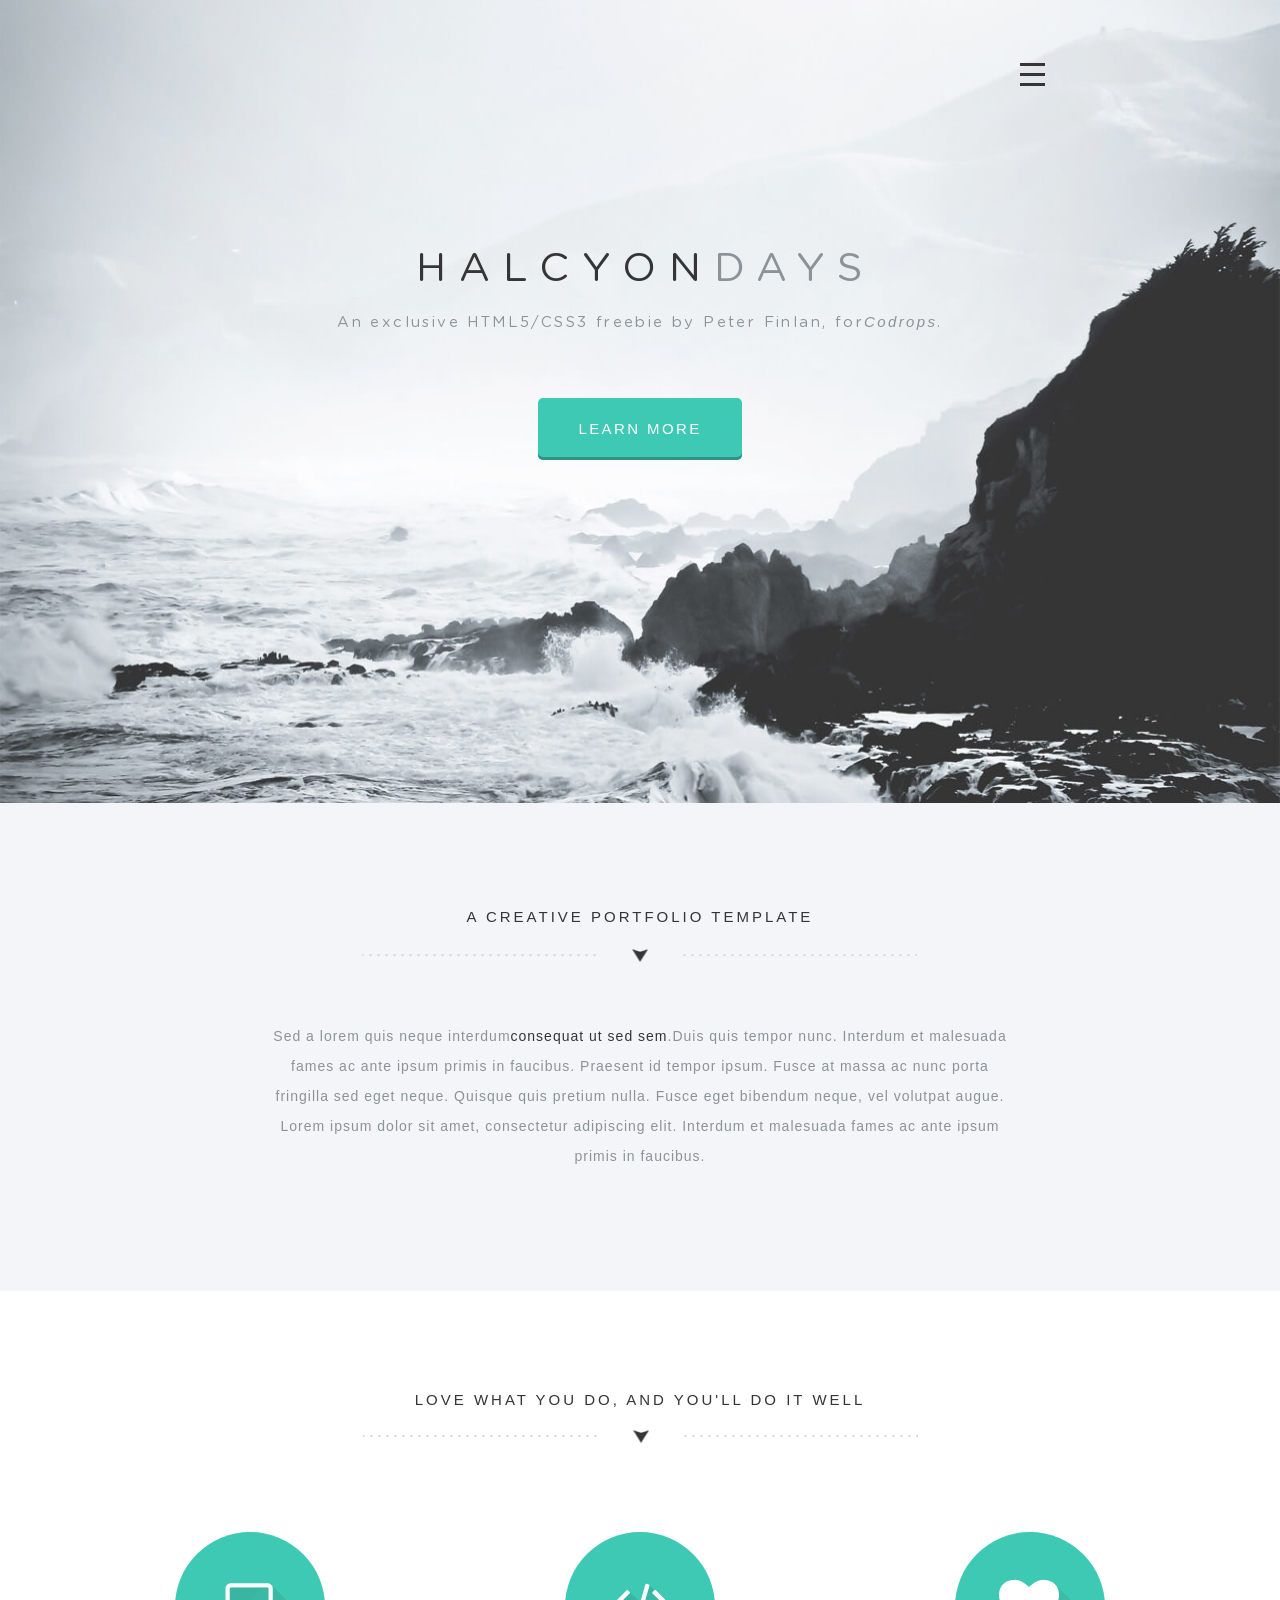
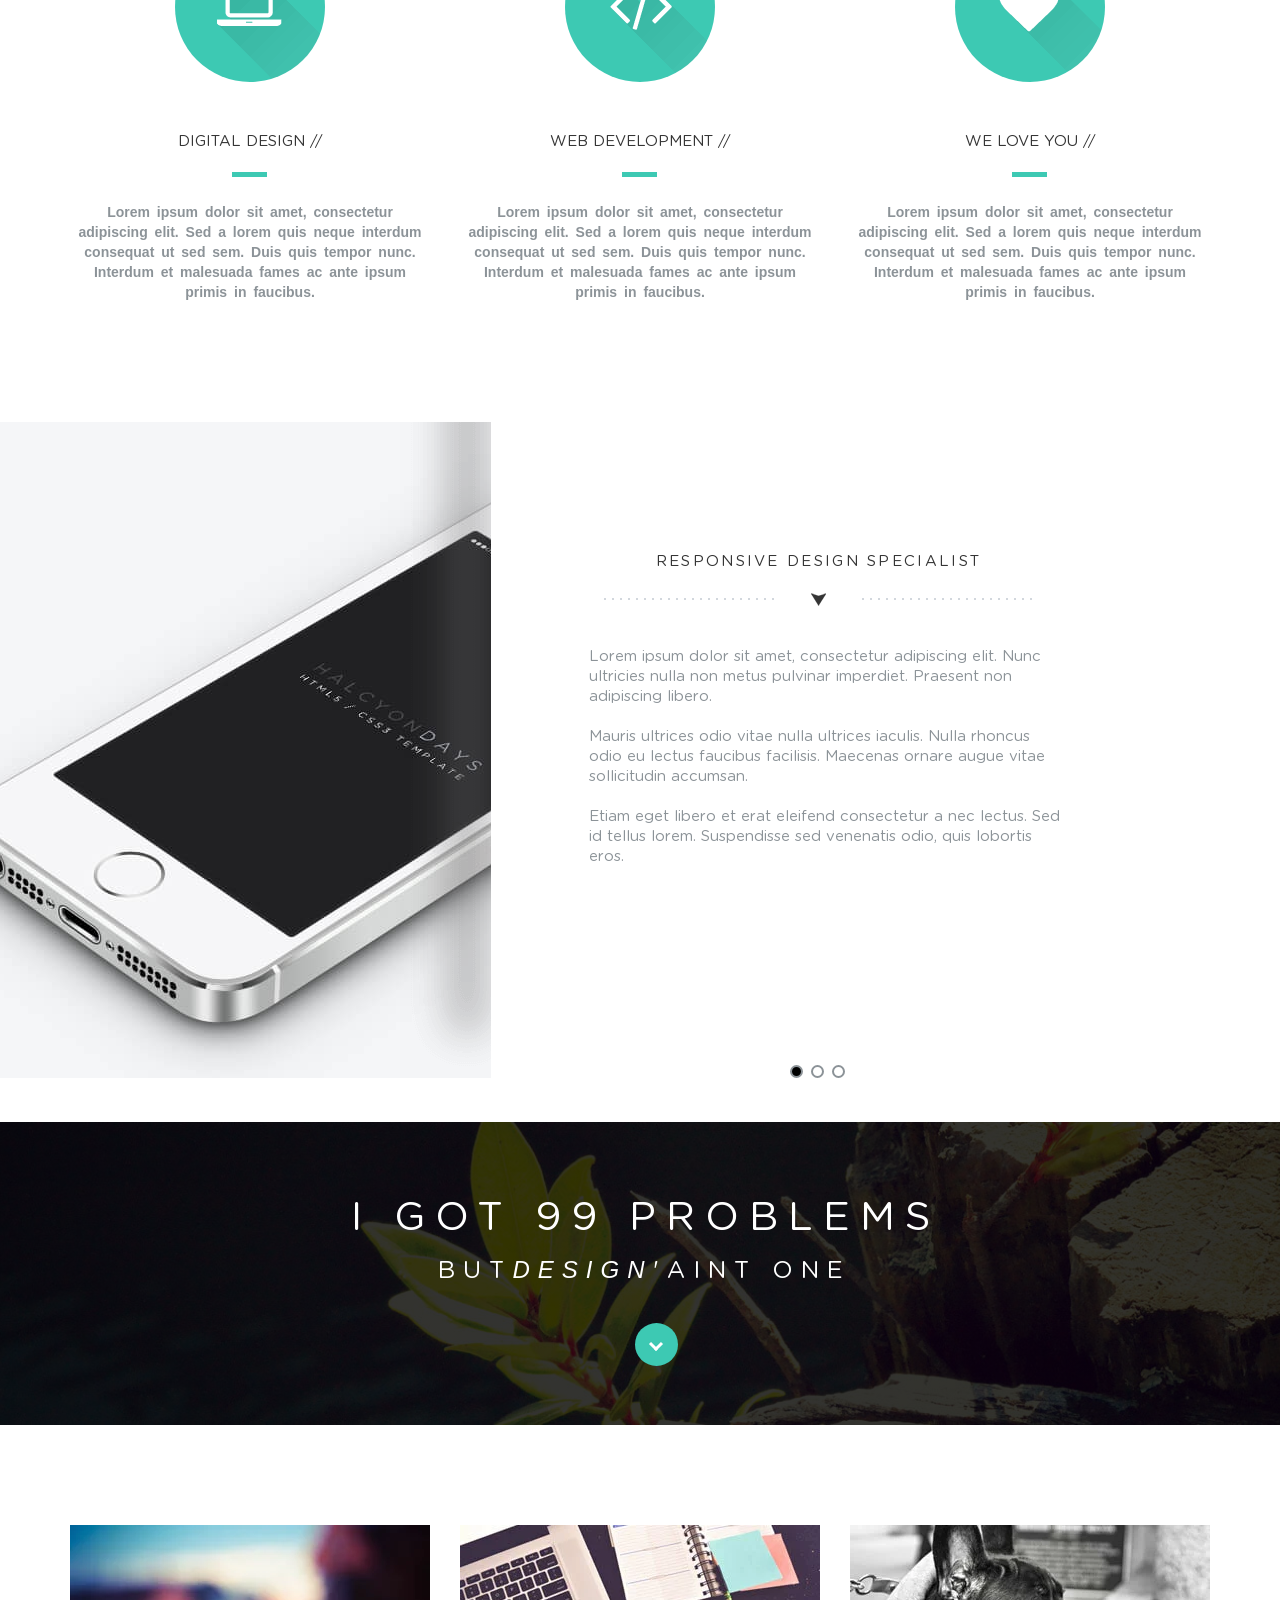
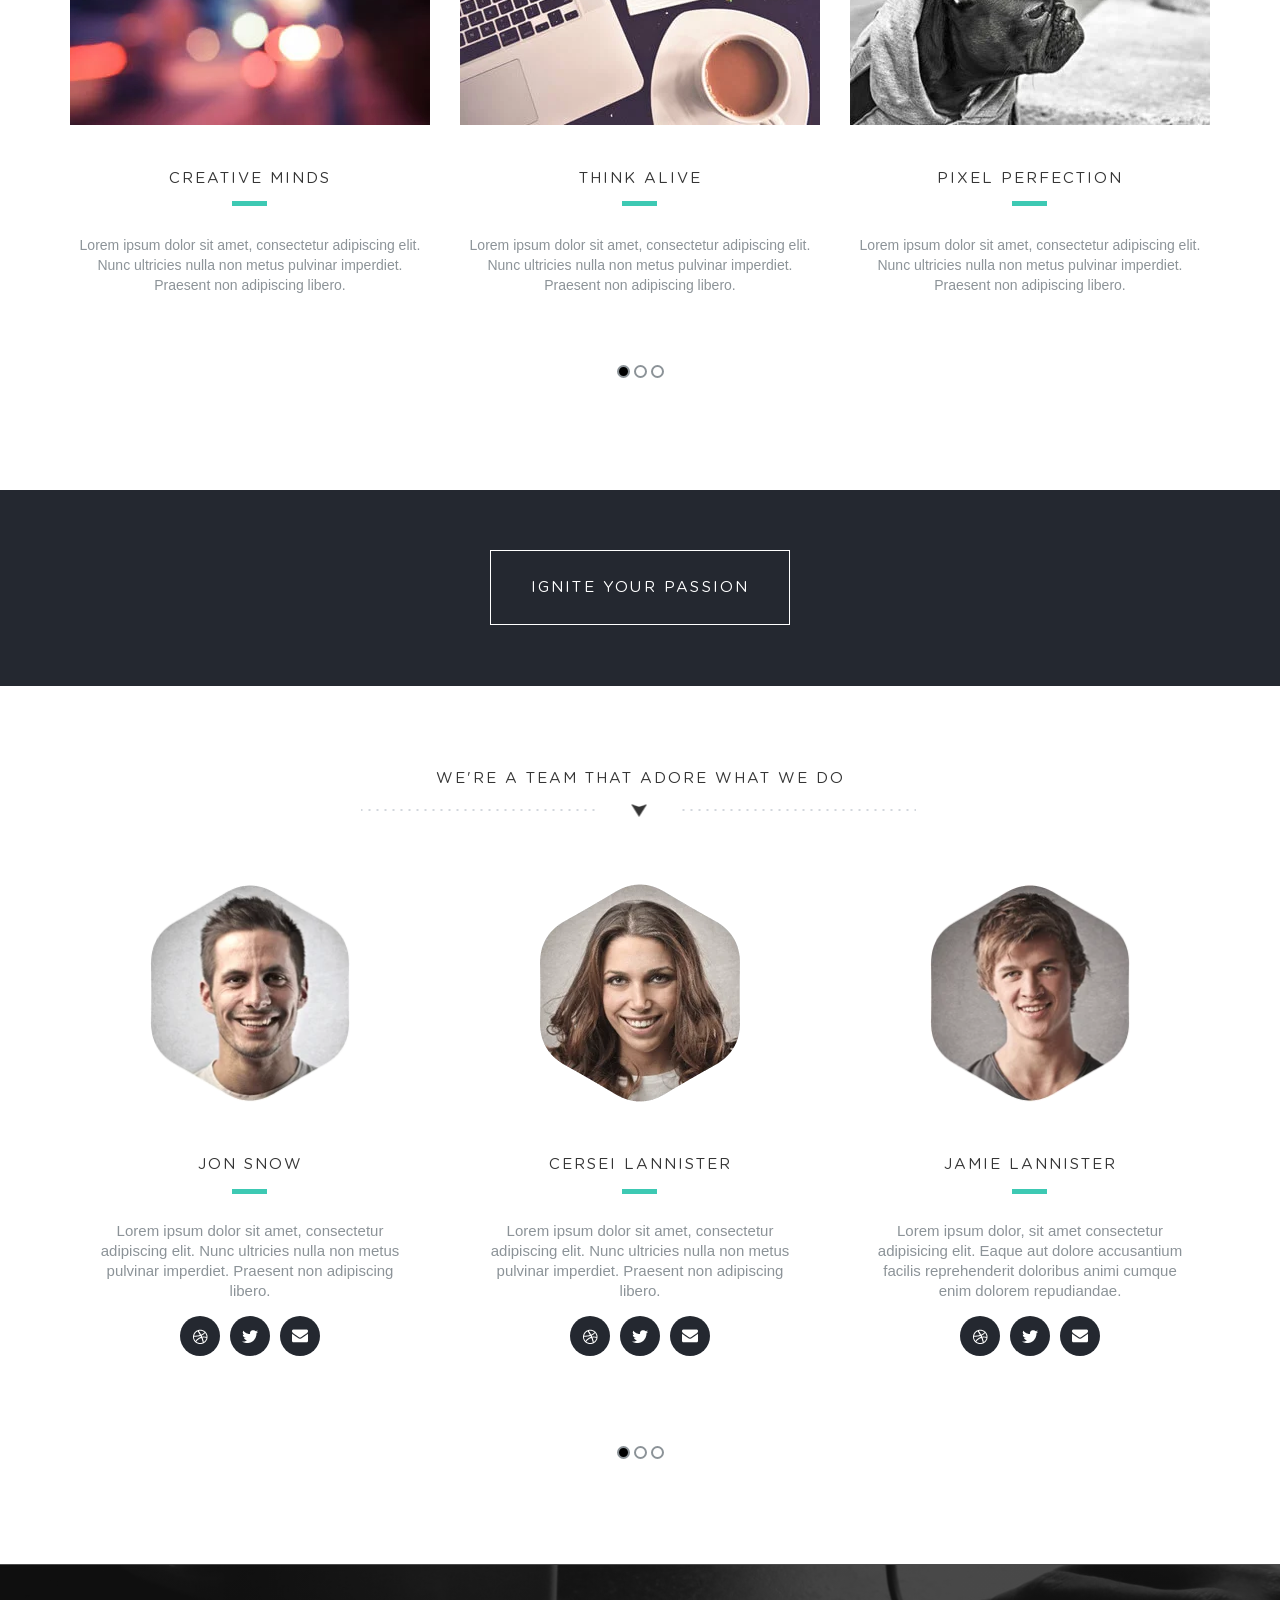
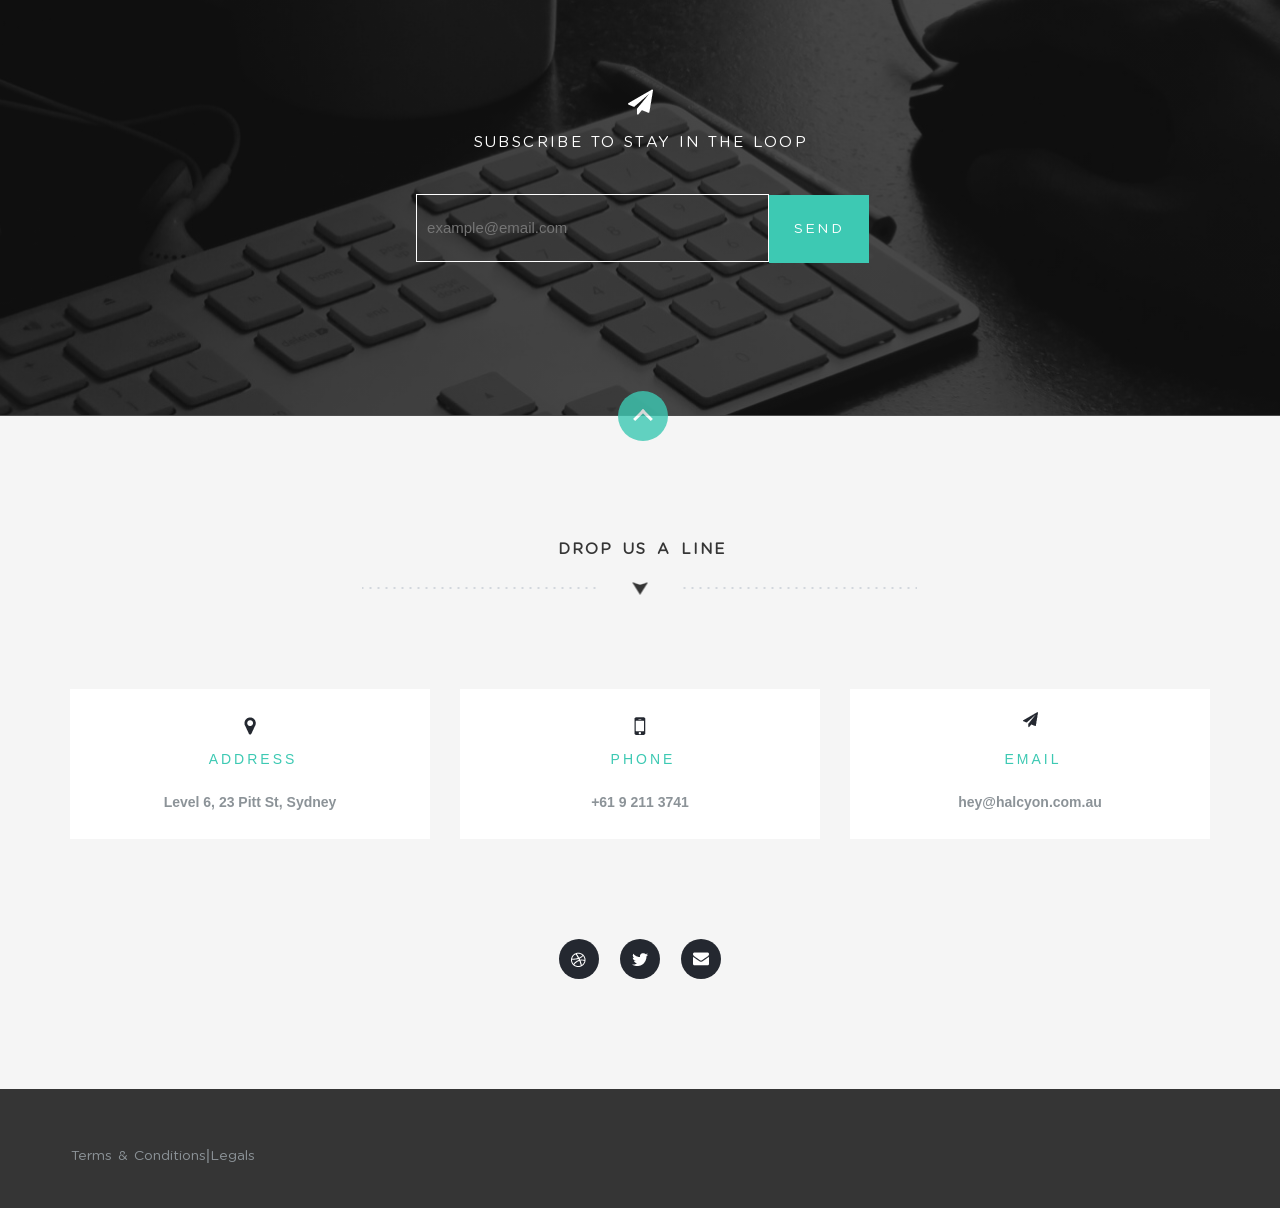
<file: halcyon/index.html>
<!DOCTYPE html><html lang="ru"><head><meta charset="utf-8"><meta name="viewport" content="width=device-width,initial-scale=1"><meta name="description" content=""><link rel="preload" href="fonts/GothamRounded-Medium.woff2" as="font" type="font/woff2" crossorigin="anonymous"><link rel="stylesheet" href="css/style.min.css"><title>halcyon</title></head><body><header class="main-header"><nav class="main-header__menu main-header__menu--active"><button class="main-header__menu-button main-header__menu-button--active" type="button" onclick="window.main.toggleNav()"><span class="main-header__menu-cross main-header__menu-cross--active"><span class="visually-hidden">Меню</span></span></button><ul class="main-header__menu-list main-header__menu-list-active"><li class="main-header__menu-item"><a href="#feature" class="main-header__menu-link">Feature</a></li><li class="main-header__menu-item"><a href="#our-projects" class="main-header__menu-link">Our projects</a></li><li class="main-header__menu-item"><a href="#advantage" class="main-header__menu-link">Advantage</a></li><li class="main-header__menu-item"><a href="#our-teams" class="main-header__menu-link">Our teams</a></li><li class="main-header__menu-item"><a href="#write-to-us" class="main-header__menu-link">Write to us</a></li><li class="main-header__menu-item"><a href="#contacts" class="main-header__menu-link">Contacts</a></li></ul></nav><div class="main-header__promo"><div class="main-header__promo-wrapper"><h1 class="main-header__headline">Halcyon<span class="main-header__headline main-header__headline--grey">Days</span></h1><p class="main-header__descr">An exclusive HTML5/CSS3 freebie by Peter Finlan, for<span class="main-header__descr main-header__descr--italic">Codrops</span>.</p><button class="main-header__button">Learn more</button></div></div><div class="main-header__description"><div class="main-header__description-wrapper"><h2 class="main-header__description-title">A creative portfolio template</h2><p class="main-header__description-text">Sed a lorem quis neque interdum<span class="main-header__description-accent">consequat ut sed sem</span>.Duis quis tempor nunc. Interdum et malesuada fames ac ante ipsum primis in faucibus. Praesent id tempor ipsum. Fusce at massa ac nunc porta fringilla sed eget neque. Quisque quis pretium nulla. Fusce eget bibendum neque, vel volutpat augue. Lorem ipsum dolor sit amet, consectetur adipiscing elit. Interdum et malesuada fames ac ante ipsum primis in faucibus.</p></div></div></header><main class="main-content"><section class="feature" id="feature"><div class="feature-wrapper"><h2 class="feature__headline">Love what you do, and you'll do it well</h2><ul class="feature__list"><li class="feature__item"><h3 class="feature__item-headline feature__item-headline--digital">Digital design //</h3><p class="feature__item-description">Lorem ipsum dolor sit amet, consectetur adipiscing elit. Sed a lorem quis neque interdum consequat ut sed sem. Duis quis tempor nunc. Interdum et malesuada fames ac ante ipsum primis in faucibus.</p></li><li class="feature__item"><h3 class="feature__item-headline feature__item-headline--web">Web development //</h3><p class="feature__item-description">Lorem ipsum dolor sit amet, consectetur adipiscing elit. Sed a lorem quis neque interdum consequat ut sed sem. Duis quis tempor nunc. Interdum et malesuada fames ac ante ipsum primis in faucibus.</p></li><li class="feature__item"><h3 class="feature__item-headline feature__item-headline--love">We love you //</h3><p class="feature__item-description">Lorem ipsum dolor sit amet, consectetur adipiscing elit. Sed a lorem quis neque interdum consequat ut sed sem. Duis quis tempor nunc. Interdum et malesuada fames ac ante ipsum primis in faucibus.</p></li></ul></div></section><section class="slider" id="our-projects"><div class="slider-slides"><div class="slider-slides__group slider-slides__group--active"><h2 class="slide-headline">Responsive design specialist</h2><div class="slide-description"><p class="slide-text">Lorem ipsum dolor sit amet, consectetur adipiscing elit. Nunc ultricies nulla non metus pulvinar imperdiet. Praesent non adipiscing libero.</p><p class="slide-text">Mauris ultrices odio vitae nulla ultrices iaculis. Nulla rhoncus odio eu lectus faucibus facilisis. Maecenas ornare augue vitae sollicitudin accumsan.</p><p class="slide-text">Etiam eget libero et erat eleifend consectetur a nec lectus. Sed id tellus lorem. Suspendisse sed venenatis odio, quis lobortis eros.</p></div></div><div class="slider-slides__group"><h2 class="slide-headline">Responsive design specialist</h2><div class="slide-description"><p class="slide-text">Lorem ipsum dolor sit amet, consectetur adipiscing elit. Nunc ultricies nulla non metus pulvinar imperdiet. Praesent non adipiscing libero.</p><p class="slide-text">Mauris ultrices odio vitae nulla ultrices iaculis. Nulla rhoncus odio eu lectus faucibus facilisis. Maecenas ornare augue vitae sollicitudin accumsan.</p></div></div><div class="slider-slides__group"><h2 class="slide-headline">Responsive design specialist</h2><div class="slide-description"><p class="slide-text">Lorem ipsum dolor sit amet, consectetur adipiscing elit. Nunc ultricies nulla non metus pulvinar imperdiet. Praesent non adipiscing libero.</p></div></div><div class="slide-controls"><button class="slide-btn slide-btn--active" aria-label="Первый слайд" value="0"></button><button class="slide-btn" aria-label="Второй слайд" value="1"></button><button class="slide-btn" aria-label="Третий слайд" value="2"></button></div></div></section><section class="advantage" id="advantage"><div class="advantage__header"><h2 class="advantage__header-headline">I got 99 problems</h2><div class="advantage-overlay"></div><h3 class="advantage__header-subheadline">But<span>design</span>'aint one</h3><a href="#subscribe" class="advantage__header-button"><span class="visually-hidden">Subscribe</span></a></div><div class="advantage__slides"><div class="advantage__group advantage__group--active"><ul class="advantage__list"><li class="advantage__item"><a href="#" class="advantage__link" aria-label="Ссылка на работы"><div class="advantage__image advantage__image--creative"><picture><source type="image/webp" srcset="img/advantage-1.webp"><img src="img/advantage-1.jpg" class="advantage__img" width="360" height="200" alt="Creative"></picture><div class="advantage__img-container"><h4 class="advantage__img__title">View more</h4></div></div></a><h3 class="advantage__title">Creative minds</h3><p class="advantage__description">Lorem ipsum dolor sit amet, consectetur adipiscing elit. Nunc ultricies nulla non metus pulvinar imperdiet. Praesent non adipiscing libero.</p></li><li class="advantage__item"><a href="#" class="advantage__link" aria-label="Ссылка на работы"><div class="advantage__image advantage__image--think"><picture><source type="image/webp" srcset="img/advantage-2.webp"><img src="img/advantage-2.jpg" class="advantage__img" width="360" height="200" alt="Think"></picture><div class="advantage__img-container"><h4 class="advantage__img__title">View more</h4></div></div></a><h3 class="advantage__title">Think alive</h3><p class="advantage__description">Lorem ipsum dolor sit amet, consectetur adipiscing elit. Nunc ultricies nulla non metus pulvinar imperdiet. Praesent non adipiscing libero.</p></li><li class="advantage__item"><a href="#" class="advantage__link" aria-label="Ссылка на работы"><div class="advantage__image advantage__image--pixel"><picture><source type="image/webp" srcset="img/advantage-3.webp"><img src="img/advantage-3.jpg" class="advantage__img" width="360" height="200" alt="Pixel"></picture><div class="advantage__img-container"><h4 class="advantage__img__title">View more</h4></div></div></a><h3 class="advantage__title">Pixel perfection</h3><p class="advantage__description">Lorem ipsum dolor sit amet, consectetur adipiscing elit. Nunc ultricies nulla non metus pulvinar imperdiet. Praesent non adipiscing libero.</p></li></ul></div><div class="advantage__group"><ul class="advantage__list"><li class="advantage__item"><a href="#" class="advantage__link" aria-label="Ссылка на работы"><div class="advantage__image advantage__image--creative"><picture><source type="image/webp" srcset="img/advantage-1.webp"><img src="img/advantage-1.jpg" class="advantage__img" width="360" height="200" alt="Creative"></picture><div class="advantage__img-container"><h4 class="advantage__img__title">View more</h4></div></div></a><h3 class="advantage__title">Creative minds</h3><p class="advantage__description">Lorem ipsum dolor sit amet, consectetur adipiscing elit. Nunc ultricies .</p></li><li class="advantage__item"><a href="#" class="advantage__link" aria-label="Ссылка на работы"><div class="advantage__image advantage__image--think"><picture><source type="image/webp" srcset="img/advantage-2.webp"><img src="img/advantage-2.jpg" class="advantage__img" width="360" height="200" alt="Think"></picture><div class="advantage__img-container"><h4 class="advantage__img__title">View more</h4></div></div></a><h3 class="advantage__title">Think alive</h3><p class="advantage__description">Lorem ipsum dolor sit amet, consectetur adipiscing elit. Nunc ultricies nulla non metus pulvinar imperdiet. Praesent non adipiscing libero.</p></li><li class="advantage__item"><a href="#" class="advantage__link" aria-label="Ссылка на работы"><div class="advantage__image advantage__image--pixel"><picture><source type="image/webp" srcset="img/advantage-3.webp"><img src="img/advantage-3.jpg" class="advantage__img" width="360" height="200" alt="Pixel"></picture><div class="advantage__img-container"><h4 class="advantage__img__title">View more</h4></div></div></a><h3 class="advantage__title">Pixel perfection</h3><p class="advantage__description">Lorem ipsum dolor sit amet, consectetur adipiscing elit. Nunc ultricies nulla non metus pulvinar imperdiet. Praesent non adipiscing libero.</p></li></ul></div><div class="advantage__group"><ul class="advantage__list"><li class="advantage__item"><a href="#" class="advantage__link" aria-label="Ссылка на работы"><div class="advantage__image advantage__image--creative"><picture><source type="image/webp" srcset="img/advantage-1.webp"><img src="img/advantage-1.jpg" class="advantage__img" width="360" height="200" alt="Creative"></picture><div class="advantage__img-container"><h4 class="advantage__img__title">View more</h4></div></div></a><h3 class="advantage__title">Creative minds</h3><p class="advantage__description">Lorem ipsum dolor sit amet, consectetur adipiscing elit. Nunc ultricies nulla non metus pulvinar imperdiet. Praesent non adipiscing libero.</p></li><li class="advantage__item"><a href="#" class="advantage__link" aria-label="Ссылка на работы"><div class="advantage__image advantage__image--think"><picture><source type="image/webp" srcset="img/advantage-2.webp"><img src="img/advantage-2.jpg" class="advantage__img" width="360" height="200" alt="Think"></picture><div class="advantage__img-container"><h4 class="advantage__img__title">View more</h4></div></div></a><h3 class="advantage__title">Think alive</h3><p class="advantage__description">Lorem ipsum dolor sit amet, consectetur adipiscing elit. Nunc ultricies nulla non metus pulvinar imperdiet. Praesent non adipiscing libero.</p></li><li class="advantage__item"><a href="#" class="advantage__link" aria-label="Ссылка на работы"><div class="advantage__image advantage__image--pixel"><picture><source type="image/webp" srcset="img/advantage-3.webp"><img src="img/advantage-3.jpg" class="advantage__img" width="360" height="200" alt="Pixel"></picture><div class="advantage__img-container"><h4 class="advantage__img__title">View more</h4></div></div></a><h3 class="advantage__title">Pixel perfection</h3><p class="advantage__description">Lorem ipsum dolor sit amet, consectetur adipiscing elit. Nunc ultricies nulla non metus pulvinar imperdiet. Praesent non adipiscing libero.</p></li></ul></div><div class="advantage-controls"><button class="advantage-controls-btn slide-btn slide-btn--active" aria-label="Первая страница с преимуществами" value="0"></button><button class="advantage-controls-btn slide-btn" aria-label="Вторая страница с преимуществами" value="1"></button><button class="advantage-controls-btn slide-btn" aria-label="Третья страница с преимуществами" value="2"></button></div></div><div class="advantage__button-wrapper"><a href="#" class="advantage__button" aria-label="Узнать больше">Ignite your passion</a></div></section><section class="our-teams" id="our-teams"><div class="our-teams-wrapper"><h2 class="our-teams__headline">We're a team that adore what we do</h2><div class="our-teams__slides"><div class="our-teams__group our-teams__group--active"><ul class="our-teams__list"><li class="our-teams__item our-teams__item--dribbble"><picture><source type="image/webp" srcset="img/jon.webp"><img src="img/jon.png" class="our-teams__image" width="200" height="217" alt="Jon Snow"></picture><h3 class="our-teams__title">Jon Snow</h3><p class="our-teams__description">Lorem ipsum dolor sit amet, consectetur adipiscing elit. Nunc ultricies nulla non metus pulvinar imperdiet. Praesent non adipiscing libero.</p><ul class="our-teams__social-list"><li class="our-teams__social-item our-teams__social-item--dribbble" tabindex="0"><a href="" class="our-teams__link our-teams__link--dribbble"><span class="visually-hidden">Dribbble</span></a></li><li class="our-teams__social-item our-teams__social-item--twitter" tabindex="0"><a href="" class="our-teams__link our-teams__link--twitter"><span class="visually-hidden">Twitter</span></a></li><li class="our-teams__social-item our-teams__social-item--email" tabindex="0"><a href="" class="our-teams__link our-teams__link--email"><span class="visually-hidden">Goggle mails</span></a></li></ul></li><li class="our-teams__item"><picture><source type="image/webp" srcset="img/cersei.webp"><img src="img/cersei.png" class="our-teams__image" width="200" height="217" alt="Cersei Lannister"></picture><h3 class="our-teams__title">Cersei Lannister</h3><p class="our-teams__description">Lorem ipsum dolor sit amet, consectetur adipiscing elit. Nunc ultricies nulla non metus pulvinar imperdiet. Praesent non adipiscing libero.</p><ul class="our-teams__social-list"><li class="our-teams__social-item our-teams__social-item--dribbble" tabindex="0"><a href="" class="our-teams__link our-teams__link--dribbble"><span class="visually-hidden">Dribbble</span></a></li><li class="our-teams__social-item our-teams__social-item--twitter" tabindex="0"><a href="" class="our-teams__link our-teams__link--twitter"><span class="visually-hidden">Twitter</span></a></li><li class="our-teams__social-item our-teams__social-item--email" tabindex="0"><a href="" class="our-teams__link our-teams__link--email"><span class="visually-hidden">Goggle mails</span></a></li></ul></li><li class="our-teams__item"><picture><source type="image/webp" srcset="img/jamie.webp"><img src="img/jamie.png" class="our-teams__image" width="200" height="217" alt="Jamie Lannister"></picture><h3 class="our-teams__title">Jamie Lannister</h3><p class="our-teams__description">Lorem ipsum dolor, sit amet consectetur adipisicing elit. Eaque aut dolore accusantium facilis reprehenderit doloribus animi cumque enim dolorem repudiandae.</p><ul class="our-teams__social-list"><li class="our-teams__social-item our-teams__social-item--dribbble" tabindex="0"><a href="" class="our-teams__link our-teams__link--dribbble"><span class="visually-hidden">Dribbble</span></a></li><li class="our-teams__social-item our-teams__social-item--twitter" tabindex="0"><a href="" class="our-teams__link our-teams__link--twitter"><span class="visually-hidden">Twitter</span></a></li><li class="our-teams__social-item our-teams__social-item--email" tabindex="0"><a href="" class="our-teams__link our-teams__link--email"><span class="visually-hidden">Goggle mails</span></a></li></ul></li></ul></div><div class="our-teams__group"><ul class="our-teams__list"><li class="our-teams__item our-teams__item--dribbble"><picture><source type="image/webp" srcset="img/jon.webp"><img src="img/jon.png" class="our-teams__image" width="200" height="217" alt="Jon Snow"></picture><h3 class="our-teams__title">Jon Snow</h3><p class="our-teams__description">Lorem ipsum dolor sit amet, consectetur adipiscing elit. Nunc ultricies nulla non metus pulvinar imperdiet. Praesent non adipiscing libero.</p><ul class="our-teams__social-list"><li class="our-teams__social-item our-teams__social-item--dribbble" tabindex="0"><a href="" class="our-teams__link our-teams__link--dribbble"><span class="visually-hidden">Dribbble</span></a></li><li class="our-teams__social-item our-teams__social-item--twitter" tabindex="0"><a href="" class="our-teams__link our-teams__link--twitter"><span class="visually-hidden">Twitter</span></a></li><li class="our-teams__social-item our-teams__social-item--email" tabindex="0"><a href="" class="our-teams__link our-teams__link--email"><span class="visually-hidden">Goggle mails</span></a></li></ul></li><li class="our-teams__item"><picture><source type="image/webp" srcset="img/cersei.webp"><img src="img/cersei.png" class="our-teams__image" width="200" height="217" alt="Cersei Lannister"></picture><h3 class="our-teams__title">Cersei Lannister</h3><p class="our-teams__description">Lorem ipsum dolor sit amet, consectetur adipiscing elit. Nunc ultricies nulla non metus pulvinar imperdiet. Praesent non adipiscing libero.</p><ul class="our-teams__social-list"><li class="our-teams__social-item our-teams__social-item--dribbble" tabindex="0"><a href="" class="our-teams__link our-teams__link--dribbble"><span class="visually-hidden">Dribbble</span></a></li><li class="our-teams__social-item our-teams__social-item--twitter" tabindex="0"><a href="" class="our-teams__link our-teams__link--twitter"><span class="visually-hidden">Twitter</span></a></li><li class="our-teams__social-item our-teams__social-item--email" tabindex="0"><a href="" class="our-teams__link our-teams__link--email"><span class="visually-hidden">Goggle mails</span></a></li></ul></li><li class="our-teams__item"><picture><source type="image/webp" srcset="img/jamie.webp"><img src="img/jamie.png" class="our-teams__image" width="200" height="217" alt="Jamie Lannister"></picture><h3 class="our-teams__title">Jamie Lannister</h3><p class="our-teams__description">Lorem ipsum dolor, sit amet consectetur adipisicing elit. Eaque aut dolore accusantium facilis reprehenderit doloribus animi cumque enim dolorem repudiandae.</p><ul class="our-teams__social-list"><li class="our-teams__social-item our-teams__social-item--dribbble" tabindex="0"><a href="" class="our-teams__link our-teams__link--dribbble"><span class="visually-hidden">Dribbble</span></a></li><li class="our-teams__social-item our-teams__social-item--twitter" tabindex="0"><a href="" class="our-teams__link our-teams__link--twitter"><span class="visually-hidden">Twitter</span></a></li><li class="our-teams__social-item our-teams__social-item--email" tabindex="0"><a href="" class="our-teams__link our-teams__link--email"><span class="visually-hidden">Goggle mails</span></a></li></ul></li></ul></div><div class="our-teams__group"><ul class="our-teams__list"><li class="our-teams__item our-teams__item--dribbble"><picture><source type="image/webp" srcset="img/jon.webp"><img src="img/jon.png" class="our-teams__image" width="200" height="217" alt="Jon Snow"></picture><h3 class="our-teams__title">Jon Snow</h3><p class="our-teams__description">Lorem ipsum dolor sit amet, consectetur adipiscing elit. Nunc ultricies nulla non metus pulvinar imperdiet. Praesent non adipiscing libero.</p><ul class="our-teams__social-list"><li class="our-teams__social-item our-teams__social-item--dribbble" tabindex="0"><a href="" class="our-teams__link our-teams__link--dribbble"><span class="visually-hidden">Dribbble</span></a></li><li class="our-teams__social-item our-teams__social-item--twitter" tabindex="0"><a href="" class="our-teams__link our-teams__link--twitter"><span class="visually-hidden">Twitter</span></a></li><li class="our-teams__social-item our-teams__social-item--email" tabindex="0"><a href="" class="our-teams__link our-teams__link--email"><span class="visually-hidden">Goggle mails</span></a></li></ul></li><li class="our-teams__item"><picture><source type="image/webp" srcset="img/cersei.webp"><img src="img/cersei.png" class="our-teams__image" width="200" height="217" alt="Cersei Lannister"></picture><h3 class="our-teams__title">Cersei Lannister</h3><p class="our-teams__description">Lorem ipsum dolor sit amet, consectetur adipiscing elit. Nunc ultricies nulla non metus pulvinar imperdiet. Praesent non adipiscing libero.</p><ul class="our-teams__social-list"><li class="our-teams__social-item our-teams__social-item--dribbble" tabindex="0"><a href="" class="our-teams__link our-teams__link--dribbble"><span class="visually-hidden">Dribbble</span></a></li><li class="our-teams__social-item our-teams__social-item--twitter" tabindex="0"><a href="" class="our-teams__link our-teams__link--twitter"><span class="visually-hidden">Twitter</span></a></li><li class="our-teams__social-item our-teams__social-item--email" tabindex="0"><a href="" class="our-teams__link our-teams__link--email"><span class="visually-hidden">Goggle mails</span></a></li></ul></li><li class="our-teams__item"><picture><source type="image/webp" srcset="img/jamie.webp"><img src="img/jamie.png" class="our-teams__image" width="200" height="217" alt="Jamie Lannister"></picture><h3 class="our-teams__title">Jamie Lannister</h3><p class="our-teams__description">Lorem ipsum dolor, sit amet consectetur adipisicing elit. Eaque aut dolore accusantium facilis reprehenderit doloribus animi cumque enim dolorem repudiandae.</p><ul class="our-teams__social-list"><li class="our-teams__social-item our-teams__social-item--dribbble" tabindex="0"><a href="" class="our-teams__link our-teams__link--dribbble"><span class="visually-hidden">Dribbble</span></a></li><li class="our-teams__social-item our-teams__social-item--twitter" tabindex="0"><a href="" class="our-teams__link our-teams__link--twitter"><span class="visually-hidden">Twitter</span></a></li><li class="our-teams__social-item our-teams__social-item--email" tabindex="0"><a href="" class="our-teams__link our-teams__link--email"><span class="visually-hidden">Goggle mails</span></a></li></ul></li></ul></div><div class="our-teams-controls"><button class="our-teams-controls-btn slide-btn slide-btn--active" aria-label="Первая страница" value="0"></button><button class="our-teams-controls-btn slide-btn" aria-label="Вторая страница" value="1"></button><button class="our-teams-controls-btn slide-btn" aria-label="Третья страница" value="2"></button></div></div></div></section><section class="subscribe subscribe--overlay" id="write-to-us"><a id="subscribe"><span class="visually-hidden">Scroll up</span></a><form class="subscribe__form" action="https://echo.htmlacademy.ru" method="post"><h2 class="subscribe__headline">Subscribe to stay in the loop</h2><label class="subscribe__label" for="form-subscribe"><span class="visually-hidden">Subscribe</span></label><input class="subscribe__input" id="form-subscribe" type="email" title="Ваш email-адрес" placeholder="example@email.com"><button class="subscribe__button-send" type="submit" title="Подписаться">Send</button><a href="#subscribe" class="subscribe__button"><span class="visually-hidden">Subscribe</span></a></form></section><section class="contacts" id="contacts"><div class="contacts-wrapper"><h2 class="contacts__headline">Drop us a line</h2><ul class="contacts__list"><li class="contacts__item"><h3 class="contacts__title contacts__title--address">Address</h3><p class="contacts__description">Level 6, 23 Pitt St, Sydney</p></li><li class="contacts__item"><h3 class="contacts__title contacts__title--phone">Phone</h3><p class="contacts__description">+61 9 211 3741</p></li><li class="contacts__item"><h3 class="contacts__title contacts__title--email">Email</h3><p class="contacts__description">hey@halcyon.com.au</p></li></ul><ul class="contacts__social-list"><li class="contacts__social-item contacts__social-item--dribbble" tabindex="0"><a class="contacts__social-link" href="#"><span class="visually-hidden">Dribbble</span></a></li><li class="contacts__social-item contacts__social-item--twitter" tabindex="0"><a class="contacts__social-link" href="#"><span class="visually-hidden">Twitter</span></a></li><li class="contacts__social-item contacts__social-item--email" tabindex="0"><a class="contacts__social-link" href="#"><span class="visually-hidden">Goggle mail</span></a></li></ul></div></section></main><footer class="main-footer"><div class="main-footer__wrapper"><a class="main-footer__copyright" href="#">Terms & Conditions</a><span class="main-footer__divide">|</span><a class="main-footer__legals" href="#">Legals</a></div></footer><script src="js/main.min.js"></script></body></html>
</file>
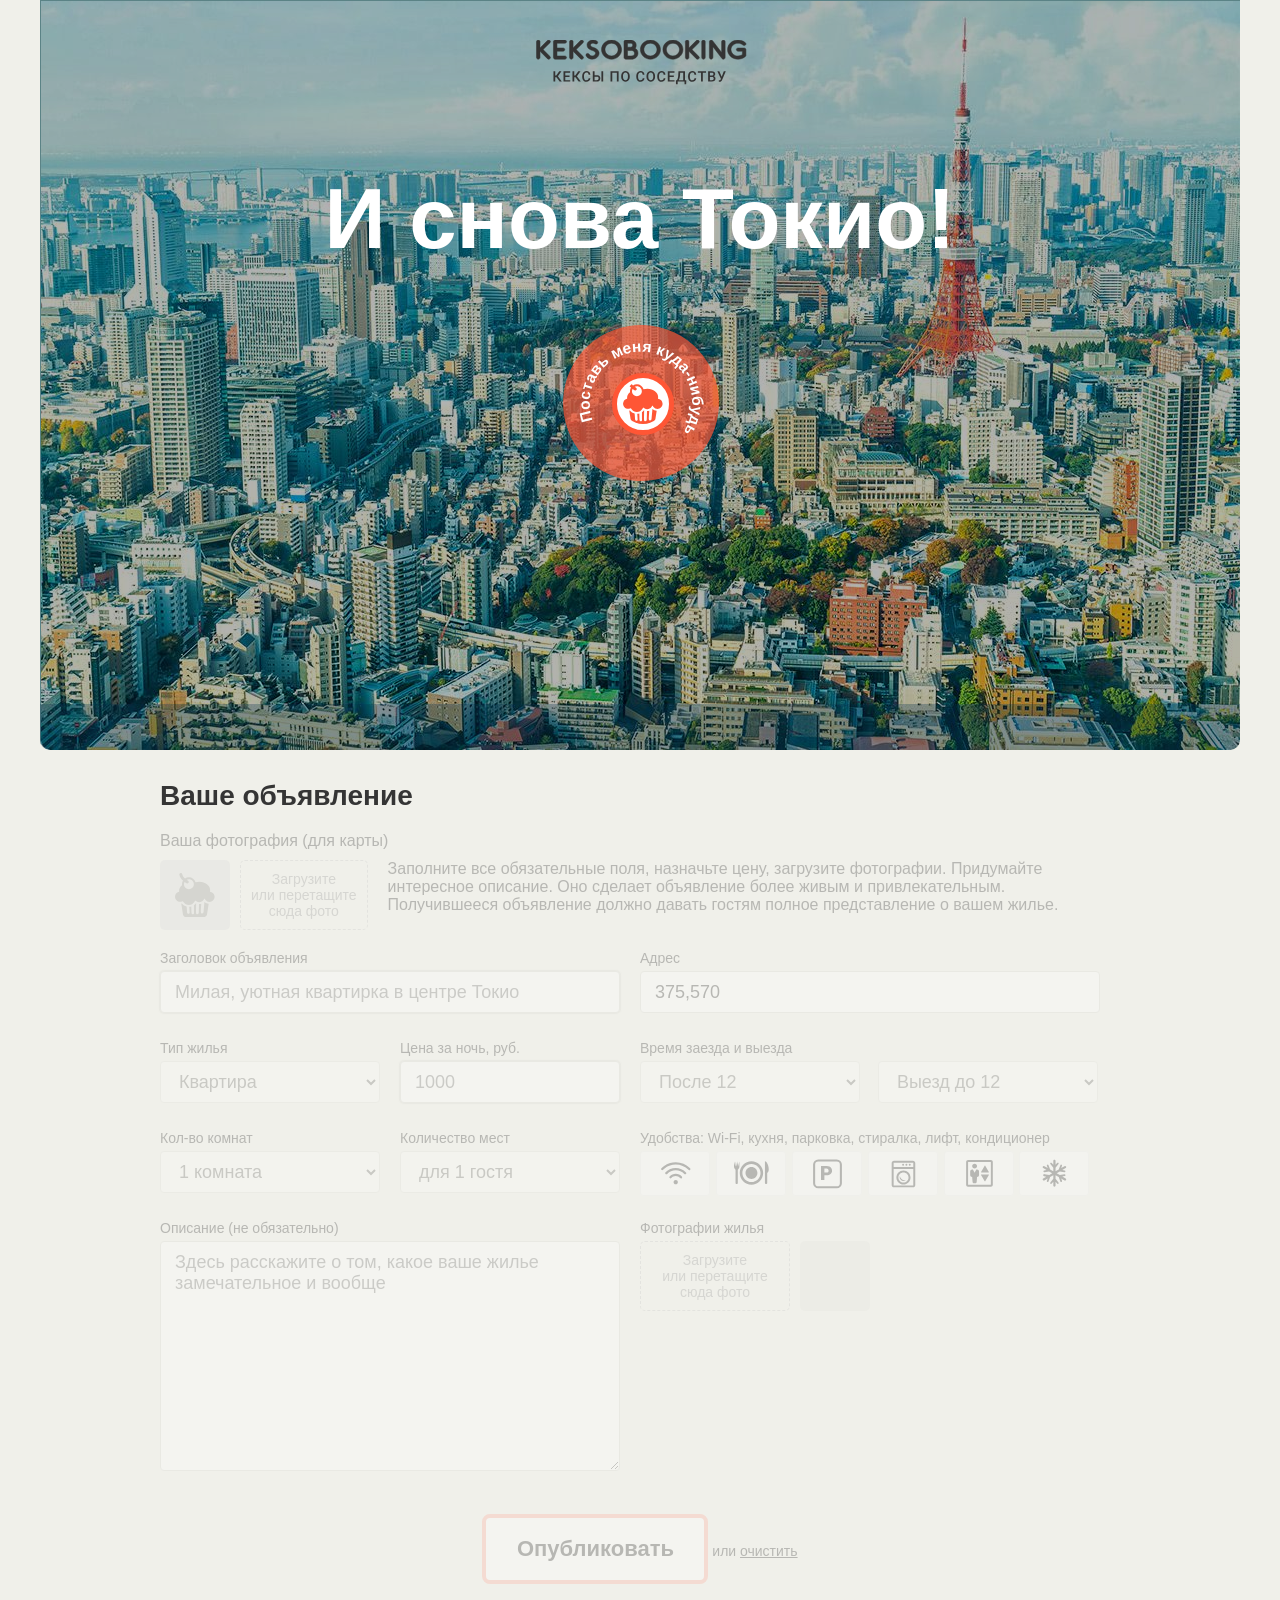
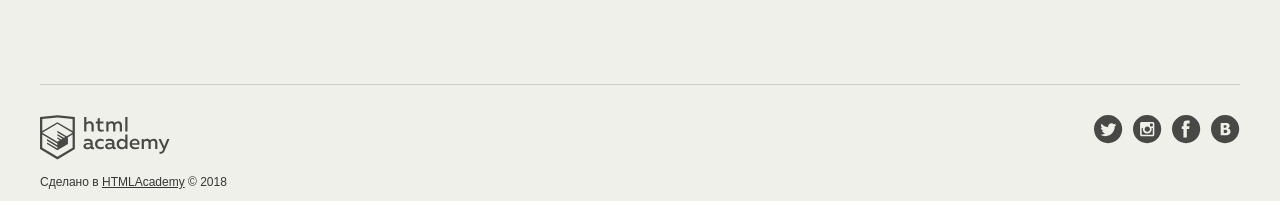
<file: keksobooking_js/index.html>
<!DOCTYPE html>
<html lang="ru">
<head>
  <meta charset="utf-8">
  <link rel="stylesheet" href="css/normalize.css">
  <link rel="stylesheet" href="css/style.css">
  <link rel="shortcut icon" href="favicon.ico" type="image/x-icon">
  <title>Кексобукинг</title>
</head>
<body>

  <main>
    <div class="promo">
      <h1 class="promo__title visually-hidden">Keksobooking. Кексы по соседству</h1>
      <img src="img/keksobooking.svg" alt="Keksobooking. Кексы по соседству" width="215" height="45">
    </div>

    <!-- Карта объявлений -->
    <section class="map map--faded">

      <!-- Метки объявлений -->
      <div class="map__pins">
        <div class="map__overlay">
          <h2 class="map__title">И снова Токио!</h2>
        </div>
        <button class="map__pin map__pin--main" style="left: 570px; top: 375px;">
          <img src="img/muffin-red.svg" width="40" height="44" draggable="false" alt="Метка объявления">
          <svg viewBox="0 0 70 70" width="156" height="156" aria-label="Метка для поиска жилья">
            <defs>
              <path d="M35,35m-23,0a23,23 0 1,1 46,0a23,23 0 1,1 -46,0" id="tophalf" />
            </defs>
            <ellipse cx="35" cy="35" rx="35" ry="35" fill="rgba(255, 86, 53, 0.7)" />
            <text><textPath xlink:href="#tophalf" startOffset="0">Поставь меня куда-нибудь</textPath></text>
          </svg>
        </button>
      </div>

      <!-- Фильтрация объявлений -->
      <div class="map__filters-container">
        <form action="#" class="map__filters" autocomplete="off">
          <select name="housing-type" id="housing-type" class="map__filter">
            <option value="any" selected>Любой тип жилья</option>
            <option value="palace">Дворец</option>
            <option value="flat">Квартира</option>
            <option value="house">Дом</option>
            <option value="bungalo">Бунгало</option>
          </select>
          <select name="housing-price" id="housing-price" class="map__filter">
            <option value="any" selected>Любая</option>
            <option value="middle">10000 - 50000&#x20bd;</option>
            <option value="low">до 10000&#x20bd;</option>
            <option value="high">от 50000&#x20bd;</option>
          </select>
          <select name="housing-rooms" id="housing-rooms" class="map__filter">
            <option value="any" selected>Любое число комнат</option>
            <option value="1">Одна комната</option>
            <option value="2">Две комнаты</option>
            <option value="3">Три комнаты</option>
          </select>
          <select name="housing-guests" id="housing-guests" class="map__filter">
            <option value="any" selected>Любое число гостей</option>
            <option value="2">Два гостя</option>
            <option value="1">Один гость</option>
            <option value="0">Не для гостей</option>
          </select>
          <fieldset id="housing-features" class="map__features">
            <input type="checkbox" name="features" value="wifi" id="filter-wifi" class="map__checkbox visually-hidden">
            <label class="map__feature map__feature--wifi" for="filter-wifi">Wi-Fi</label>
            <input type="checkbox" name="features" value="dishwasher" id="filter-dishwasher" class="map__checkbox visually-hidden">
            <label class="map__feature map__feature--dishwasher" for="filter-dishwasher">Посудомоечная машина</label>
            <input type="checkbox" name="features" value="parking" id="filter-parking" class="map__checkbox visually-hidden">
            <label class="map__feature map__feature--parking" for="filter-parking">Парковка</label>
            <input type="checkbox" name="features" value="washer" id="filter-washer" class="map__checkbox visually-hidden">
            <label class="map__feature map__feature--washer" for="filter-washer">Стиральная машина</label>
            <input type="checkbox" name="features" value="elevator" id="filter-elevator" class="map__checkbox visually-hidden">
            <label class="map__feature map__feature--elevator" for="filter-elevator">Лифт</label>
            <input type="checkbox" name="features" value="conditioner" id="filter-conditioner" class="map__checkbox visually-hidden">
            <label class="map__feature map__feature--conditioner" for="filter-conditioner">Кондиционер</label>
           </fieldset>
        </form>
      </div>
    </section>

    <!-- Форма объявления -->
    <section class="notice">
      <h2 class="notice__title">Ваше объявление</h2>
      <form class="ad-form ad-form--disabled" method="post" enctype="multipart/form-data" autocomplete="off" action="https://js.dump.academy/keksobooking">
        <fieldset class="ad-form-header">
          <legend class="ad-form-header__title">Ваша фотография (для карты)</legend>
          <div class="ad-form-header__upload">
            <div class="ad-form-header__preview">
              <img src="img/muffin-grey.svg" alt="Аватар пользователя" width="40" height="44">
            </div>
            <div class="ad-form__field">
              <input type="file" id="avatar" name="avatar" class="ad-form-header__input visually-hidden">
              <label class="ad-form-header__drop-zone" for="avatar">Загрузите или&nbsp;перетащите сюда фото</label>
            </div>
            <p class="ad-form-header__info">Заполните все обязательные поля, назначьте цену, загрузите фотографии. Придумайте интересное описание. Оно сделает объявление более живым и привлекательным. Получившееся объявление должно давать гостям полное представление о вашем жилье.</p>
          </div>
        </fieldset>
        <fieldset class="ad-form__element ad-form__element--wide">
          <label class="ad-form__label" for="title">Заголовок объявления</label>
          <input id="title" name="title" type="text" placeholder="Милая, уютная квартирка в центре Токио" minlength="30" maxlength="100" required>
        </fieldset>
        <fieldset class="ad-form__element ad-form__element--wide">
          <label class="ad-form__label" for="address">Адрес</label>
          <input id="address" name="address" type="text" readonly>
        </fieldset>
        <fieldset class="ad-form__element">
          <label class="ad-form__label" for="type">Тип жилья</label>
          <select id="type" name="type">
            <option value="bungalo">Бунгало</option>
            <option value="flat" selected>Квартира</option>
            <option value="house">Дом</option>
            <option value="palace">Дворец</option>
          </select>
        </fieldset>
        <fieldset class="ad-form__element">
          <label class="ad-form__label" for="price">Цена за ночь, руб.</label>
          <input id="price" name="price" type="number" placeholder="1000" min="0" max="1000000" required>
        </fieldset>
        <fieldset class="ad-form__element ad-form__element--time">
          <label class="ad-form__label" for="timein">Время заезда и выезда</label>
          <select id="timein" name="timein">
            <option value="12:00" selected>После 12</option>
            <option value="13:00">После 13</option>
            <option value="14:00">После 14</option>
          </select>
          <select id="timeout" name="timeout" title="Time to go out">
            <option value="12:00" selected>Выезд до 12</option>
            <option value="13:00">Выезд до 13</option>
            <option value="14:00">Выезд до 14</option>
          </select>
        </fieldset>
        <fieldset class="ad-form__element">
          <label class="ad-form__label" for="room_number">Кол-во комнат</label>
          <select id="room_number" name="rooms">
            <option value="1" selected>1 комната</option>
            <option value="2">2 комнаты</option>
            <option value="3">3 комнаты</option>
            <option value="100">100 комнат</option>
          </select>
        </fieldset>
        <fieldset class="ad-form__element">
          <label class="ad-form__label" for="capacity">Количество мест</label>
          <select id="capacity" name="capacity">
            <option value="3">для 3 гостей</option>
            <option value="2">для 2 гостей</option>
            <option value="1" selected>для 1 гостя</option>
            <option value="0">не для гостей</option>
          </select>
        </fieldset>
        <fieldset class="ad-form__element ad-form__element--wide features">
          <legend>Удобства: Wi-Fi, кухня, парковка, стиралка, лифт, кондиционер</legend>
          <input type="checkbox" name="features" value="wifi" id="feature-wifi" class="feature__checkbox visually-hidden">
          <label class="feature feature--wifi" for="feature-wifi">Wi-Fi</label>
          <input type="checkbox" name="features" value="dishwasher" id="feature-dishwasher" class="feature__checkbox visually-hidden">
          <label class="feature feature--dishwasher" for="feature-dishwasher">Посудомоечная машина</label>
          <input type="checkbox" name="features" value="parking" id="feature-parking" class="feature__checkbox visually-hidden">
          <label class="feature feature--parking" for="feature-parking">Парковка</label>
          <input type="checkbox" name="features" value="washer" id="feature-washer" class="feature__checkbox visually-hidden">
          <label class="feature feature--washer" for="feature-washer">Стиральная машина</label>
          <input type="checkbox" name="features" value="elevator" id="feature-elevator" class="feature__checkbox visually-hidden">
          <label class="feature feature--elevator" for="feature-elevator">Лифт</label>
          <input type="checkbox" name="features" value="conditioner" id="feature-conditioner" class="feature__checkbox visually-hidden">
          <label class="feature feature--conditioner" for="feature-conditioner">Кондиционер</label>
        </fieldset>
        <fieldset class="ad-form__element ad-form__element--wide">
          <label class="ad-form__label" for="description">Описание (не обязательно)</label>
          <textarea id="description" name="description" placeholder="Здесь расскажите о том, какое ваше жилье замечательное и вообще"></textarea>
        </fieldset>
        <fieldset class="ad-form__element ad-form__element--wide">
          <label class="ad-form__label">Фотографии жилья</label>
          <div class="ad-form__photo-container">
            <div class="ad-form__upload">
              <input type="file" id="images" name="images" class="ad-form__input visually-hidden">
              <label for="images" class="ad-form__drop-zone">Загрузите или&nbsp;перетащите сюда фото</label>
            </div>
            <div class="ad-form__photo"></div>
          </div>
        </fieldset>
        <fieldset class="ad-form__element ad-form__element--submit">
          <button class="ad-form__submit" type="submit">Опубликовать</button>
          или <button class="ad-form__reset" type="reset">очистить</button>
        </fieldset>
      </form>
    </section>
  </main>

  <footer class="footer container">
    <div class="footer__copyright copyright">
      <a class="copyright__link copyright__link--image" href="https://htmlacademy.ru/intensive/javascript">
        <img src="img/htmla-logo.svg" width="130" height="45" alt="HTML Academy" class="copyright__logo">
      </a>
      <p>Сделано в <a class="copyright__link copyright__link--text" href="https://htmlacademy.ru/intensive/javascript">HTMLAcademy</a> &copy; 2018</p>
    </div>
    <ul class="footer__contacts contacts">
      <li><a href="https://twitter.com/htmlacademy_ru" class="contacts__link contacts__link--twitter">Twitter</a></li>
      <li><a href="https://www.instagram.com/htmlacademy/" class="contacts__link contacts__link--instagram">Instagtam</a></li>
      <li><a href="https://www.facebook.com/htmlacademy" class="contacts__link contacts__link--facebook">Facebook</a></li>
      <li><a href="https://vk.com/htmlacademy" class="contacts__link contacts__link--vk">VK</a></li>
    </ul>
  </footer>

  <!-- Модальное окно с информацией об объявлении -->
  <template id="card">
    <article class="map__card popup">
      <img src="img/avatars/user01.png" class="popup__avatar" width="70" height="70" alt="Аватар пользователя">
      <button type="button" class="popup__close">Закрыть</button>
      <h3 class="popup__title">Уютное гнездышко для молодоженов</h3>
      <p class="popup__text popup__text--address">102-0082 Tōkyō-to, Chiyoda-ku, Ichibanchō, 14−3</p>
      <p class="popup__text popup__text--price">5200&#x20bd;<span>/ночь</span></p>
      <h4 class="popup__type">Квартира</h4>
      <p class="popup__text popup__text--capacity">2 комнаты для 3 гостей</p>
      <p class="popup__text popup__text--time">Заезд после 14:00, выезд до 10:00</p>
      <ul class="popup__features">
          <li class="popup__feature popup__feature--wifi"></li>
          <li class="popup__feature popup__feature--dishwasher"></li>
          <li class="popup__feature popup__feature--parking"></li>
          <li class="popup__feature popup__feature--washer"></li>
          <li class="popup__feature popup__feature--elevator"></li>
          <li class="popup__feature popup__feature--conditioner"></li>
      </ul>
      <p class="popup__description">Великолепная квартира-студия в центре Токио. Подходит как туристам, так и бизнесменам. Квартира полностью укомплектована и недавно отремонтирована.</p>
        <div class="popup__photos">
          <img src="" class="popup__photo" width="45" height="40" alt="Фотография жилья">
        </div>
    </article>
  </template>

  <!-- Метка объявления -->
  <template id="pin">
    <button type="button" class="map__pin" style="left: 200px; top: 400px;"><img src="img/avatars/user07.png" width="40" height="40" draggable="false" alt="Метка объявления"></button>
  </template>

  <!-- Сообщение об успешном создании объявления -->
  <template id="success">
    <div class="success">
      <p class="success__message">Ваше объявление<br>успешно размещено!</p>
    </div>
  </template>

  <!-- Сообщение об ошибке создания объеявления -->
  <template id="error">
    <div class="error">
      <p class="error__message">Ошибка загрузки объявления</p>
      <button class="error__button" href="#">Попробовать снова</button>
    </div>
  </template>

  <script src="js/messages.js"></script>
  <script src="js/backend.js"></script>
  <script src="js/main-pin.js"></script>
  <script src="js/form.js"></script>
  <script src="js/form-photo.js"></script>
  <script src="js/pins.js"></script>
  <script src="js/popup.js"></script>
  <script src="js/form-filter.js"></script>
  <script src="js/map.js"></script>
  <script src="js/main.js"></script>

</body>
</html>
</file>
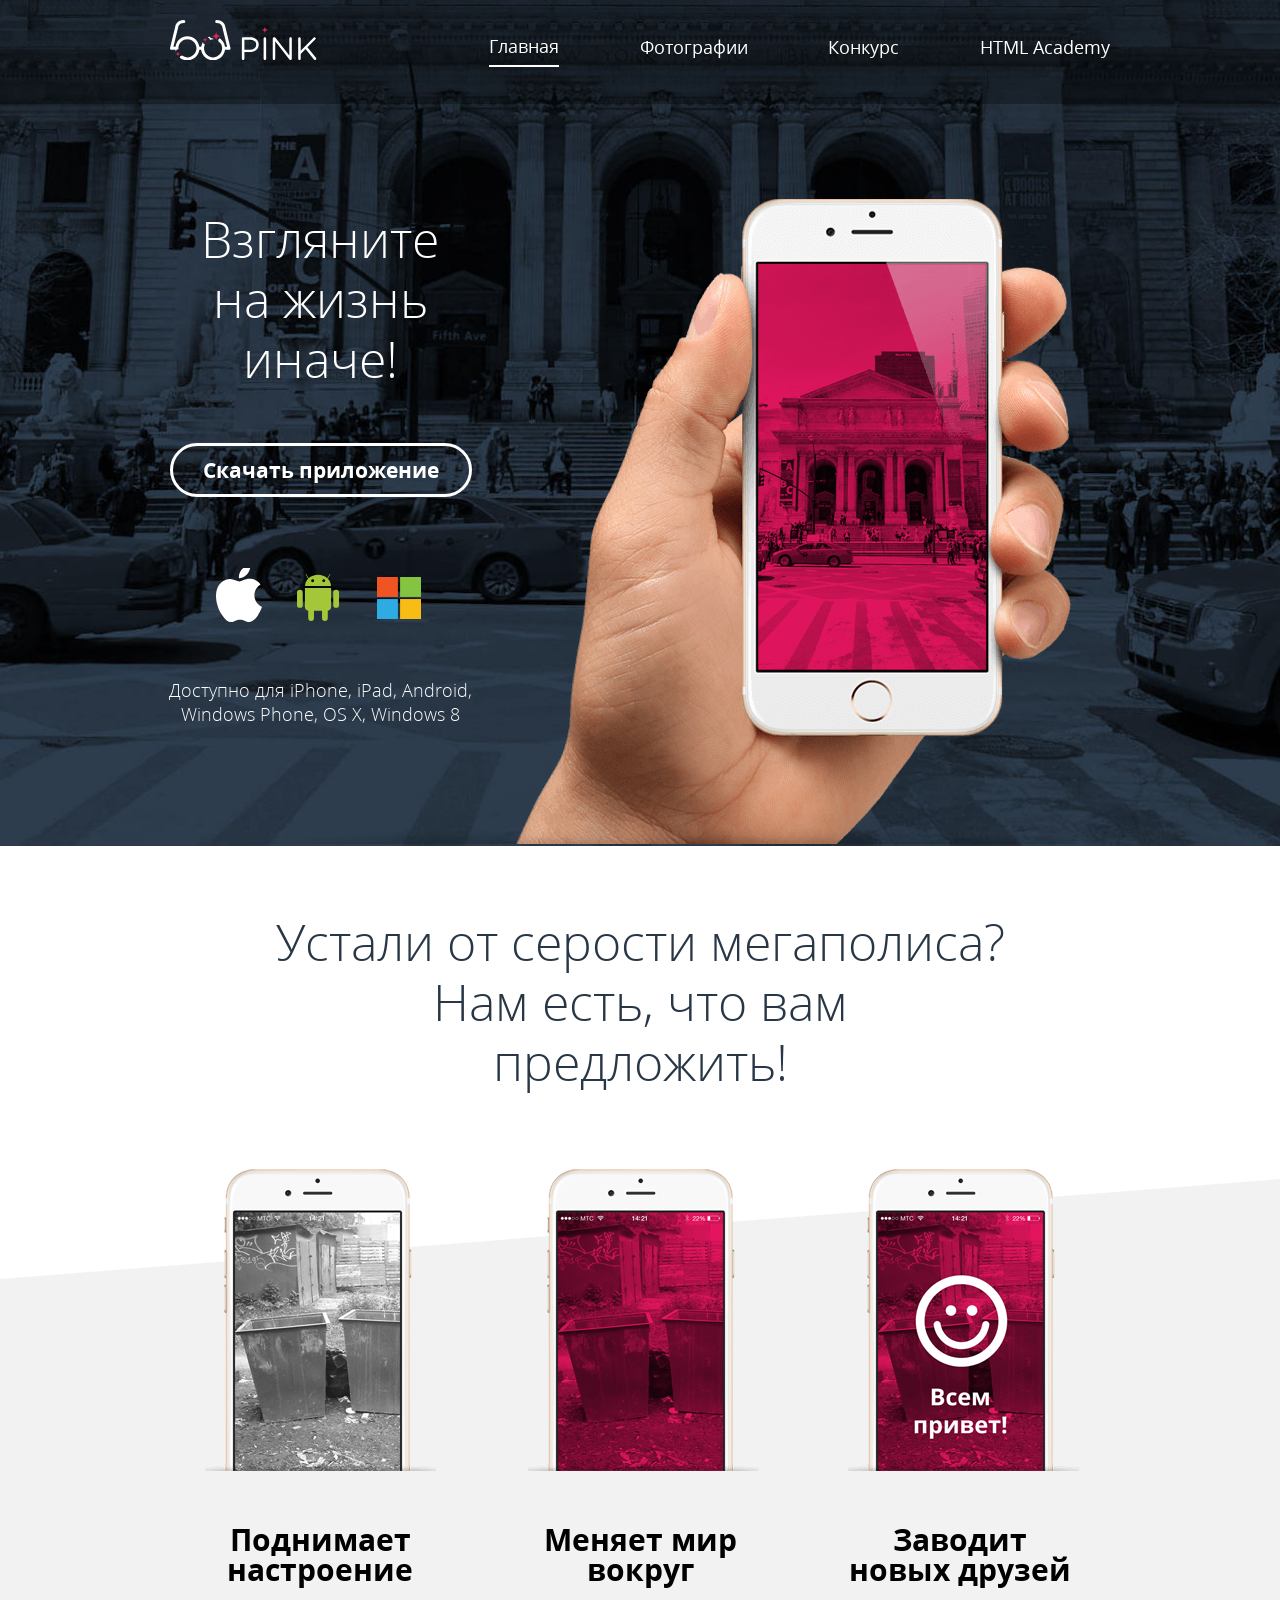
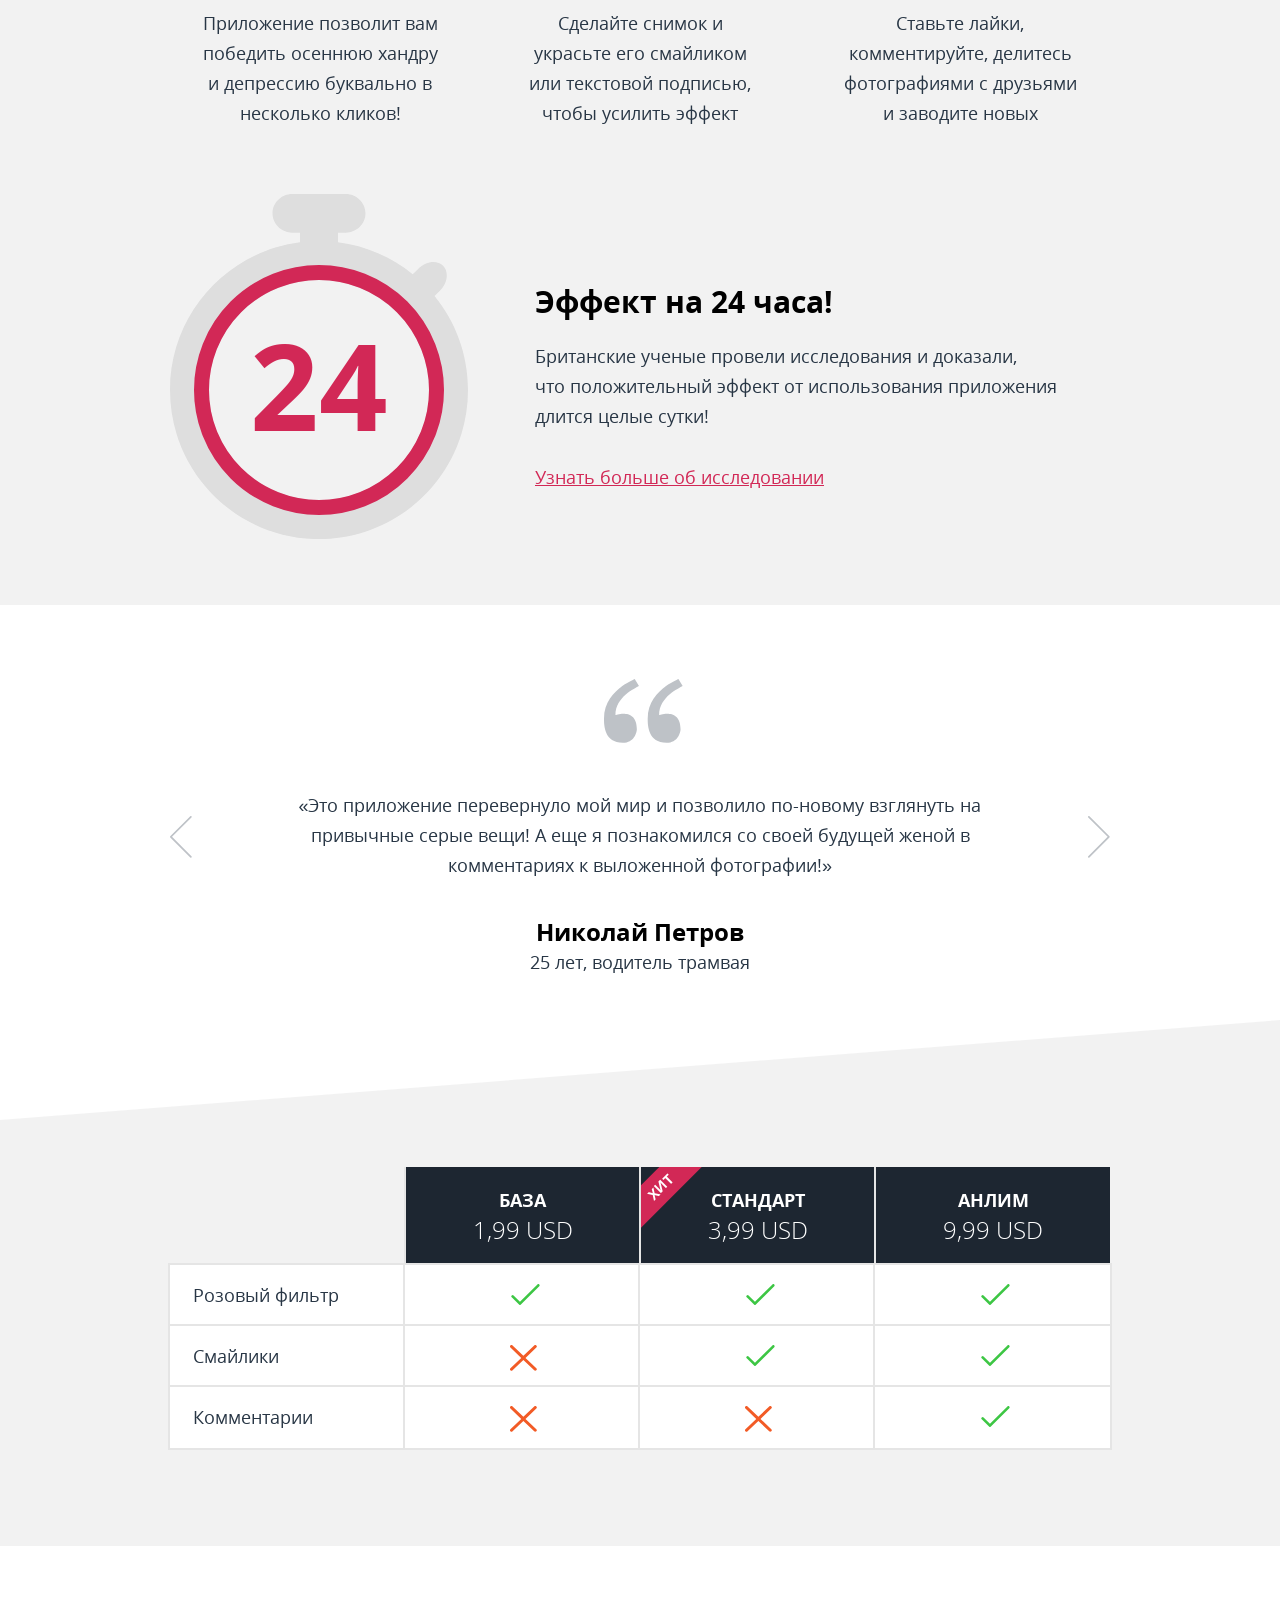
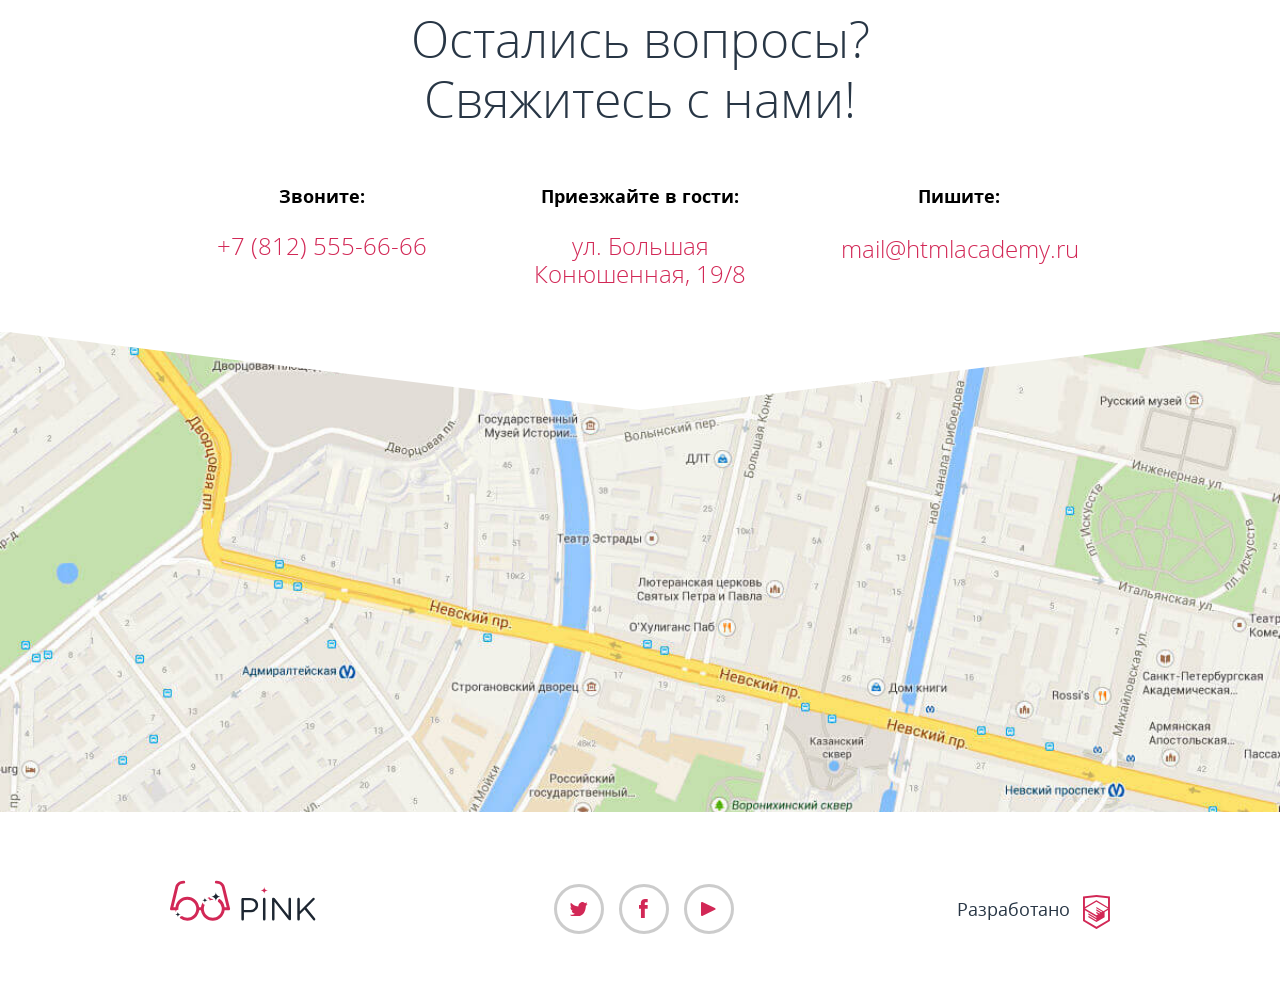
<file: pink_site/index.html>
<!DOCTYPE html>
<html lang="ru">
  <head>
    <meta charset="utf-8">
    <meta name="viewport" content="width=device-width, initial-scale=1">
    <link rel="preload" href="fonts/opensans.woff2" as="font" type="font/woff2" crossorigin="anonymous">
    <link rel="stylesheet" href="css/style.min.css">
    <title>HTML Academy: Пинк</title>
  </head>

  <body class="page">
    <header class="main-header main-header--open">
      <div class="main-header__wrapper">
        <a class="main-header__logo">
          <svg class="main-header__logo-white main-header__logo-white--mobile" width="75" height="22">
            <use xlink:href="img/sprite.svg#logo-pink-white-mobile"></use>
          </svg>
          <svg class="main-header__logo-white main-header__logo-white--tablet" width="147" height="40">
            <use xlink:href="img/sprite.svg#logo-pink-white-tablet"></use>
          </svg>
          <svg class="main-header__logo-white main-header__logo-white--desktop" width="147" height="40">
            <use xlink:href="img/sprite.svg#logo-pink-white-desktop"></use>
          </svg>
        </a>
        <nav class="main-navigation">
          <button class="main-navigation__toggle main-navigation__toggle--active" title="Главное меню">
          </button>
          <ul class="main-navigation__list main-navigation__list--open">
            <li class="main-navigation__item main-navigation__item--current">
              <a class="main-navigation__item-link">Главная</a>
            </li>
            <li class="main-navigation__item">
              <a class="main-navigation__item-link" href="photo.html">Фотографии</a>
            </li>
            <li class="main-navigation__item">
              <a class="main-navigation__item-link" href="form.html">Конкурс</a>
            </li>
            <li class="main-navigation__item">
              <a class="main-navigation__item-link" href="https://htmlacademy.ru/intensive/adaptive" target="_blank">HTML Academy</a>
            </li>
          </ul>
        </nav>
      </div>
    </header>

    <main class="main-content">
      <section class="download-app">
        <div class="download-app__inner">
          <h2 class="download-app__headline visually-hidden">Скачать приложение</h2>
          <div class="download-app__intro">
            <h1 class="visually-hidden">Pink - мобильное приложение для раскрашивания серых будней в розовый цвет.</h1>
          </div>
          <div class="download-app__wrappers">
            <h2 class="download-app__slogan">Взгляните на жизнь иначе!</h2>
            <a class="download-app__button" href="https://itunes.apple.com" target="_blank">Скачать приложение</a>
            <ul class="download-app__list">
              <li class="download-app__item">
                <a class="download-app__link download-app__link--apple" href="https://itunes.apple.com" target="_blank">
                  <span class="visually-hidden">Скачать приложение в iTunes</span>
                </a>
              </li>
              <li class="download-app__item">
                <a class="download-app__link download-app__link--android" href="https://play.google.com/store/apps?hl=ru" target="_blank">
                  <span class="visually-hidden">Скачать приложение в Google Play</span>
                </a>
              </li>
              <li class="download-app__item">
                <a class="download-app__link download-app__link--microsoft" href="https://www.microsoft.com/ru-ru/store/appsvnext/windows" target="_blank">
                  <span class="visually-hidden">Скачать приложение в Microsoft Store</span>
                </a>
              </li>
            </ul>
            <p class="download-app__description">Доступно для iPhone, iPad, Android, Windows Phone, OS X, Windows 8</p>
          </div>
        </div>
      </section>

      <section class="advantages">
        <div class="advantages__headline">
          <h2 class="advantages__title">Устали от серости мегаполиса?
          </h2>
          <h3 class="advantages__title advantages__title--subtitle">Нам есть, что вам предложить!</h3>
        </div>
        <div class="advantages__wrapper">
          <ul class="advantages__list">
            <li class="advantages__item advantages__item--mood">
              <h3 class="advantages__item-title">Поднимает настроение</h3>
              <p class="advantages__item-description">Приложение позволит вам победить осеннюю хандру и депрессию буквально в несколько кликов!</p>
            </li>
            <li class="advantages__item advantages__item--world">
              <h3 class="advantages__item-title">Меняет мир вокруг</h3>
              <p class="advantages__item-description">Сделайте снимок и украсьте его смайликом или текстовой подписью, чтобы усилить&nbsp;эффект</p>
            </li>
            <li class="advantages__item advantages__item--friends">
              <h3 class="advantages__item-title">Заводит новых друзей</h3>
              <p class="advantages__item-description">Ставьте лайки, комментируйте, делитесь фотографиями с друзьями и заводите новых</p>
            </li>
          </ul>
        </div>
      </section>

      <section class="research">
        <div class="research__inner">
          <div class="research__wrapper">
            <h2 class="research__title">Эффект на&nbsp;24 часа!</h2>
            <p class="research__description">Британские ученые провели исследования и доказали, что&nbsp;положительный эффект от&nbsp;использования приложения длится целые сутки!</p>
            <a class="research__link" href="#">Узнать больше об исследовании</a>
          </div>
        </div>
      </section>

      <section class="feedback-slider">
        <div class="feedback-slider__feedbacks">
          <div class="feedback-slider__content feedback-slider__content--current">
            <div class="feedback-slider__author">
              <h2 class="feedback-slider__author-name">Николай Петров</h2>
              <span class="feedback-slider__author-info">25 лет, водитель трамвая</span>
            </div>
            <p class="feedback-slider__text">«Это приложение перевернуло мой мир и позволило по-новому взглянуть на привычные серые вещи! А еще я познакомился со своей будущей женой в комментариях к выложенной фотографии!»</p>
          </div>
          <div class="feedback-slider__content">
            <div class="feedback-slider__author">
              <h2 class="feedback-slider__author-name">Николай Петров</h2>
              <span class="feedback-slider__author-info">25 лет, водитель трамвая</span>
            </div>
            <p class="feedback-slider__text">«Это приложение перевернуло мой мир и позволило по-новому взглянуть на привычные серые вещи! А еще я познакомился со своей будущей женой в комментариях к выложенной фотографии!»</p>
          </div>
          <div class="feedback-slider__content">
            <div class="feedback-slider__author">
              <h2 class="feedback-slider__author-name">Николай Петров</h2>
              <span class="feedback-slider__author-info">25 лет, водитель трамвая</span>
            </div>
            <p class="feedback-slider__text">«Это приложение перевернуло мой мир и позволило по-новому взглянуть на привычные серые вещи! А еще я познакомился со своей будущей женой в комментариях к выложенной фотографии!»</p>
          </div>
        </div>
        <ul class="feedback-slider__dots">
          <li class="feedback-slider__dot">
            <button class="feedback-slider__indicator feedback-slider__indicator--current" aria-label="Первый отзыв"></button>
          </li>
          <li class="feedback-slider__dot">
            <button class="feedback-slider__indicator" aria-label="Второй отзыв"></button>
          </li>
          <li class="feedback-slider__dot">
            <button class="feedback-slider__indicator" aria-label="Третий отзыв"></button>
          </li>
        </ul>
        <button class="feedback-slider__button feedback-slider__button--prev" aria-label="Следующий отзыв">
          <svg width="22" height="42">
            <use xlink:href="img/sprite.svg#icon-review-arrow-left"></use>
          </svg>
        </button>
        <button class="feedback-slider__button feedback-slider__button--next" aria-label="Предыдущий отзыв отзыв">
          <svg width="22" height="42">
            <use xlink:href="img/sprite.svg#icon-review-arrow-right"></use>
          </svg>
        </button>
      </section>

      <section class="price-table">
        <h2 class="visually-hidden">Тарифы</h2>
        <div class="price-table__wrapper">
            <table class="price-table__table">
              <thead class="price-table__header">
                <tr>
                  <th class="price-table__tariff price-table__tariff--hidden">
                    <span class="visually-hidden">Опции</span>
                  </th>
                  <th class="price-table__tariff">База
                  <span class="price-table__price">1,99 usd</span>
                </th>
                  <th class="price-table__tariff price-table__tariff--hit price-table__tariff--current">Стандарт
                  <span class="price-table__price">3,99 usd</span>
                </th>
                  <th class="price-table__tariff">Анлим
                  <span class="price-table__price">9,99 usd</span>
                </th>
                </tr>
              </thead>
              <tbody class="price-table__content">
                <tr>
                  <td class="price-table__category price-table__category--hidden">Розовый фильтр</td>
                  <td class="price-table__category">
                    <span class="price-table__category-name">Розовый фильтр</span>
                    <span class="price-table__category-status price-table__category-status--yes">Включено</span>
                  </td>
                  <td class="price-table__category">
                    <span class="price-table__category-name">Розовый фильтр</span>
                    <span class="price-table__category-status price-table__category-status--yes">Включено</span>
                  </td>
                  <td class="price-table__category">
                    <span class="price-table__category-name">Розовый фильтр</span>
                    <span class="price-table__category-status price-table__category-status--yes">Включено</span>
                  </td>
                </tr>
                <tr>
                  <td class="price-table__category price-table__category--hidden">Смайлики</td>
                  <td class="price-table__category">
                    <span class="price-table__category-name">Смайлики</span>
                    <span class="price-table__category-status price-table__category-status--no">Не включено</span>
                  </td>
                  <td class="price-table__category">
                    <span class="price-table__category-name">Смайлики</span>
                    <span class="price-table__category-status price-table__category-status--yes">Включено</span>
                  </td>
                  <td class="price-table__category">
                    <span class="price-table__category-name">Смайлики</span>
                    <span class="price-table__category-status price-table__category-status--yes">Включено</span>
                  </td>
                </tr>
                <tr>
                  <td class="price-table__category price-table__category--hidden">Комментарии</td>
                  <td class="price-table__category">
                    <span class="price-table__category-name">Комментарии</span>
                    <span class="price-table__category-status price-table__category-status--no">Не включено</span>
                  </td>
                  <td class="price-table__category">
                    <span class="price-table__category-name">Комментарии</span>
                    <span class="price-table__category-status price-table__category-status--no">Не включено</span>
                  </td>
                  <td class="price-table__category">
                    <span class="price-table__category-name">Комментарии</span>
                    <span class="price-table__category-status price-table__category-status--yes">Включено</span>
                  </td>
                </tr>
              </tbody>
            </table>
          </div>
        <ul class="price-table__dots">
            <li class="price-table__dot">
              <button class="price-table__indicator" aria-label="Тариф Base"></button>
            </li>
            <li class="price-table__dot">
              <button class="price-table__indicator price-table__indicator--current" aria-label="Тариф Стандарт"></button>
            </li>
            <li class="price-table__dot">
              <button class="price-table__indicator" aria-label="Тариф Unlim"></button>
            </li>
          </ul>
      </section>

      <section class="contacts">
        <h2 class="contacts__headline">Остались вопросы? Свяжитесь с нами!</h2>
        <div class="contacts__items">
          <div class="contacts__item contacts__item--phone">
            <h3 class="contacts__title">Звоните:</h3>
            <a class="contacts__text" href="tel:+78125556666">+7 (812) 555-66-66</a>
          </div>
          <div class="contacts__item contacts__item--mail">
            <h3 class="contacts__title contacts__title--mail">Пишите:</h3>
            <a class="contacts__text contacts__text--mail" href="mailto:mail@htmlacademy.ru">mail@htmlacademy.ru</a>
          </div>
          <div class="contacts__item contacts__item--address">
            <h3 class="contacts__title contacts__title--address">Приезжайте в гости:</h3>
            <a class="contacts__text">ул. Большая Конюшенная, 19/8</a>
          </div>
        </div>
      </section>
    </main>

    <footer class="page-footer">
      <div class="page-footer__map" id="map"></div>
      <div class="page-footer__inner page-footer__inner--hidden">
          <a class="page-footer__logo" href="index.html">
            <svg class="page-footer__logo-blue page-footer__logo-blue--mobile" width="147" height="40">
              <use xlink:href="img/sprite.svg#logo-pink-blue-mobile"></use>
            </svg>
            <svg class="page-footer__logo-blue page-footer__logo-blue--desktop" width="147" height="40">
              <use xlink:href="img/sprite.svg#logo-pink-blue-desktop"></use>
            </svg>
          </a>
          <ul class="page-footer__socials">
            <li class="page-footer__social-item">
              <a class="page-footer__social-link" href="#">
                <span class="visually-hidden">Twitter</span>
                <svg width="18" height="14" fill="#d22856">
                  <use xlink:href="img/sprite.svg#icon-twitter"></use>
                </svg>
              </a>
            </li>
            <li class="page-footer__social-item">
              <a class="page-footer__social-link" href="#">
                <span class="visually-hidden">Facebook</span>
                <svg width="9" height="19" fill="#d22856">
                  <use xlink:href="img/sprite.svg#icon-facebook"></use>
                </svg>
              </a>
            </li>
            <li class="page-footer__social-item">
              <a class="page-footer__social-link" href="#">
                <span class="visually-hidden">YouTube</span>
                <svg width="15" height="14" fill="#d22856">
                  <use xlink:href="img/sprite.svg#icon-youtube"></use>
                </svg>
              </a>
            </li>
          </ul>
          <div class="page-footer__copyright">
            <span class="page-footer__copyright-text">Разработано</span>
            <a class="page-footer__copyright-link" href="https://htmlacademy.ru/intensive/adaptive">
              <span class="visually-hidden">HTMLacademy</span>
              <svg class="page-footer__copyright-logo" width="27" height="34">
                <use xlink:href="img/sprite.svg#logo-htmlacademy"></use>
              </svg>
            </a>
          </div>
        </div>
    </footer>

    <script src="https://api-maps.yandex.ru/2.1/?apikey=9e62a537-355b-4527-8a22-1d6477d27c86&lang=ru_RU"></script>
    <script src="js/lib/svgxuse.min.js"></script>
    <script src="js/lib/picturefill.min.js"></script>
    <script src="js/script.min.js"></script>
  </body>
</html>
</file>
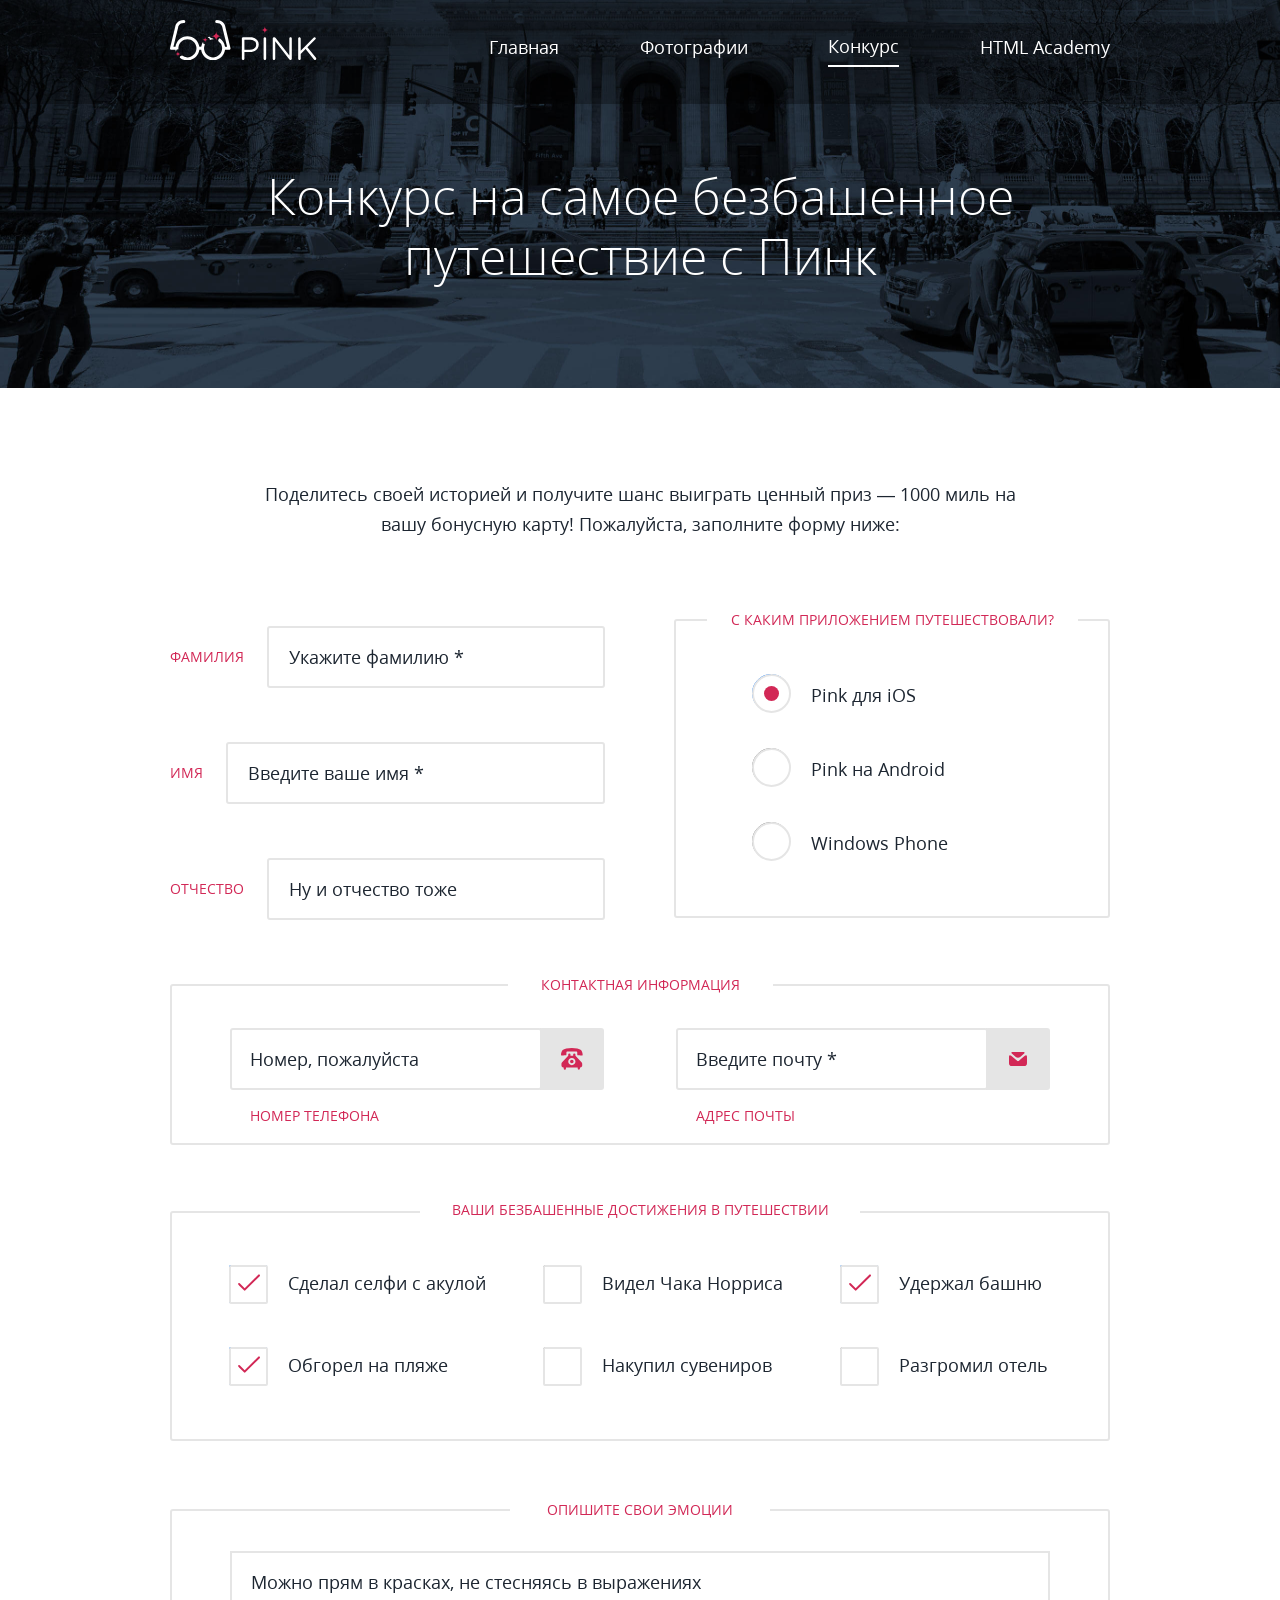
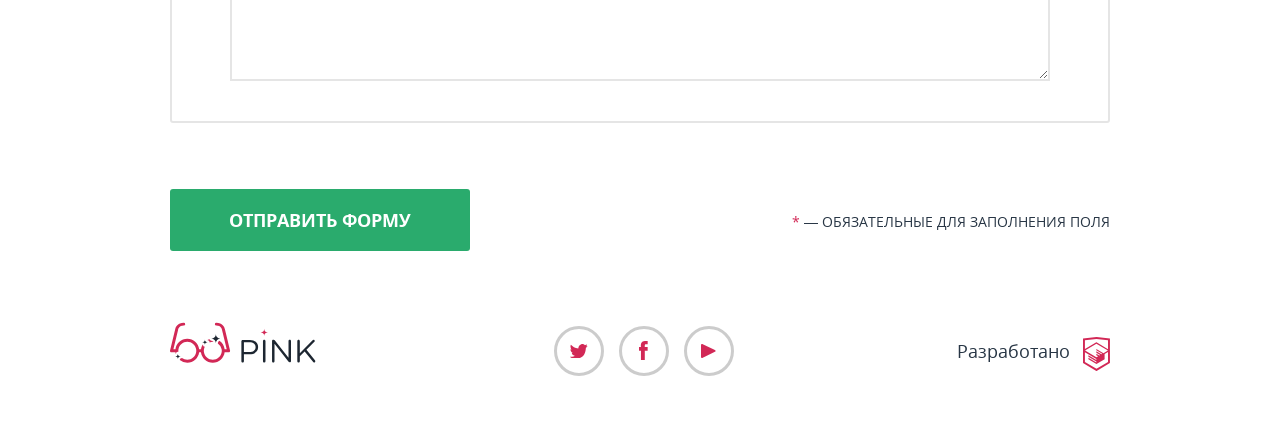
<file: pink_site/form.html>
<!DOCTYPE html>
<html lang="ru">
  <head>
    <meta charset="utf-8">
    <meta name="viewport" content="width=device-width, initial-scale=1">
    <link rel="preload" href="fonts/opensans.woff2" as="font" type="font/woff2" crossorigin="anonymous">
    <link rel="stylesheet" href="css/style.min.css">
    <title>HTML Academy: Пинк</title>
  </head>

  <body class="page">
    <header class="main-header main-header--open">
      <div class="main-header__wrapper">
        <a class="main-header__logo" href="index.html">
          <svg class="main-header__logo-white main-header__logo-white--mobile" width="75" height="22">
            <use xlink:href="img/sprite.svg#logo-pink-white-mobile"></use>
          </svg>
          <svg class="main-header__logo-white main-header__logo-white--tablet" width="147" height="40">
            <use xlink:href="img/sprite.svg#logo-pink-white-tablet"></use>
          </svg>
          <svg class="main-header__logo-white main-header__logo-white--desktop" width="147" height="40">
            <use xlink:href="img/sprite.svg#logo-pink-white-desktop"></use>
          </svg>
        </a>
        <nav class="main-navigation">
          <button class="main-navigation__toggle main-navigation__toggle--active" title="Главное меню">
          </button>
          <ul class="main-navigation__list main-navigation__list--open">
            <li class="main-navigation__item">
              <a class="main-navigation__item-link" href="index.html">Главная</a>
            </li>
            <li class="main-navigation__item">
              <a class="main-navigation__item-link" href="photo.html">Фотографии</a>
            </li>
            <li class="main-navigation__item main-navigation__item--current">
              <a class="main-navigation__item-link">Конкурс</a>
            </li>
            <li class="main-navigation__item">
              <a class="main-navigation__item-link" href="https://htmlacademy.ru/intensive/adaptive" target="_blank">HTML Academy</a>
            </li>
          </ul>
        </nav>
      </div>
    </header>

    <main class="main-content">
      <div class="main-content__wrapper">
        <h1 class="main-content__headline">Конкурс на самое безбашенное путешествие с Пинк</h1>
      </div>

      <form class="contest-form" action="https://echo.htmlacademy.ru">
        <div class="contest-form__wrapper-form">
          <h2 class="contest-form__headline contest-form__headline--main">Поделитесь своей историей и получите шанс выиграть ценный приз — 1000 миль на вашу&nbsp;бонусную карту!
            <span class="contest-form__headline contest-form__headline--main-hidden">Пожалуйста, заполните форму ниже:</span>
          </h2>
          <fieldset class="contest-form__field contest-form__field--contacts">
            <legend class="visually-hidden">Персональные данные</legend>
            <div class="contest-form__wrapper">
              <label class="contest-form__label" for="last-name">Фамилия</label>
              <input class="contest-form__input" id="last-name" type="text" name="last-name" placeholder="Укажите фамилию *" required="">
            </div>
            <div class="contest-form__wrapper">
              <label class="contest-form__label" for="first-name">Имя</label>
              <input class="contest-form__input" id="first-name" type="text" name="first-name" placeholder="Введите ваше имя *" required="">
            </div>
            <div class="contest-form__wrapper">
              <label class="contest-form__label" for="patronymic-name">Отчество</label>
              <input class="contest-form__input" id="patronymic-name" type="text" name="patronymic-name" placeholder="Ну и отчество тоже">
            </div>
          </fieldset>

          <fieldset class="contest-form__field contest-form__field--achievements">
              <legend class="contest-form__headline contest-form__headline--achievements">Ваши безбашенные достижения в путешествии</legend>
              <div class="contest-form__wrapper contest-form__wrapper--achievements">
                <div class="contest-form__group">
                  <div class="contest-form__achievements">
                    <input class="contest-form__input contest-form__input--achievements" id="selfie" type="checkbox" name="selfie" checked="">
                    <label class="contest-form__label contest-form__label--achievements" for="selfie" tabindex="0">Сделал селфи с акулой</label>
                  </div>
                  <div class="contest-form__achievements">
                    <input class="contest-form__input contest-form__input--achievements" id="sunburn" type="checkbox" checked="">
                    <label class="contest-form__label contest-form__label--achievements" for="sunburn" tabindex="0">Обгорел на пляже</label>
                  </div>
                </div>
                <div class="contest-form__group">
                  <div class="contest-form__achievements">
                    <input class="contest-form__input contest-form__input--achievements" id="norris" type="checkbox">
                    <label class="contest-form__label contest-form__label--achievements" for="norris" tabindex="0">Видел Чака Норриса</label>
                  </div>
                  <div class="contest-form__achievements">
                    <input class="contest-form__input contest-form__input--achievements" id="souvenirs" type="checkbox">
                    <label class="contest-form__label contest-form__label--achievements" for="souvenirs" tabindex="0">Накупил сувениров</label>
                  </div>
                </div>
                <div class="contest-form__group">
                  <div class="contest-form__achievements">
                    <input class="contest-form__input contest-form__input--achievements" id="tower" type="checkbox" checked="">
                    <label class="contest-form__label contest-form__label--achievements" for="tower" tabindex="0">Удержал башню</label>
                  </div>
                  <div class="contest-form__achievements">
                    <input class="contest-form__input contest-form__input--achievements" id="smashed-the-hotel" type="checkbox">
                    <label class="contest-form__label contest-form__label--achievements" for="smashed-the-hotel" tabindex="0">Разгромил отель</label>
                  </div>
                </div>
              </div>
            </fieldset>

          <fieldset class="contest-form__field contest-form__field--address">
            <legend class="contest-form__headline contest-form__headline--address">Контактная информация</legend>
            <div class="contest-form__inner">
              <div class="contest-form__wrapper contest-form__wrapper--address contest-form__wrapper--phone">
              <label class="contest-form__label contest-form__label--address" for="user-contacts__phone">Номер телефона</label>
              <input class="contest-form__input contest-form__input--address" id="user-contacts__phone" type="tel" placeholder="Номер, пожалуйста">
              </div>
              <div class="contest-form__wrapper  contest-form__wrapper--address contest-form__wrapper--mail">
                <label class="contest-form__label contest-form__label--address" for="user-contacts__mail">Адрес почты</label>
                <input class="contest-form__input contest-form__input--address" id="user-contacts__mail" type="email" placeholder="Введите почту *" required="">
              </div>
            </div>
          </fieldset>

          <fieldset class="contest-form__field contest-form__field--app">
            <legend class="contest-form__headline contest-form__headline--app">С каким приложением путешествовали?</legend>
            <div class="contest-form__inner-app">
              <div class="contest-form__wrapper contest-form__wrapper--app">
                <input class="contest-form__input contest-form__input--app" id="user-app__ios" type="radio" name="user-app" checked="">
                <label class="contest-form__label contest-form__label--app" for="user-app__ios" tabindex="0">Pink для iOS</label>
              </div>
              <div class="contest-form__wrapper contest-form__wrapper--app">
                <input class="contest-form__input contest-form__input--app" id="user-app__android" type="radio" name="user-app">
                <label class="contest-form__label contest-form__label--app" for="user-app__android" tabindex="0">Pink на Android</label>
              </div>
              <div class="contest-form__wrapper contest-form__wrapper--app">
                <input class="contest-form__input contest-form__input--app" id="user-app__windows-phone" type="radio" name="user-app">
                <label class="contest-form__label contest-form__label--app" for="user-app__windows-phone" tabindex="0">Windows Phone</label>
              </div>
            </div>
          </fieldset>

          <fieldset class="contest-form__field contest-form__field--textarea">
            <legend class="contest-form__headline contest-form__headline--textarea">Опишите свои эмоции</legend>
            <textarea class="contest-form__text" name="user-text" placeholder="Можно прям в красках, не стесняясь в выражениях"></textarea>
          </fieldset>

          <div class="contest-form__footer">
            <button class="contest-form__button" type="submit">Отправить форму</button>
            <p class="contest-form__notes"><span class="contest-form__asterisk">*</span> — обязательные <span class="contest-form__hidden-text">для заполнения</span> поля</p>
          </div>
        </div>
      </form>
    </main>

    <footer class="page-footer">
      <div class="page-footer__inner">
        <a class="page-footer__logo" href="index.html">
          <svg class="page-footer__logo-blue page-footer__logo-blue--mobile" width="147" height="40">
            <use xlink:href="img/sprite.svg#logo-pink-blue-mobile"></use>
          </svg>
          <svg class="page-footer__logo-blue page-footer__logo-blue--desktop" width="147" height="40">
            <use xlink:href="img/sprite.svg#logo-pink-blue-desktop"></use>
          </svg>
        </a>
        <ul class="page-footer__socials">
          <li class="page-footer__social-item">
            <a class="page-footer__social-link" href="#">
              <span class="visually-hidden">Twitter</span>
              <svg width="18" height="14" fill="#d22856">
                <use xlink:href="img/sprite.svg#icon-twitter"></use>
              </svg>
            </a>
          </li>
          <li class="page-footer__social-item">
            <a class="page-footer__social-link" href="#">
              <span class="visually-hidden">Facebook</span>
              <svg width="9" height="19" fill="#d22856">
                <use xlink:href="img/sprite.svg#icon-facebook"></use>
              </svg>
            </a>
          </li>
          <li class="page-footer__social-item">
            <a class="page-footer__social-link" href="#">
              <span class="visually-hidden">YouTube</span>
              <svg width="15" height="14" fill="#d22856">
                <use xlink:href="img/sprite.svg#icon-youtube"></use>
              </svg>
            </a>
          </li>
        </ul>
        <div class="page-footer__copyright">
          <span class="page-footer__copyright-text">Разработано</span>
          <a class="page-footer__copyright-link" href="https://htmlacademy.ru/intensive/adaptive">
            <span class="visually-hidden">HTMLacademy</span>
            <svg class="page-footer__copyright-logo" width="27" height="34">
              <use xlink:href="img/sprite.svg#logo-htmlacademy"></use>
            </svg>
          </a>
        </div>
      </div>
    </footer>

    <div class="modal modal--success">
      <h2 class="modal__headline">Ваша заявка отправлена</h2>
      <p class="modal__description">Спасибо за ваше участие, ваша заявка уже поступила к нам. В ближайшее время мы рассмотрим ее и оповестим вас.</p>
      <div class="modal__footer modal__footer--success">
        <button class="modal__button modal__button--success">Закрыть окно</button>
      </div>
    </div>

    <div class="modal modal--failure">
      <h2 class="modal__headline">Что-то пошло не так!</h2>
      <p class="modal__description">Проверьте поля, выделенные красным, скорее всего вы забыли их заполнить</p>
      <div class="modal__footer">
        <button class="modal__button modal__button--failure">Ok</button>
      </div>
    </div>

    <script src="js/lib/svgxuse.min.js"></script>
    <script src="js/lib/picturefill.min.js"></script>
    <script src="js/script.min.js"></script>
  </body>
  </html>
</file>
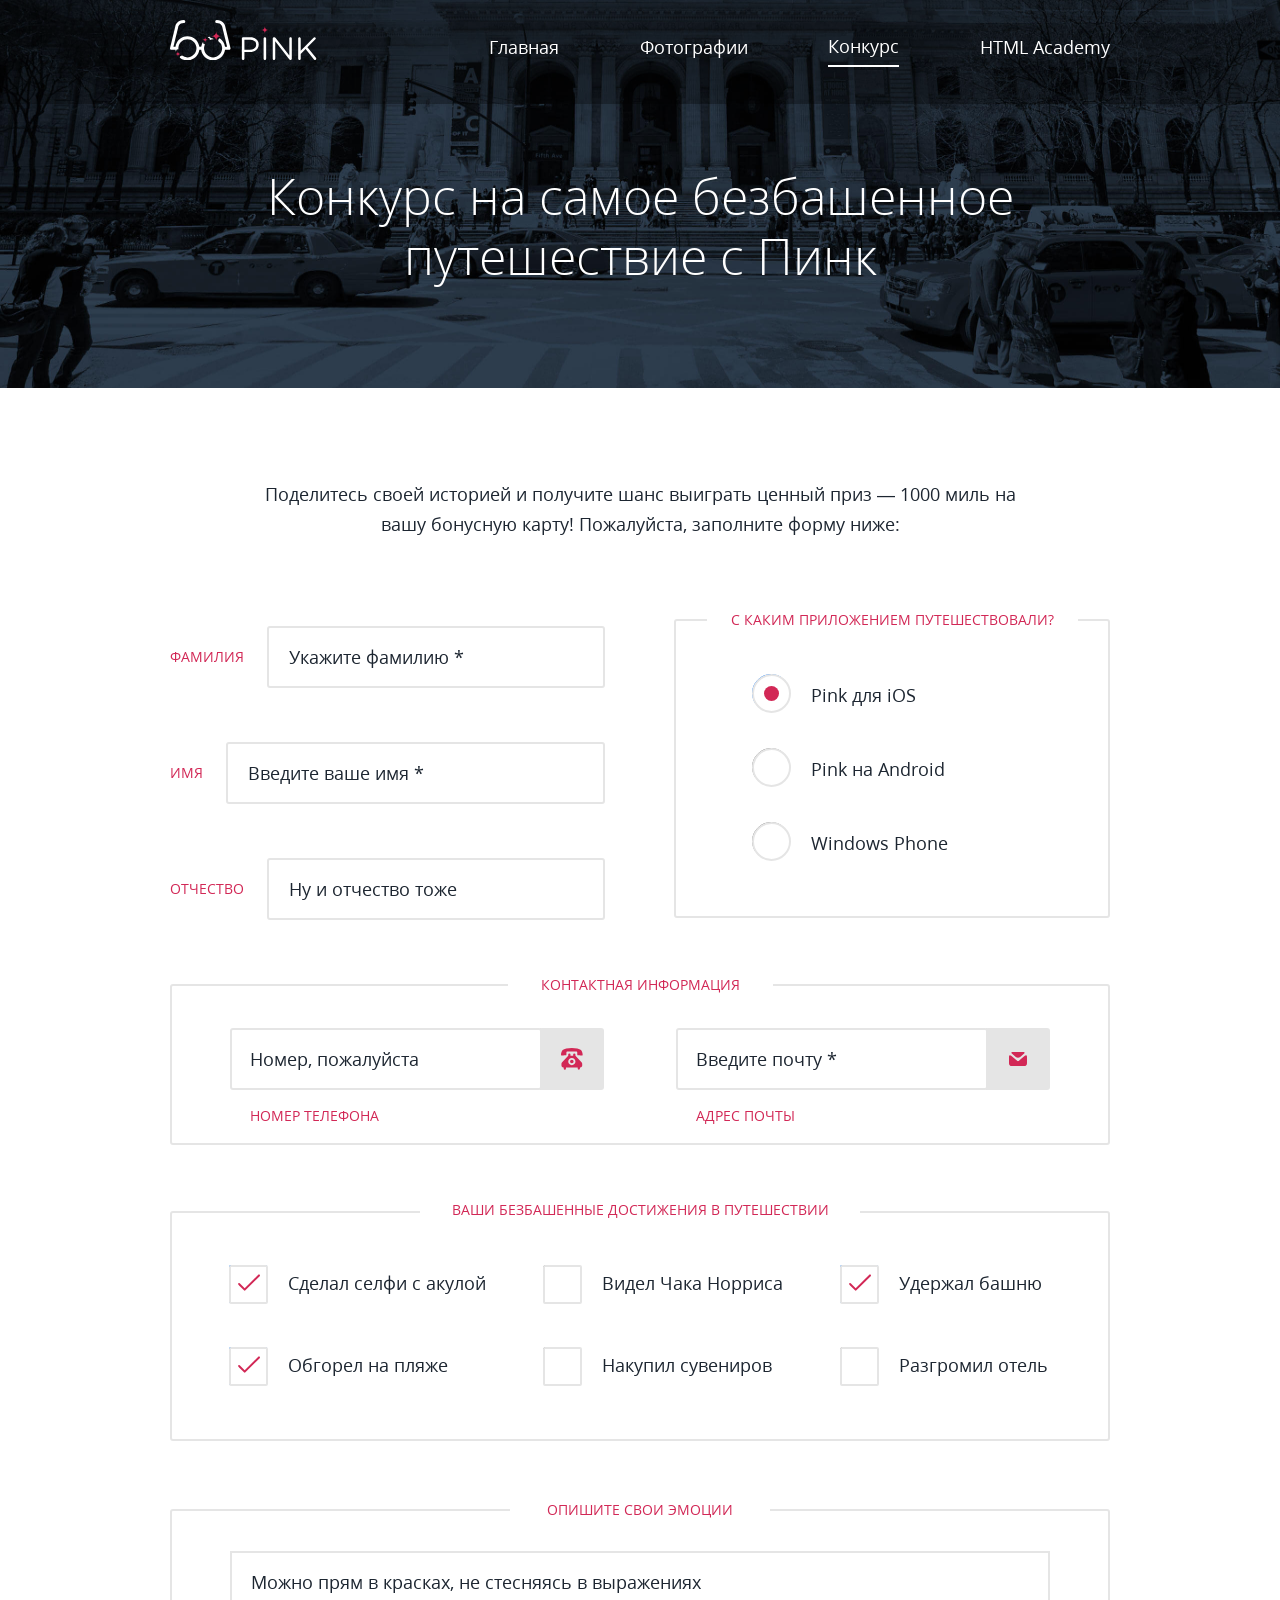
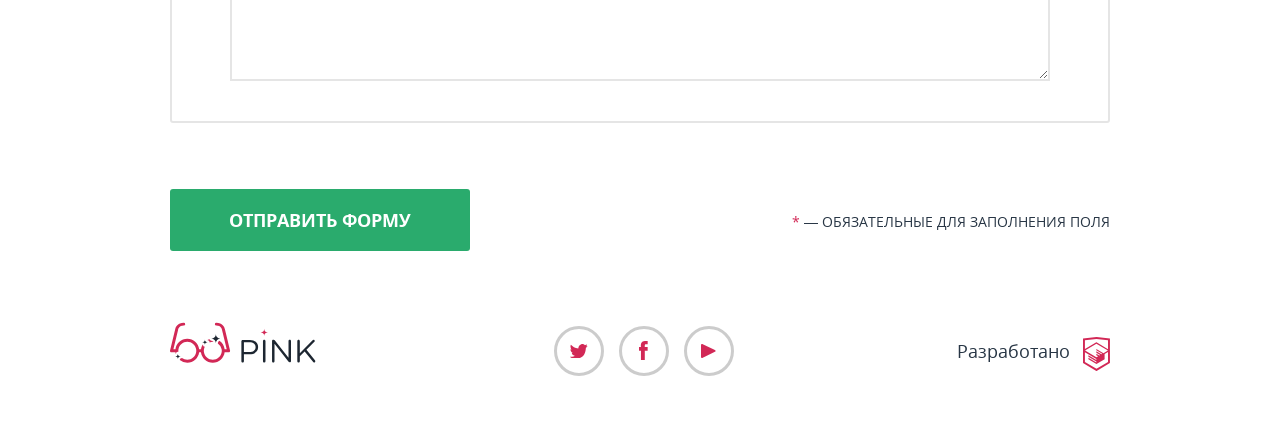
<file: pink_site/form.min.html>
<!DOCTYPE html><html lang="ru"><head><meta charset="utf-8"><meta name="viewport" content="width=device-width,initial-scale=1"><link rel="preload" href="fonts/opensans.woff2" as="font" type="font/woff2" crossorigin="anonymous"><link rel="stylesheet" href="css/style.min.css"><title>HTML Academy: Пинк</title></head><body class="page"><header class="main-header main-header--open"><div class="main-header__wrapper"><a class="main-header__logo" href="index.html"><svg class="main-header__logo-white main-header__logo-white--mobile" width="75" height="22"><use xlink:href="img/sprite.svg#logo-pink-white-mobile"></use></svg> <svg class="main-header__logo-white main-header__logo-white--tablet" width="147" height="40"><use xlink:href="img/sprite.svg#logo-pink-white-tablet"></use></svg> <svg class="main-header__logo-white main-header__logo-white--desktop" width="147" height="40"><use xlink:href="img/sprite.svg#logo-pink-white-desktop"></use></svg></a><nav class="main-navigation"><button class="main-navigation__toggle main-navigation__toggle--active" title="Главное меню"></button><ul class="main-navigation__list main-navigation__list--open"><li class="main-navigation__item"><a class="main-navigation__item-link" href="index.html">Главная</a></li><li class="main-navigation__item"><a class="main-navigation__item-link" href="photo.html">Фотографии</a></li><li class="main-navigation__item main-navigation__item--current"><a class="main-navigation__item-link">Конкурс</a></li><li class="main-navigation__item"><a class="main-navigation__item-link" href="https://htmlacademy.ru/intensive/adaptive" target="_blank">HTML Academy</a></li></ul></nav></div></header><main class="main-content"><div class="main-content__wrapper"><h1 class="main-content__headline">Конкурс на самое безбашенное путешествие с Пинк</h1></div><form class="contest-form" action="https://echo.htmlacademy.ru"><div class="contest-form__wrapper-form"><h2 class="contest-form__headline contest-form__headline--main">Поделитесь своей историей и получите шанс выиграть ценный приз — 1000 миль на вашу&nbsp;бонусную карту! <span class="contest-form__headline contest-form__headline--main-hidden">Пожалуйста, заполните форму ниже:</span></h2><fieldset class="contest-form__field contest-form__field--contacts"><legend class="visually-hidden">Персональные данные</legend><div class="contest-form__wrapper"><label class="contest-form__label" for="last-name">Фамилия</label> <input class="contest-form__input" id="last-name" type="text" name="last-name" placeholder="Укажите фамилию *" required></div><div class="contest-form__wrapper"><label class="contest-form__label" for="first-name">Имя</label> <input class="contest-form__input" id="first-name" type="text" name="first-name" placeholder="Введите ваше имя *" required></div><div class="contest-form__wrapper"><label class="contest-form__label" for="patronymic-name">Отчество</label> <input class="contest-form__input" id="patronymic-name" type="text" name="patronymic-name" placeholder="Ну и отчество тоже"></div></fieldset><fieldset class="contest-form__field contest-form__field--achievements"><legend class="contest-form__headline contest-form__headline--achievements">Ваши безбашенные достижения в путешествии</legend><div class="contest-form__wrapper contest-form__wrapper--achievements"><div class="contest-form__group"><div class="contest-form__achievements"><input class="contest-form__input contest-form__input--achievements" id="selfie" type="checkbox" name="selfie" checked=""> <label class="contest-form__label contest-form__label--achievements" for="selfie" tabindex="0">Сделал селфи с акулой</label></div><div class="contest-form__achievements"><input class="contest-form__input contest-form__input--achievements" id="sunburn" type="checkbox" checked=""> <label class="contest-form__label contest-form__label--achievements" for="sunburn" tabindex="0">Обгорел на пляже</label></div></div><div class="contest-form__group"><div class="contest-form__achievements"><input class="contest-form__input contest-form__input--achievements" id="norris" type="checkbox"> <label class="contest-form__label contest-form__label--achievements" for="norris" tabindex="0">Видел Чака Норриса</label></div><div class="contest-form__achievements"><input class="contest-form__input contest-form__input--achievements" id="souvenirs" type="checkbox"> <label class="contest-form__label contest-form__label--achievements" for="souvenirs" tabindex="0">Накупил сувениров</label></div></div><div class="contest-form__group"><div class="contest-form__achievements"><input class="contest-form__input contest-form__input--achievements" id="tower" type="checkbox" checked=""> <label class="contest-form__label contest-form__label--achievements" for="tower" tabindex="0">Удержал башню</label></div><div class="contest-form__achievements"><input class="contest-form__input contest-form__input--achievements" id="smashed-the-hotel" type="checkbox"> <label class="contest-form__label contest-form__label--achievements" for="smashed-the-hotel" tabindex="0">Разгромил отель</label></div></div></div></fieldset><fieldset class="contest-form__field contest-form__field--address"><legend class="contest-form__headline contest-form__headline--address">Контактная информация</legend><div class="contest-form__inner"><div class="contest-form__wrapper contest-form__wrapper--address contest-form__wrapper--phone"><label class="contest-form__label contest-form__label--address" for="user-contacts__phone">Номер телефона</label> <input class="contest-form__input contest-form__input--address" id="user-contacts__phone" type="tel" placeholder="Номер, пожалуйста"></div><div class="contest-form__wrapper contest-form__wrapper--address contest-form__wrapper--mail"><label class="contest-form__label contest-form__label--address" for="user-contacts__mail">Адрес почты</label> <input class="contest-form__input contest-form__input--address" id="user-contacts__mail" type="email" placeholder="Введите почту *" required></div></div></fieldset><fieldset class="contest-form__field contest-form__field--app"><legend class="contest-form__headline contest-form__headline--app">С каким приложением путешествовали?</legend><div class="contest-form__inner-app"><div class="contest-form__wrapper contest-form__wrapper--app"><input class="contest-form__input contest-form__input--app" id="user-app__ios" type="radio" name="user-app" checked="checked"> <label class="contest-form__label contest-form__label--app" for="user-app__ios" tabindex="0">Pink для iOS</label></div><div class="contest-form__wrapper contest-form__wrapper--app"><input class="contest-form__input contest-form__input--app" id="user-app__android" type="radio" name="user-app"> <label class="contest-form__label contest-form__label--app" for="user-app__android" tabindex="0">Pink на Android</label></div><div class="contest-form__wrapper contest-form__wrapper--app"><input class="contest-form__input contest-form__input--app" id="user-app__windows-phone" type="radio" name="user-app"> <label class="contest-form__label contest-form__label--app" for="user-app__windows-phone" tabindex="0">Windows Phone</label></div></div></fieldset><fieldset class="contest-form__field contest-form__field--textarea"><legend class="contest-form__headline contest-form__headline--textarea">Опишите свои эмоции</legend><textarea class="contest-form__text" name="user-text" placeholder="Можно прям в красках, не стесняясь в выражениях"></textarea></fieldset><div class="contest-form__footer"><button class="contest-form__button" type="submit">Отправить форму</button><p class="contest-form__notes"><span class="contest-form__asterisk">*</span> — обязательные <span class="contest-form__hidden-text">для заполнения</span> поля</p></div></div></form></main><footer class="page-footer"><div class="page-footer__inner"><a class="page-footer__logo" href="index.html"><svg class="page-footer__logo-blue page-footer__logo-blue--mobile" width="147" height="40"><use xlink:href="img/sprite.svg#logo-pink-blue-mobile"></use></svg> <svg class="page-footer__logo-blue page-footer__logo-blue--desktop" width="147" height="40"><use xlink:href="img/sprite.svg#logo-pink-blue-desktop"></use></svg></a><ul class="page-footer__socials"><li class="page-footer__social-item"><a class="page-footer__social-link" href="#"><span class="visually-hidden">Twitter</span> <svg width="18" height="14" fill="#d22856"><use xlink:href="img/sprite.svg#icon-twitter"></use></svg></a></li><li class="page-footer__social-item"><a class="page-footer__social-link" href="#"><span class="visually-hidden">Facebook</span> <svg width="9" height="19" fill="#d22856"><use xlink:href="img/sprite.svg#icon-facebook"></use></svg></a></li><li class="page-footer__social-item"><a class="page-footer__social-link" href="#"><span class="visually-hidden">YouTube</span> <svg width="15" height="14" fill="#d22856"><use xlink:href="img/sprite.svg#icon-youtube"></use></svg></a></li></ul><div class="page-footer__copyright"><span class="page-footer__copyright-text">Разработано</span> <a class="page-footer__copyright-link" href="https://htmlacademy.ru/intensive/adaptive"><span class="visually-hidden">HTMLacademy</span> <svg class="page-footer__copyright-logo" width="27" height="34"><use xlink:href="img/sprite.svg#logo-htmlacademy"></use></svg></a></div></div></footer><div class="modal modal--success"><h2 class="modal__headline">Ваша заявка отправлена</h2><p class="modal__description">Спасибо за ваше участие, ваша заявка уже поступила к нам. В ближайшее время мы рассмотрим ее и оповестим вас.</p><div class="modal__footer modal__footer--success"><button class="modal__button modal__button--success">Закрыть окно</button></div></div><div class="modal modal--failure"><h2 class="modal__headline">Что-то пошло не так!</h2><p class="modal__description">Проверьте поля, выделенные красным, скорее всего вы забыли их заполнить</p><div class="modal__footer"><button class="modal__button modal__button--failure">Ok</button></div></div><script src="js/lib/svgxuse.min.js"></script><script src="js/lib/picturefill.min.js"></script><script src="js/script.min.js"></script></body></html>
</file>
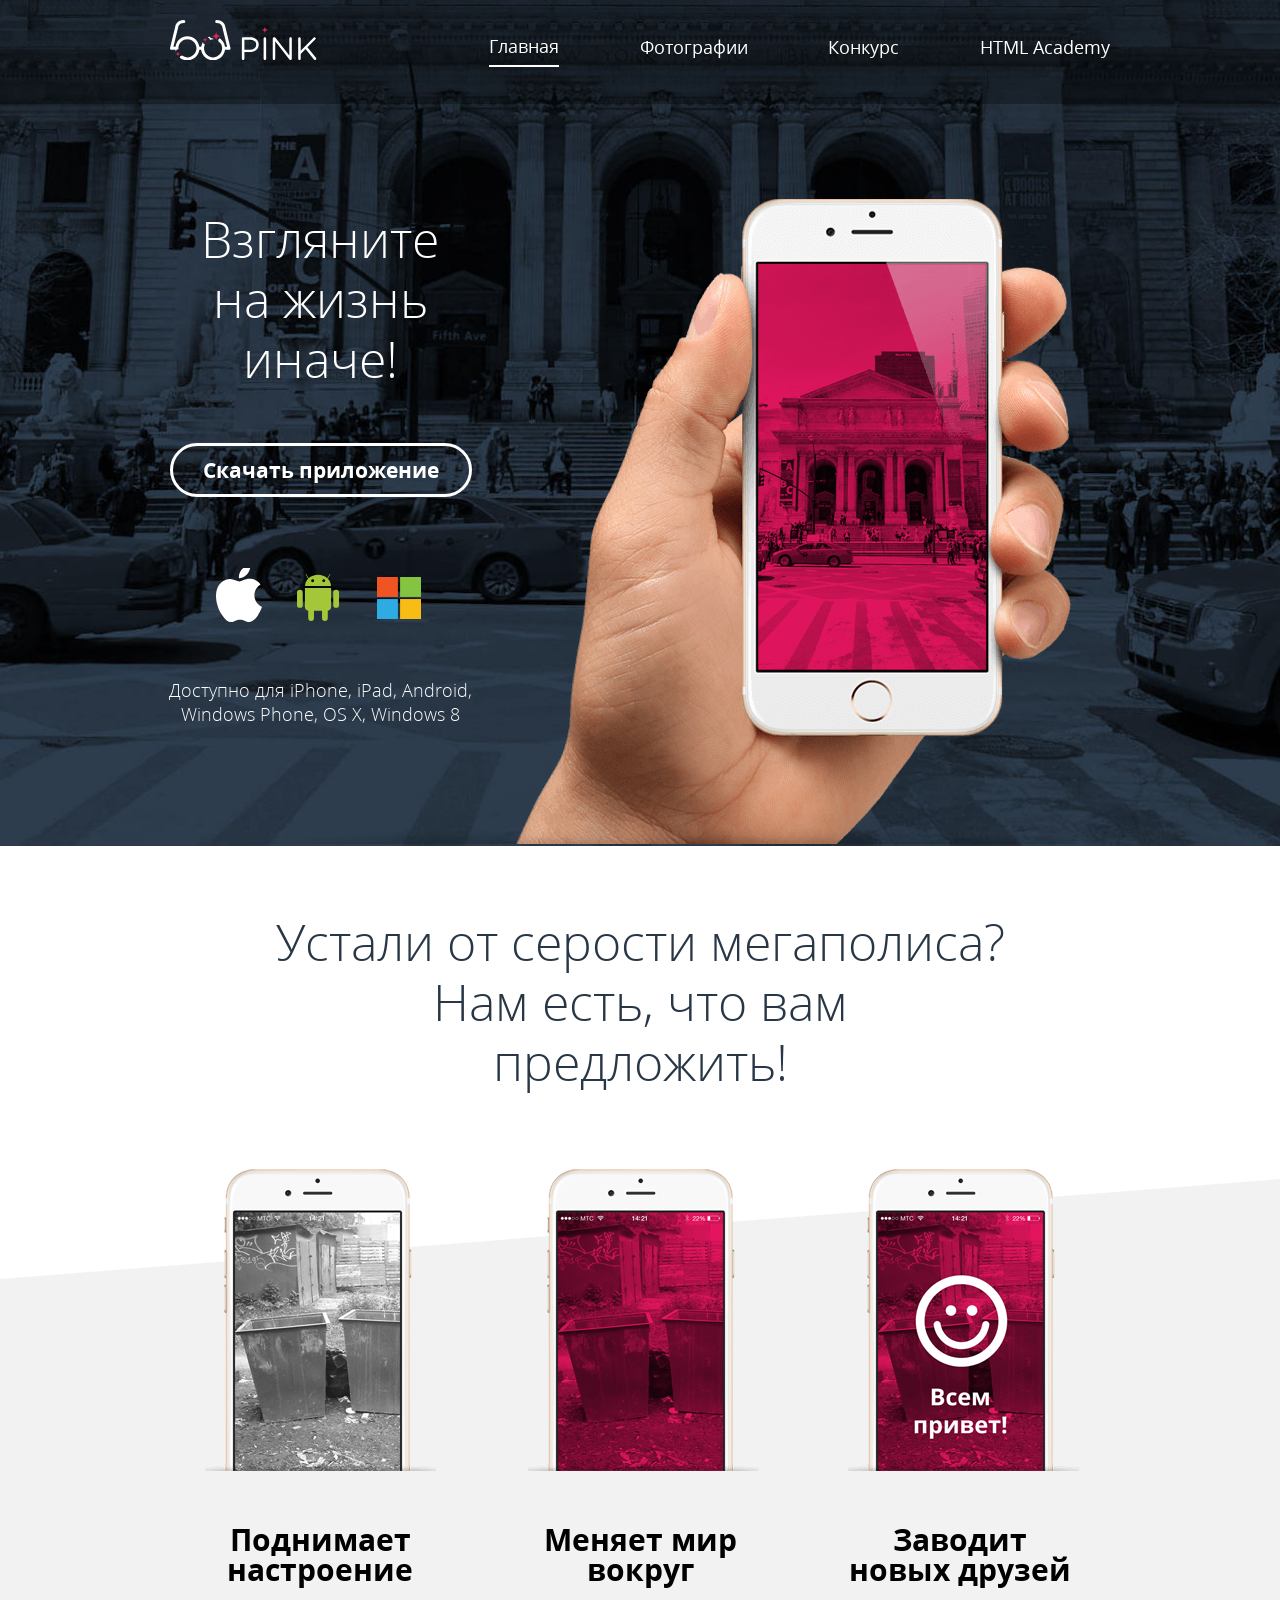
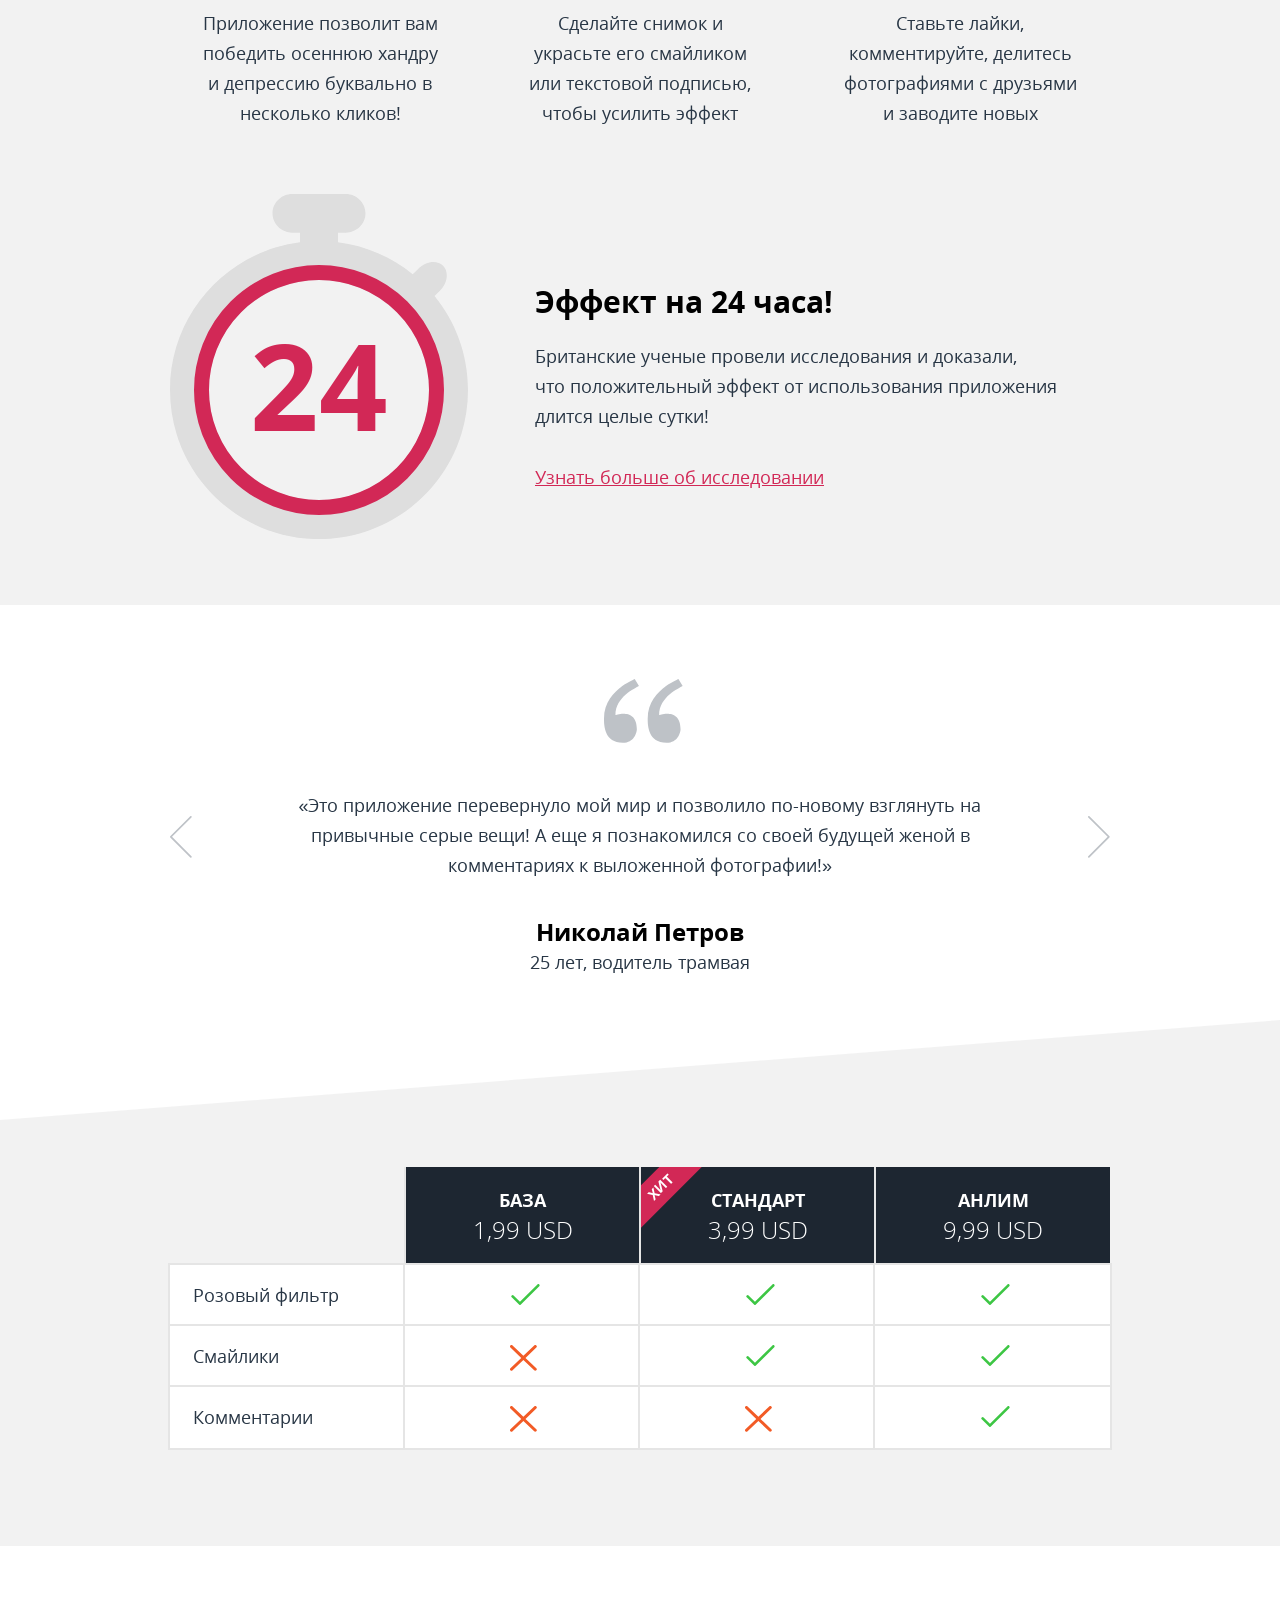
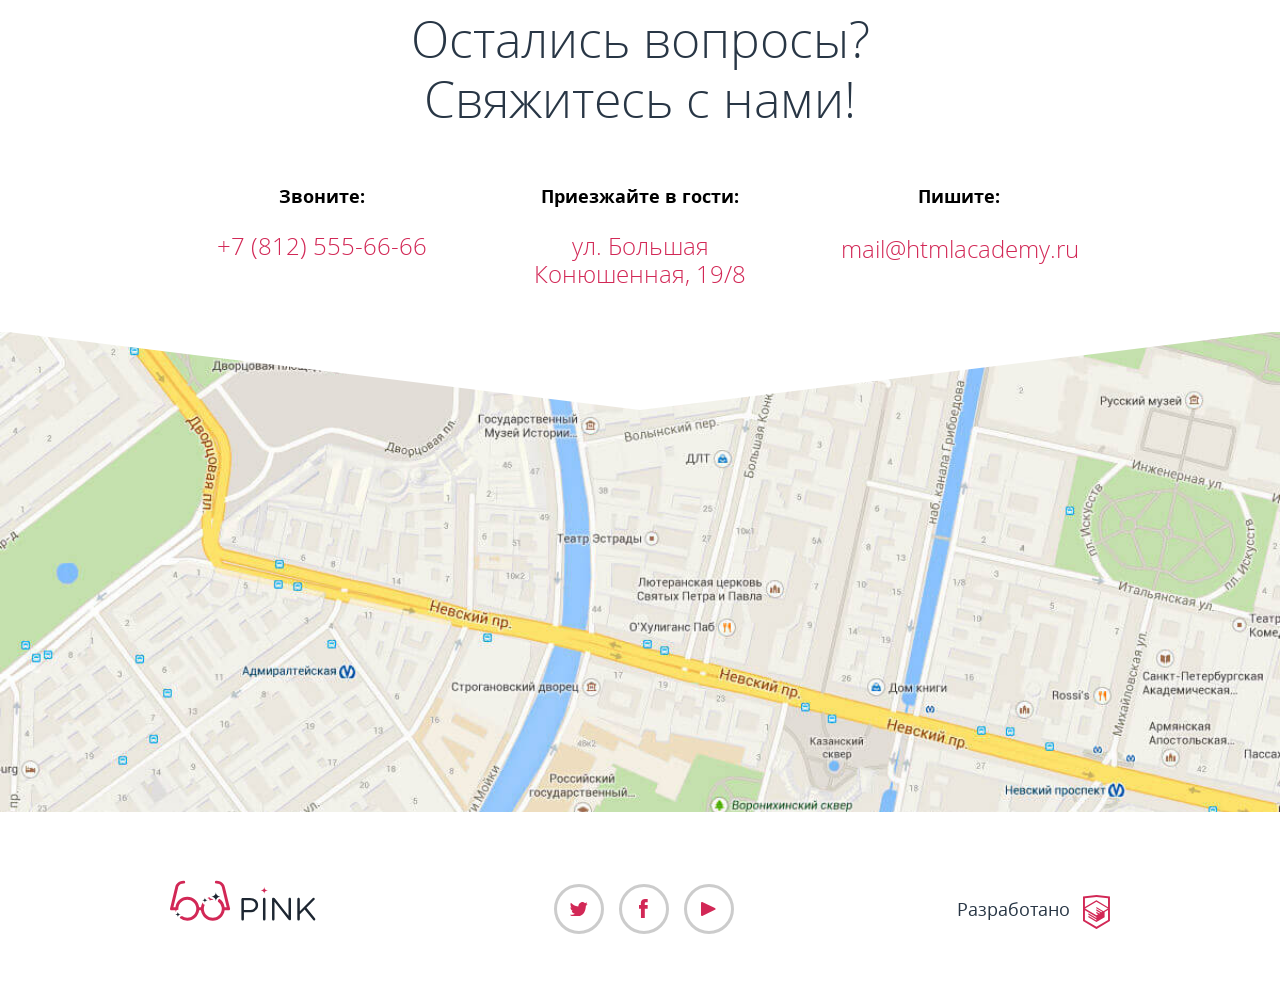
<file: pink_site/index.min.html>
<!DOCTYPE html><html lang="ru"><head><meta charset="utf-8"><meta name="viewport" content="width=device-width,initial-scale=1"><link rel="preload" href="fonts/opensans.woff2" as="font" type="font/woff2" crossorigin="anonymous"><link rel="stylesheet" href="css/style.min.css"><title>HTML Academy: Пинк</title></head><body class="page"><header class="main-header main-header--open"><div class="main-header__wrapper"><a class="main-header__logo"><svg class="main-header__logo-white main-header__logo-white--mobile" width="75" height="22"><use xlink:href="img/sprite.svg#logo-pink-white-mobile"></use></svg> <svg class="main-header__logo-white main-header__logo-white--tablet" width="147" height="40"><use xlink:href="img/sprite.svg#logo-pink-white-tablet"></use></svg> <svg class="main-header__logo-white main-header__logo-white--desktop" width="147" height="40"><use xlink:href="img/sprite.svg#logo-pink-white-desktop"></use></svg></a><nav class="main-navigation"><button class="main-navigation__toggle main-navigation__toggle--active" title="Главное меню"></button><ul class="main-navigation__list main-navigation__list--open"><li class="main-navigation__item main-navigation__item--current"><a class="main-navigation__item-link">Главная</a></li><li class="main-navigation__item"><a class="main-navigation__item-link" href="photo.html">Фотографии</a></li><li class="main-navigation__item"><a class="main-navigation__item-link" href="form.html">Конкурс</a></li><li class="main-navigation__item"><a class="main-navigation__item-link" href="https://htmlacademy.ru/intensive/adaptive" target="_blank">HTML Academy</a></li></ul></nav></div></header><main class="main-content"><section class="download-app"><div class="download-app__inner"><h2 class="download-app__headline visually-hidden">Скачать приложение</h2><div class="download-app__intro"><h1 class="visually-hidden">Pink - мобильное приложение для раскрашивания серых будней в розовый цвет.</h1></div><div class="download-app__wrappers"><h2 class="download-app__slogan">Взгляните на жизнь иначе!</h2><a class="download-app__button" href="https://itunes.apple.com" target="_blank">Скачать приложение</a><ul class="download-app__list"><li class="download-app__item"><a class="download-app__link download-app__link--apple" href="https://itunes.apple.com" target="_blank"><span class="visually-hidden">Скачать приложение в iTunes</span></a></li><li class="download-app__item"><a class="download-app__link download-app__link--android" href="https://play.google.com/store/apps?hl=ru" target="_blank"><span class="visually-hidden">Скачать приложение в Google Play</span></a></li><li class="download-app__item"><a class="download-app__link download-app__link--microsoft" href="https://www.microsoft.com/ru-ru/store/appsvnext/windows" target="_blank"><span class="visually-hidden">Скачать приложение в Microsoft Store</span></a></li></ul><p class="download-app__description">Доступно для iPhone, iPad, Android, Windows Phone, OS X, Windows 8</p></div></div></section><section class="advantages"><div class="advantages__headline"><h2 class="advantages__title">Устали от серости мегаполиса?</h2><h3 class="advantages__title advantages__title--subtitle">Нам есть, что вам предложить!</h3></div><div class="advantages__wrapper"><ul class="advantages__list"><li class="advantages__item advantages__item--mood"><h3 class="advantages__item-title">Поднимает настроение</h3><p class="advantages__item-description">Приложение позволит вам победить осеннюю хандру и депрессию буквально в несколько кликов!</p></li><li class="advantages__item advantages__item--world"><h3 class="advantages__item-title">Меняет мир вокруг</h3><p class="advantages__item-description">Сделайте снимок и украсьте его смайликом или текстовой подписью, чтобы усилить&nbsp;эффект</p></li><li class="advantages__item advantages__item--friends"><h3 class="advantages__item-title">Заводит новых друзей</h3><p class="advantages__item-description">Ставьте лайки, комментируйте, делитесь фотографиями с друзьями и заводите новых</p></li></ul></div></section><section class="research"><div class="research__inner"><div class="research__wrapper"><h2 class="research__title">Эффект на&nbsp;24 часа!</h2><p class="research__description">Британские ученые провели исследования и доказали, что&nbsp;положительный эффект от&nbsp;использования приложения длится целые сутки!</p><a class="research__link" href="#">Узнать больше об исследовании</a></div></div></section><section class="feedback-slider"><div class="feedback-slider__feedbacks"><div class="feedback-slider__content feedback-slider__content--current"><div class="feedback-slider__author"><h2 class="feedback-slider__author-name">Николай Петров</h2><span class="feedback-slider__author-info">25 лет, водитель трамвая</span></div><p class="feedback-slider__text">«Это приложение перевернуло мой мир и позволило по-новому взглянуть на привычные серые вещи! А еще я познакомился со своей будущей женой в комментариях к выложенной фотографии!»</p></div><div class="feedback-slider__content"><div class="feedback-slider__author"><h2 class="feedback-slider__author-name">Николай Петров</h2><span class="feedback-slider__author-info">25 лет, водитель трамвая</span></div><p class="feedback-slider__text">«Это приложение перевернуло мой мир и позволило по-новому взглянуть на привычные серые вещи! А еще я познакомился со своей будущей женой в комментариях к выложенной фотографии!»</p></div><div class="feedback-slider__content"><div class="feedback-slider__author"><h2 class="feedback-slider__author-name">Николай Петров</h2><span class="feedback-slider__author-info">25 лет, водитель трамвая</span></div><p class="feedback-slider__text">«Это приложение перевернуло мой мир и позволило по-новому взглянуть на привычные серые вещи! А еще я познакомился со своей будущей женой в комментариях к выложенной фотографии!»</p></div></div><ul class="feedback-slider__dots"><li class="feedback-slider__dot"><button class="feedback-slider__indicator feedback-slider__indicator--current" aria-label="Первый отзыв"></button></li><li class="feedback-slider__dot"><button class="feedback-slider__indicator" aria-label="Второй отзыв"></button></li><li class="feedback-slider__dot"><button class="feedback-slider__indicator" aria-label="Третий отзыв"></button></li></ul><button class="feedback-slider__button feedback-slider__button--prev" aria-label="Следующий отзыв"><svg width="22" height="42"><use xlink:href="img/sprite.svg#icon-review-arrow-left"></use></svg></button> <button class="feedback-slider__button feedback-slider__button--next" aria-label="Предыдущий отзыв отзыв"><svg width="22" height="42"><use xlink:href="img/sprite.svg#icon-review-arrow-right"></use></svg></button></section><section class="price-table"><h2 class="visually-hidden">Тарифы</h2><div class="price-table__wrapper"><table class="price-table__table"><thead class="price-table__header"><tr><th class="price-table__tariff price-table__tariff--hidden"><span class="visually-hidden">Опции</span></th><th class="price-table__tariff">База <span class="price-table__price">1,99 usd</span></th><th class="price-table__tariff price-table__tariff--hit price-table__tariff--current">Стандарт <span class="price-table__price">3,99 usd</span></th><th class="price-table__tariff">Анлим <span class="price-table__price">9,99 usd</span></th></tr></thead><tbody class="price-table__content"><tr><td class="price-table__category price-table__category--hidden">Розовый фильтр</td><td class="price-table__category"><span class="price-table__category-name">Розовый фильтр</span> <span class="price-table__category-status price-table__category-status--yes">Включено</span></td><td class="price-table__category"><span class="price-table__category-name">Розовый фильтр</span> <span class="price-table__category-status price-table__category-status--yes">Включено</span></td><td class="price-table__category"><span class="price-table__category-name">Розовый фильтр</span> <span class="price-table__category-status price-table__category-status--yes">Включено</span></td></tr><tr><td class="price-table__category price-table__category--hidden">Смайлики</td><td class="price-table__category"><span class="price-table__category-name">Смайлики</span> <span class="price-table__category-status price-table__category-status--no">Не включено</span></td><td class="price-table__category"><span class="price-table__category-name">Смайлики</span> <span class="price-table__category-status price-table__category-status--yes">Включено</span></td><td class="price-table__category"><span class="price-table__category-name">Смайлики</span> <span class="price-table__category-status price-table__category-status--yes">Включено</span></td></tr><tr><td class="price-table__category price-table__category--hidden">Комментарии</td><td class="price-table__category"><span class="price-table__category-name">Комментарии</span> <span class="price-table__category-status price-table__category-status--no">Не включено</span></td><td class="price-table__category"><span class="price-table__category-name">Комментарии</span> <span class="price-table__category-status price-table__category-status--no">Не включено</span></td><td class="price-table__category"><span class="price-table__category-name">Комментарии</span> <span class="price-table__category-status price-table__category-status--yes">Включено</span></td></tr></tbody></table></div><ul class="price-table__dots"><li class="price-table__dot"><button class="price-table__indicator" aria-label="Тариф Base"></button></li><li class="price-table__dot"><button class="price-table__indicator price-table__indicator--current" aria-label="Тариф Стандарт"></button></li><li class="price-table__dot"><button class="price-table__indicator" aria-label="Тариф Unlim"></button></li></ul></section><section class="contacts"><h2 class="contacts__headline">Остались вопросы? Свяжитесь с нами!</h2><div class="contacts__items"><div class="contacts__item contacts__item--phone"><h3 class="contacts__title">Звоните:</h3><a class="contacts__text" href="tel:+78125556666">+7 (812) 555-66-66</a></div><div class="contacts__item contacts__item--mail"><h3 class="contacts__title contacts__title--mail">Пишите:</h3><a class="contacts__text contacts__text--mail" href="mailto:mail@htmlacademy.ru">mail@htmlacademy.ru</a></div><div class="contacts__item contacts__item--address"><h3 class="contacts__title contacts__title--address">Приезжайте в гости:</h3><a class="contacts__text">ул. Большая Конюшенная, 19/8</a></div></div></section></main><footer class="page-footer"><div class="page-footer__map" id="map"></div><div class="page-footer__inner page-footer__inner--hidden"><a class="page-footer__logo" href="index.html"><svg class="page-footer__logo-blue page-footer__logo-blue--mobile" width="147" height="40"><use xlink:href="img/sprite.svg#logo-pink-blue-mobile"></use></svg> <svg class="page-footer__logo-blue page-footer__logo-blue--desktop" width="147" height="40"><use xlink:href="img/sprite.svg#logo-pink-blue-desktop"></use></svg></a><ul class="page-footer__socials"><li class="page-footer__social-item"><a class="page-footer__social-link" href="#"><span class="visually-hidden">Twitter</span> <svg width="18" height="14" fill="#d22856"><use xlink:href="img/sprite.svg#icon-twitter"></use></svg></a></li><li class="page-footer__social-item"><a class="page-footer__social-link" href="#"><span class="visually-hidden">Facebook</span> <svg width="9" height="19" fill="#d22856"><use xlink:href="img/sprite.svg#icon-facebook"></use></svg></a></li><li class="page-footer__social-item"><a class="page-footer__social-link" href="#"><span class="visually-hidden">YouTube</span> <svg width="15" height="14" fill="#d22856"><use xlink:href="img/sprite.svg#icon-youtube"></use></svg></a></li></ul><div class="page-footer__copyright"><span class="page-footer__copyright-text">Разработано</span> <a class="page-footer__copyright-link" href="https://htmlacademy.ru/intensive/adaptive"><span class="visually-hidden">HTMLacademy</span> <svg class="page-footer__copyright-logo" width="27" height="34"><use xlink:href="img/sprite.svg#logo-htmlacademy"></use></svg></a></div></div></footer><script src="https://api-maps.yandex.ru/2.1/?apikey=9e62a537-355b-4527-8a22-1d6477d27c86&lang=ru_RU"></script><script src="js/lib/svgxuse.min.js"></script><script src="js/lib/picturefill.min.js"></script><script src="js/script.min.js"></script></body></html>
</file>
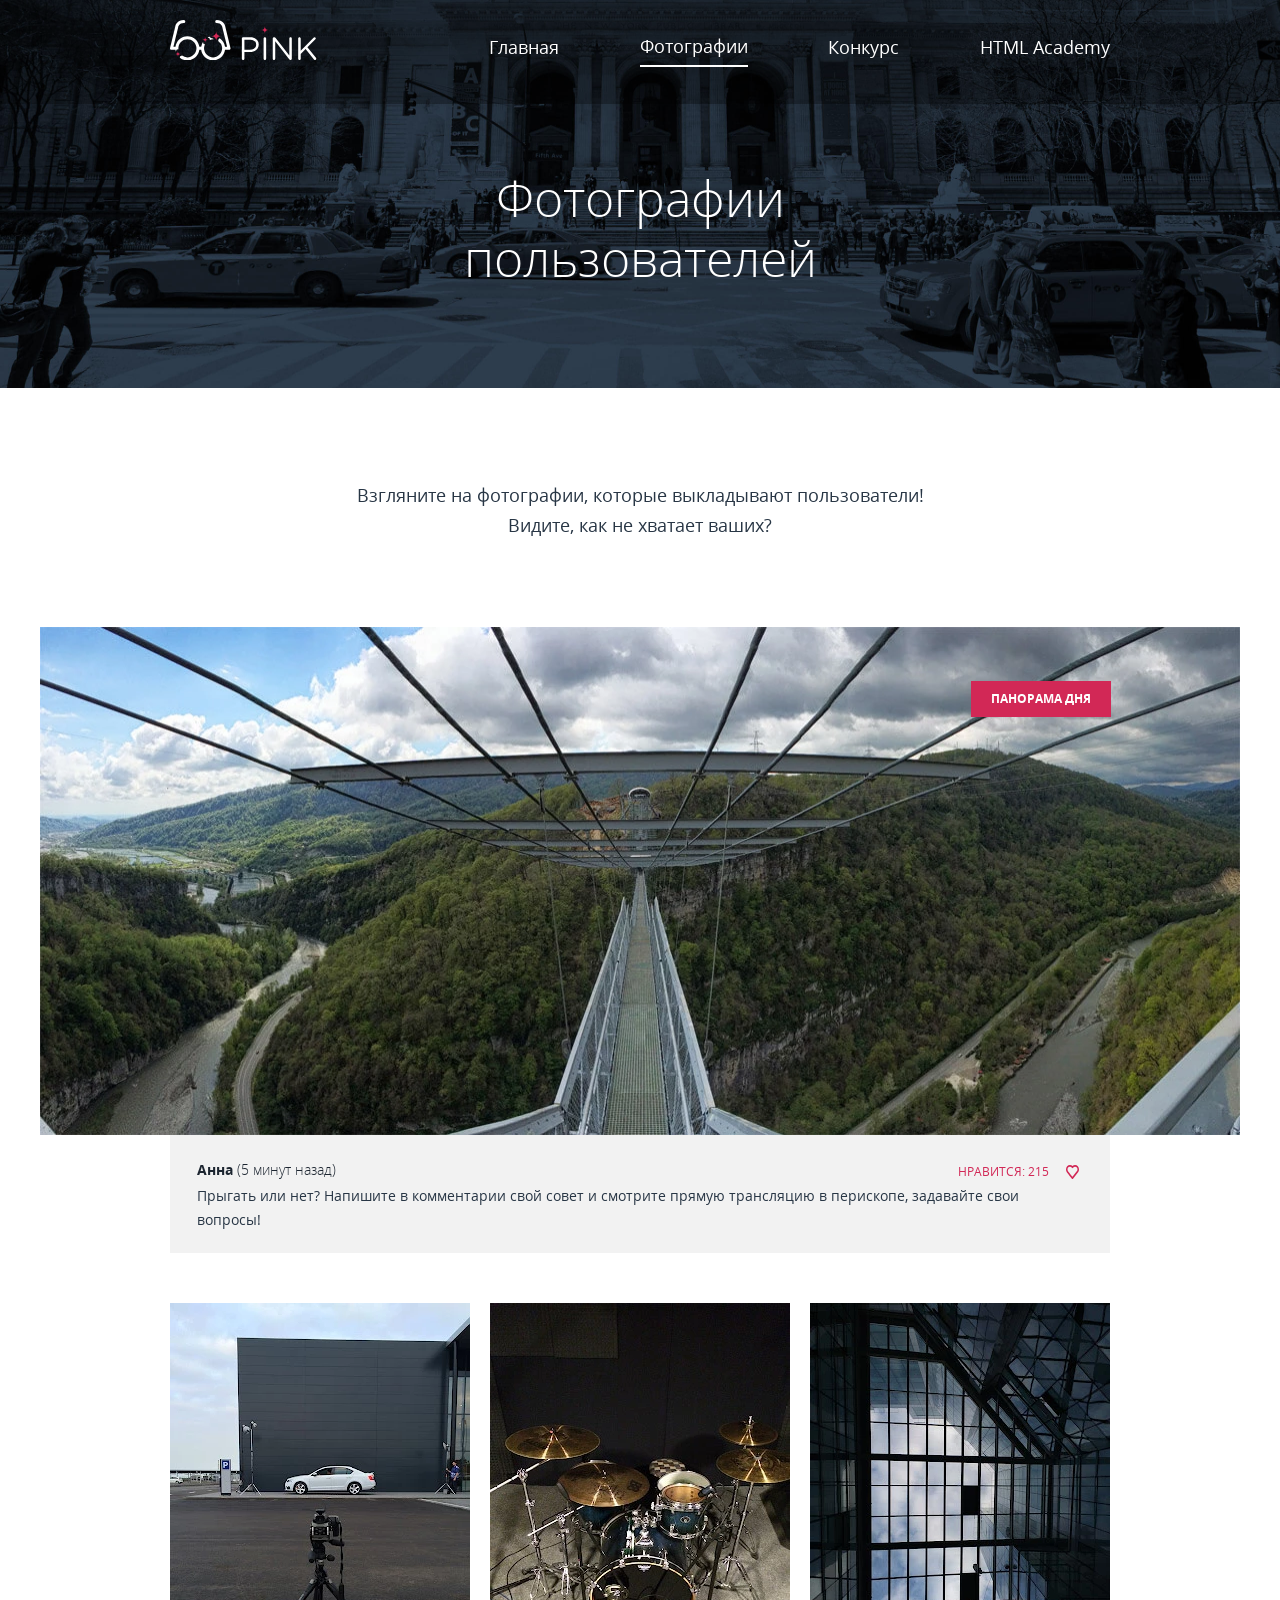
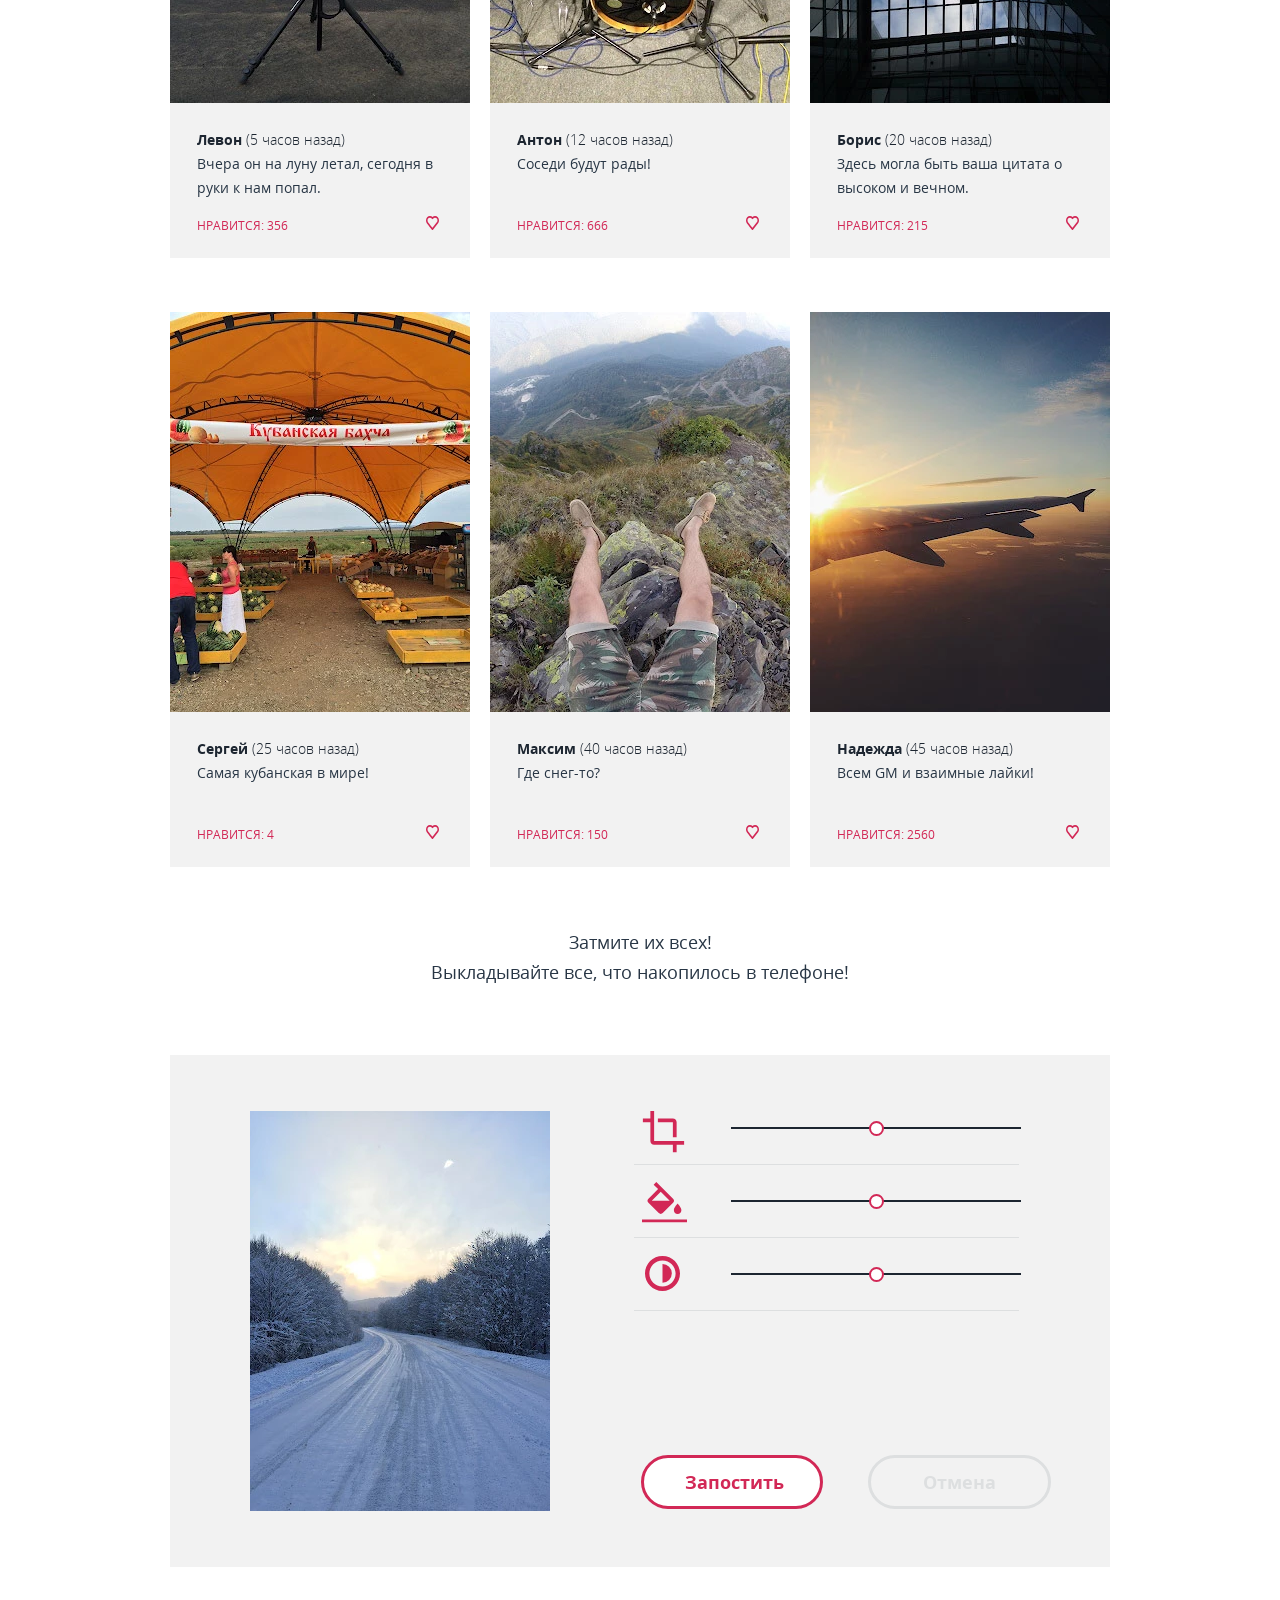
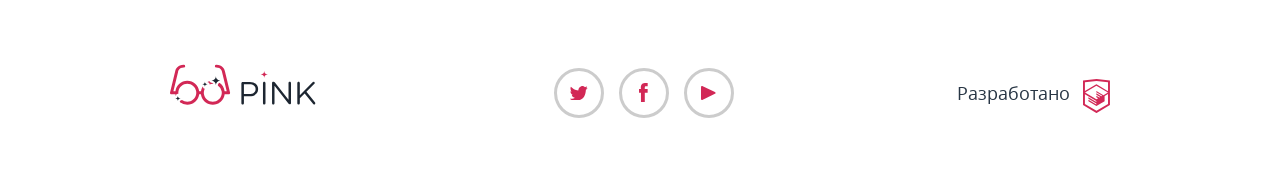
<file: pink_site/photo.html>
<!DOCTYPE html>
<html lang="ru">
<head>
  <meta charset="utf-8">
  <meta name="viewport" content="width=device-width, initial-scale=1">
  <link rel="preload" href="fonts/opensans.woff2" as="font" type="font/woff2" crossorigin="anonymous">
  <link rel="stylesheet" href="css/style.min.css">
  <title>HTML Academy: Пинк</title>
</head>

<body class="page">
  <header class="main-header main-header--open">
    <div class="main-header__wrapper">
      <a class="main-header__logo" href="index.html">
        <svg class="main-header__logo-white main-header__logo-white--mobile" width="75" height="22">
          <use xlink:href="img/sprite.svg#logo-pink-white-mobile"></use>
        </svg>
        <svg class="main-header__logo-white main-header__logo-white--tablet" width="147" height="40">
          <use xlink:href="img/sprite.svg#logo-pink-white-tablet"></use>
        </svg>
        <svg class="main-header__logo-white main-header__logo-white--desktop" width="147" height="40">
          <use xlink:href="img/sprite.svg#logo-pink-white-desktop"></use>
        </svg>
      </a>
      <nav class="main-navigation">
        <button class="main-navigation__toggle main-navigation__toggle--active" title="Главное меню">
        </button>
        <ul class="main-navigation__list main-navigation__list--open">
          <li class="main-navigation__item">
            <a class="main-navigation__item-link" href="index.html">Главная</a>
          </li>
          <li class="main-navigation__item main-navigation__item--current">
            <a class="main-navigation__item-link">Фотографии</a>
          </li>
          <li class="main-navigation__item">
            <a class="main-navigation__item-link" href="form.html">Конкурс</a>
          </li>
          <li class="main-navigation__item">
            <a class="main-navigation__item-link" href="https://htmlacademy.ru/intensive/adaptive" target="_blank">HTML Academy</a>
          </li>
        </ul>
      </nav>
    </div>
  </header>

    <main class="main-content">
      <div class="main-content__wrapper">
        <h1 class="main-content__headline main-content__headline--photo">Фотографии пользователей</h1>
      </div>

      <section class="user-photo">
        <h2 class="user-photo__headline">Взгляните на фотографии, которые выкладывают пользователи! Видите, как не хватает ваших?</h2>

        <div class="user-photo__post user-photo__post--fresh">
          <a class="user-photo__image-link" href="panorama-full.html">
            <picture class="user-photo__image user-photo__image--panorama">
              <source type="image/webp" media="(min-width: 960px)" srcset="img/panorama-desktop@1x.webp, img/panorama-desktop@2x.webp 2x">
              <source type="image/webp" media="(min-width: 660px)" srcset="img/panorama-tablet@1x.webp, img/panorama-tablet@2x.webp 2x">
              <source type="image/webp" srcset="img/panorama-mobile@1x.webp 1x, img/panorama-mobile@2x.webp 2x">

              <source media="(min-width: 960px)" srcset="img/panorama-desktop@1x.jpg, img/panorama-desktop@2x.jpg 2x">
              <source media="(min-width: 660px)" srcset="img/panorama-tablet@1x.jpg, img/panorama-tablet@2x.jpg 2x">
              <img class="user-photo__image user-photo__image--panorama" src="img/panorama-mobile@1x.jpg" srcset="img/panorama-mobile@2x.jpg 2x" alt="Панорама">
            </picture>
            <span class="user-photo__image-flag">Панорама дня</span>
          </a>
          <div class="user-photo__content user-photo__content--panorama">
            <h3 class="user-photo__title user-photo__title--fresh">Анна
              <span class="user-photo__date">(5 минут назад)</span>
            </h3>
              <p class="user-photo__message user-photo__message--fresh">Прыгать или нет? Напишите в комментарии свой совет и смотрите прямую трансляцию в перископе, задавайте свои вопросы!</p>
              <div class="user-photo__rating user-photo__rating--fresh">
                <button class="user-photo__button user-photo__button--fresh" aria-label="Мне нравится"></button>
                <span class="user-photo__rating-count">Нравится: 215</span>
              </div>
            </div>
        </div>

        <div class="user-photo__posts">
          <div class="user-photo__post">
            <a class="user-photo__image-link" href="car-full.html">
              <picture>
                <source type="image/webp" media="(min-width: 960px)" srcset="img/photo-car-desktop@1x.webp 1x, img/photo-car-desktop@2x.webp 2x">
                <source type="image/webp" media="(min-width: 660px)" srcset="img/photo-car-tablet@1x.webp 1x, img/photo-car-tablet@2x.webp 2x">
                <source type="image/webp" srcset="img/photo-car-mobile@1x.webp 1x, img/photo-car-mobile@2x.webp 2x">

                <source media="(min-width: 960px)" srcset="img/photo-car-desktop@1x.jpg 1x, img/photo-car-desktop@2x.jpg 2x">
                <source media="(min-width: 660px)" srcset="img/photo-car-tablet@1x.jpg 1x, img/photo-car-tablet@2x.jpg 2x">
                <img class="user-photo__image" src="img/photo-car-mobile@1x.jpg" srcset="img/photo-car-mobile@2x.jpg 2x" alt="Фото: Автомобиль">
              </picture>
            </a>
            <div class="user-photo__content">
              <h3 class="user-photo__title">Левон
                <span class="user-photo__date">(5 часов назад)</span>
              </h3>
              <p class="user-photo__message">Вчера он на луну летал, сегодня в руки к нам попал.</p>
              <div class="user-photo__rating">
                <button class="user-photo__button" aria-label="Мне нравится"></button>
                <span class="user-photo__rating-count">Нравится: 356</span>
              </div>
            </div>
          </div>

          <div class="user-photo__post">
            <a class="user-photo__image-link" href="drumset-full.html">
              <picture>
                <source type="image/webp" media="(min-width: 960px)" srcset="img/photo-drumset-desktop@1x.webp 1x, img/photo-drumset-desktop@2x.webp 2x">
                <source type="image/webp" media="(min-width: 660px)" srcset="img/photo-drumset-tablet@1x.webp 1x, img/photo-drumset-tablet@2x.webp 2x">
                <source type="image/webp" srcset="img/photo-drumset-mobile@1x.webp 1x, img/photo-drumset-mobile@2x.webp 2x">

                <source media="(min-width: 960px)" srcset="img/photo-drumset-desktop@1x.jpg 1x, img/photo-drumset-desktop@2x.jpg 2x">
                <source media="(min-width: 660px)" srcset="img/photo-drumset-tablet@1x.jpg 1x, img/photo-drumset-tablet@2x.jpg 2x">
                <img class="user-photo__image" src="img/photo-drumset-mobile@1x.jpg" srcset="img/photo-drumset-mobile@2x.jpg 2x" alt="Фото: Барабаны">
              </picture>
            </a>
            <div class="user-photo__content">
              <h3 class="user-photo__title">Антон
                <span class="user-photo__date">(12 часов назад)</span>
              </h3>
              <p class="user-photo__message">Соседи будут рады!</p>
              <div class="user-photo__rating">
                <button class="user-photo__button" aria-label="Мне нравится"></button>
                <span class="user-photo__rating-count">Нравится: 666</span>
              </div>
            </div>
          </div>

          <div class="user-photo__post">
            <a class="user-photo__image-link" href="window-full.html">
              <picture>
                <source type="image/webp" media="(min-width: 960px)" srcset="img/photo-window-desktop@1x.webp 1x, img/photo-window-desktop@2x.webp 2x">
                <source type="image/webp" media="(min-width: 660px)" srcset="img/photo-window-tablet@1x.webp 1x, img/photo-window-tablet@2x.webp 2x">
                <source type="image/webp" srcset="img/photo-window-mobile@1x.webp 1x, img/photo-window-mobile@2x.webp 2x">

                <source media="(min-width: 960px)" srcset="img/photo-window-desktop@1x.jpg 1x, img/photo-window-desktop@2x.jpg 2x">
                <source media="(min-width: 660px)" srcset="img/photo-window-tablet@1x.jpg 1x, img/photo-window-tablet@2x.jpg 2x">
                <img class="user-photo__image" src="img/photo-window-mobile@1x.jpg" srcset="img/photo-window-mobile@2x.jpg 2x" alt="Фото: Окно">
              </picture>
            </a>
            <div class="user-photo__content">
              <h3 class="user-photo__title">Борис
                <span class="user-photo__date">(20 часов назад)</span>
              </h3>
              <p class="user-photo__message">Здесь могла быть ваша цитата о высоком и вечном.</p>
              <div class="user-photo__rating">
                <button class="user-photo__button" aria-label="Мне нравится"></button>
                <span class="user-photo__rating-count">Нравится: 215</span>
              </div>
            </div>
          </div>

          <div class="user-photo__post">
            <a class="user-photo__image-link" href="fair-full.html">
              <picture>
                <source type="image/webp" media="(min-width: 960px)" srcset="img/photo-fair-desktop@1x.webp 1x, img/photo-fair-desktop@2x.webp 2x">
                <source type="image/webp" media="(min-width: 660px)" srcset="img/photo-fair-tablet@1x.webp 1x, img/photo-fair-tablet@2x.webp 2x">
                <source type="image/webp" srcset="img/photo-fair-mobile@1x.webp 1x, img/photo-fair-mobile@2x.webp 2x">

                <source media="(min-width: 960px)" srcset="img/photo-fair-desktop@1x.jpg 1x, img/photo-fair-desktop@2x.jpg 2x">
                <source media="(min-width: 660px)" srcset="img/photo-fair-tablet@1x.jpg 1x, img/photo-fair-tablet@2x.jpg 2x">
                <img class="user-photo__image" src="img/photo-fair-mobile@1x.jpg" srcset="img/photo-fair-mobile@2x.jpg 2x" alt="Фото: Окно">
              </picture>
            </a>
            <div class="user-photo__content">
              <h3 class="user-photo__title">Сергей
                <span class="user-photo__date">(25 часов назад)</span>
              </h3>
              <p class="user-photo__message">Самая кубанская в мире!</p>
              <div class="user-photo__rating">
                <button class="user-photo__button" aria-label="Мне нравится"></button>
                <span class="user-photo__rating-count">Нравится: 4</span>
              </div>
            </div>
          </div>

          <div class="user-photo__post">
            <a class="user-photo__image-link" href="pov-full.html">
              <picture>
                <source type="image/webp" media="(min-width: 960px)" srcset="img/photo-pov-desktop@1x.webp 1x, img/photo-pov-desktop@2x.webp 2x">
                <source type="image/webp" media="(min-width: 660px)" srcset="img/photo-pov-tablet@1x.webp 1x, img/photo-pov-tablet@2x.webp 2x">
                <source type="image/webp" srcset="img/photo-pov-mobile@1x.webp 1x, img/photo-pov-mobile@2x.webp 2x">

                <source media="(min-width: 960px)" srcset="img/photo-pov-desktop@1x.jpg 1x, img/photo-pov-desktop@2x.jpg 2x">
                <source media="(min-width: 660px)" srcset="img/photo-pov-tablet@1x.jpg 1x, img/photo-pov-tablet@2x.jpg 2x">
                <img class="user-photo__image" src="img/photo-pov-mobile@1x.jpg" srcset="img/photo-pov-mobile@2x.jpg 2x" alt="Фото: Ноги">
              </picture>
            </a>
            <div class="user-photo__content">
              <h3 class="user-photo__title">Максим
                <span class="user-photo__date">(40 часов назад)</span>
              </h3>
              <p class="user-photo__message">Где снег-то?</p>
              <div class="user-photo__rating">
                <button class="user-photo__button" aria-label="Мне нравится"></button>
                <span class="user-photo__rating-count">Нравится: 150</span>
              </div>
            </div>
          </div>

          <div class="user-photo__post">
            <a class="user-photo__image-link" href="wing-full.html">
              <picture>
                <source type="image/webp" media="(min-width: 960px)" srcset="img/photo-wing-desktop@1x.webp 1x, img/photo-wing-desktop@2x.webp 2x">
                <source type="image/webp" media="(min-width: 660px)" srcset="img/photo-wing-tablet@1x.webp 1x, img/photo-wing-tablet@2x.webp 2x">
                <source type="image/webp" srcset="img/photo-wing-mobile@1x.webp 1x, img/photo-wing-mobile@2x.webp 2x">

                <source media="(min-width: 960px)" srcset="img/photo-wing-desktop@1x.jpg 1x, img/photo-wing-desktop@2x.jpg 2x">
                <source media="(min-width: 660px)" srcset="img/photo-wing-tablet@1x.jpg 1x, img/photo-wing-tablet@2x.jpg 2x">
                <img class="user-photo__image" src="img/photo-wing-mobile@1x.jpg" srcset="img/photo-wing-mobile@2x.jpg 2x" alt="Фото: Небо">
              </picture>
            </a>
            <div class="user-photo__content">
              <h3 class="user-photo__title">Надежда
                <span class="user-photo__date">(45 часов назад)</span>
              </h3>
              <p class="user-photo__message">Всем GM и взаимные лайки!</p>
              <div class="user-photo__rating">
                <button class="user-photo__button" aria-label="Мне нравится"></button>
                <span class="user-photo__rating-count">Нравится: 2560</span>
              </div>
            </div>
          </div>
        </div>
      </section>

      <section class="filters-image">
        <h2 class="filters-image__headline">Затмите их всех!</h2>
        <h3 class="filters-image__headline filters-image__headline--subheadline">Выкладывайте все, что накопилось в телефоне!</h3>
        <div class="filters-image__wrapper">
          <form class="filters-image__form image-effects" action="https://echo.htmlacademy.ru">
            <div class="filters-image__upload">
            <picture>
              <source type="image/webp" media="(min-width: 960px)" srcset="img/photo-road-desktop@1x.webp 1x, img/photo-road-desktop@2x.webp 2x">
              <source type="image/webp" media="(min-width: 660px)" srcset="img/photo-road-tablet@1x.webp 1x, img/photo-road-tablet@2x.webp 2x">
              <source type="image/webp" srcset="img/photo-road-mobile@1x.webp 1x, img/photo-road-mobile@2x.webp 2x">

              <source media="(min-width: 960px)" srcset="img/photo-road-desktop@1x.jpg 1x, img/photo-road-desktop@2x.jpg 2x">
              <source media="(min-width: 660px)" srcset="img/photo-road-tablet@1x.jpg 1x, img/photo-road-tablet@2x.jpg 2x">
              <img class="filters-image__upload" src="img/photo-road-mobile@1x.jpg" srcset="img/photo-road-mobile@2x.jpg 2x" alt="Загрузка нового изображения">
            </picture>
          </div>

            <div class="filters-image__controls">
              <ul class="filters-image__effects">
                <li class="image-effects__field">
                  <div class="filters-image__content">
                    <label for="crop-filter" class="image-effects__title image-effects__title--crop" title="Обрезать"></label>
                    <input id="crop-filter" class="image-effects__radio" type="radio" name="filter-images" checked="">
                    <svg class="image-effects__icon image-effects__icon--crop image-effects__icon--active" width="48" height="48">
                      <use xlink:href="img/sprite.svg#icon-editor-crop"></use>
                    </svg>
                  </div>
                  <div class="image-effects__controls image-effects__controls--current">
                    <input id="crop-filte__control" class="image-effects__range" type="range" name="crop">
                  </div>
                </li>
                <li class="image-effects__field">
                  <div class="filters-image__content">
                    <label for="fill-filter" class="image-effects__title image-effects__title--fill" title="Заливка"></label>
                    <input id="fill-filter" class="image-effects__radio" type="radio" name="filter-images">
                    <svg class="image-effects__icon image-effects__icon--fill" width="48" height="48">
                      <use xlink:href="img/sprite.svg#icon-editor-fill"></use>
                    </svg>
                  </div>
                  <div class="image-effects__controls">
                    <input id="fill-filter__control" class="image-effects__range" type="range" name="fill">
                  </div>
                </li>
                <li class="image-effects__field">
                  <div class="filters-image__content">
                    <label for="contrast-filter" class="image-effects__title image-effects__title--contrast" title="Контраст"></label>
                    <input id="contrast-filter" class="image-effects__radio" type="radio" name="filter-images">
                    <svg class="image-effects__icon image-effects__icon--contrast" width="32" height="32">
                      <use xlink:href="img/sprite.svg#icon-editor-contrast"></use>
                    </svg>
                  </div>
                  <div class="image-effects__controls">
                    <input id="contrast-filter__control" class="image-effects__range" type="range" name="contrast">
                  </div>
                </li>
              </ul>
              <div class="image-effects__buttons">
                <button class="image-effects__button image-effects__button--submit" type="submit">Запостить</button>
                <button class="image-effects__button image-effects__button--reset" type="reset">Отмена</button>
              </div>
            </div>
          </form>
        </div>
      </section>
    </main>

    <footer class="page-footer">
      <div class="page-footer__inner">
        <a class="page-footer__logo" href="index.html">
          <svg class="page-footer__logo-blue page-footer__logo-blue--mobile" width="147" height="40">
            <use xlink:href="img/sprite.svg#logo-pink-blue-mobile"></use>
          </svg>
          <svg class="page-footer__logo-blue page-footer__logo-blue--desktop" width="147" height="40">
            <use xlink:href="img/sprite.svg#logo-pink-blue-desktop"></use>
          </svg>
        </a>
        <ul class="page-footer__socials">
          <li class="page-footer__social-item">
            <a class="page-footer__social-link" href="#">
              <span class="visually-hidden">Twitter</span>
              <svg width="18" height="14" fill="#d22856">
                <use xlink:href="img/sprite.svg#icon-twitter"></use>
              </svg>
            </a>
          </li>
          <li class="page-footer__social-item">
            <a class="page-footer__social-link" href="#">
              <span class="visually-hidden">Facebook</span>
              <svg width="9" height="19" fill="#d22856">
                <use xlink:href="img/sprite.svg#icon-facebook"></use>
              </svg>
            </a>
          </li>
          <li class="page-footer__social-item">
            <a class="page-footer__social-link" href="#">
              <span class="visually-hidden">YouTube</span>
              <svg width="15" height="14" fill="#d22856">
                <use xlink:href="img/sprite.svg#icon-youtube"></use>
              </svg>
            </a>
          </li>
        </ul>
        <div class="page-footer__copyright">
          <span class="page-footer__copyright-text">Разработано</span>
          <a class="page-footer__copyright-link" href="https://htmlacademy.ru/intensive/adaptive">
            <span class="visually-hidden">HTMLacademy</span>
            <svg class="page-footer__copyright-logo" width="27" height="34">
              <use xlink:href="img/sprite.svg#logo-htmlacademy"></use>
            </svg>
          </a>
        </div>
      </div>
    </footer>

    <script src="js/lib/svgxuse.min.js"></script>
    <script src="js/lib/picturefill.min.js"></script>
    <script src="js/script.min.js"></script>
  </body>
  </html>
</file>
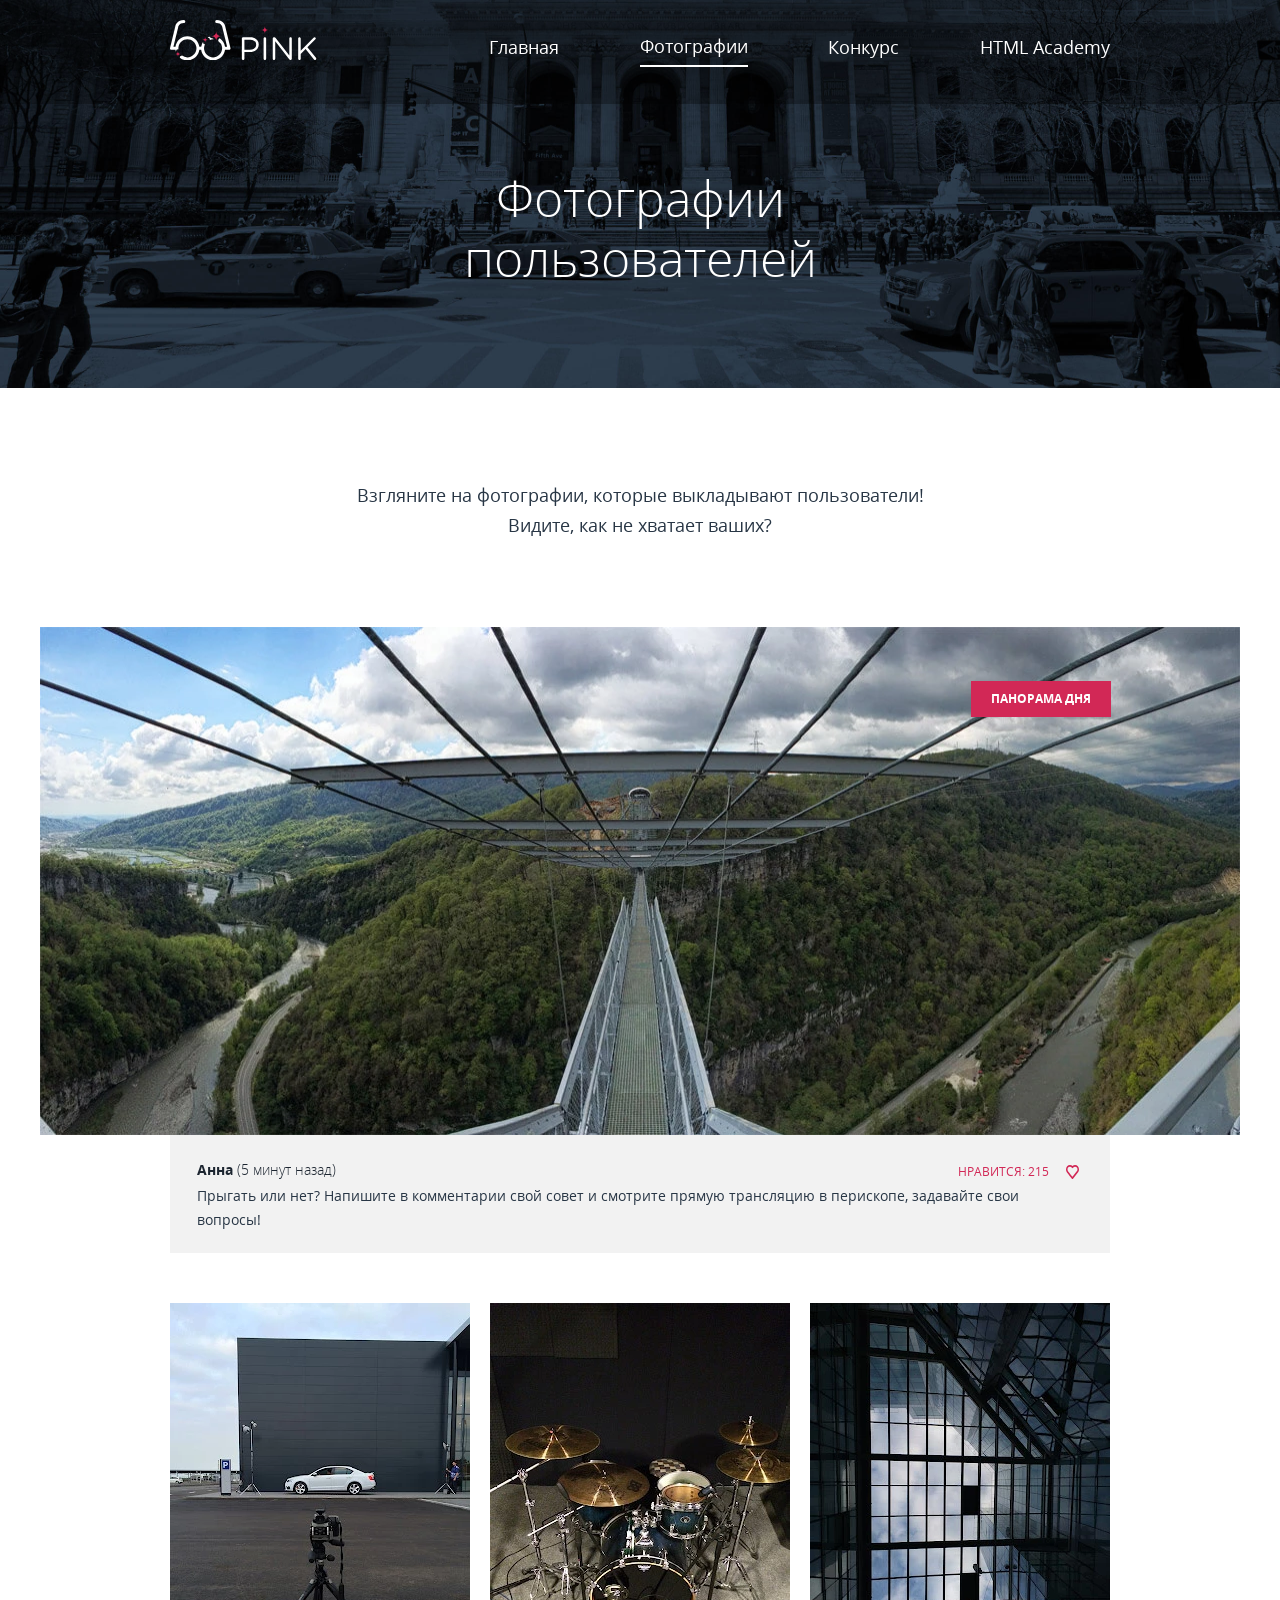
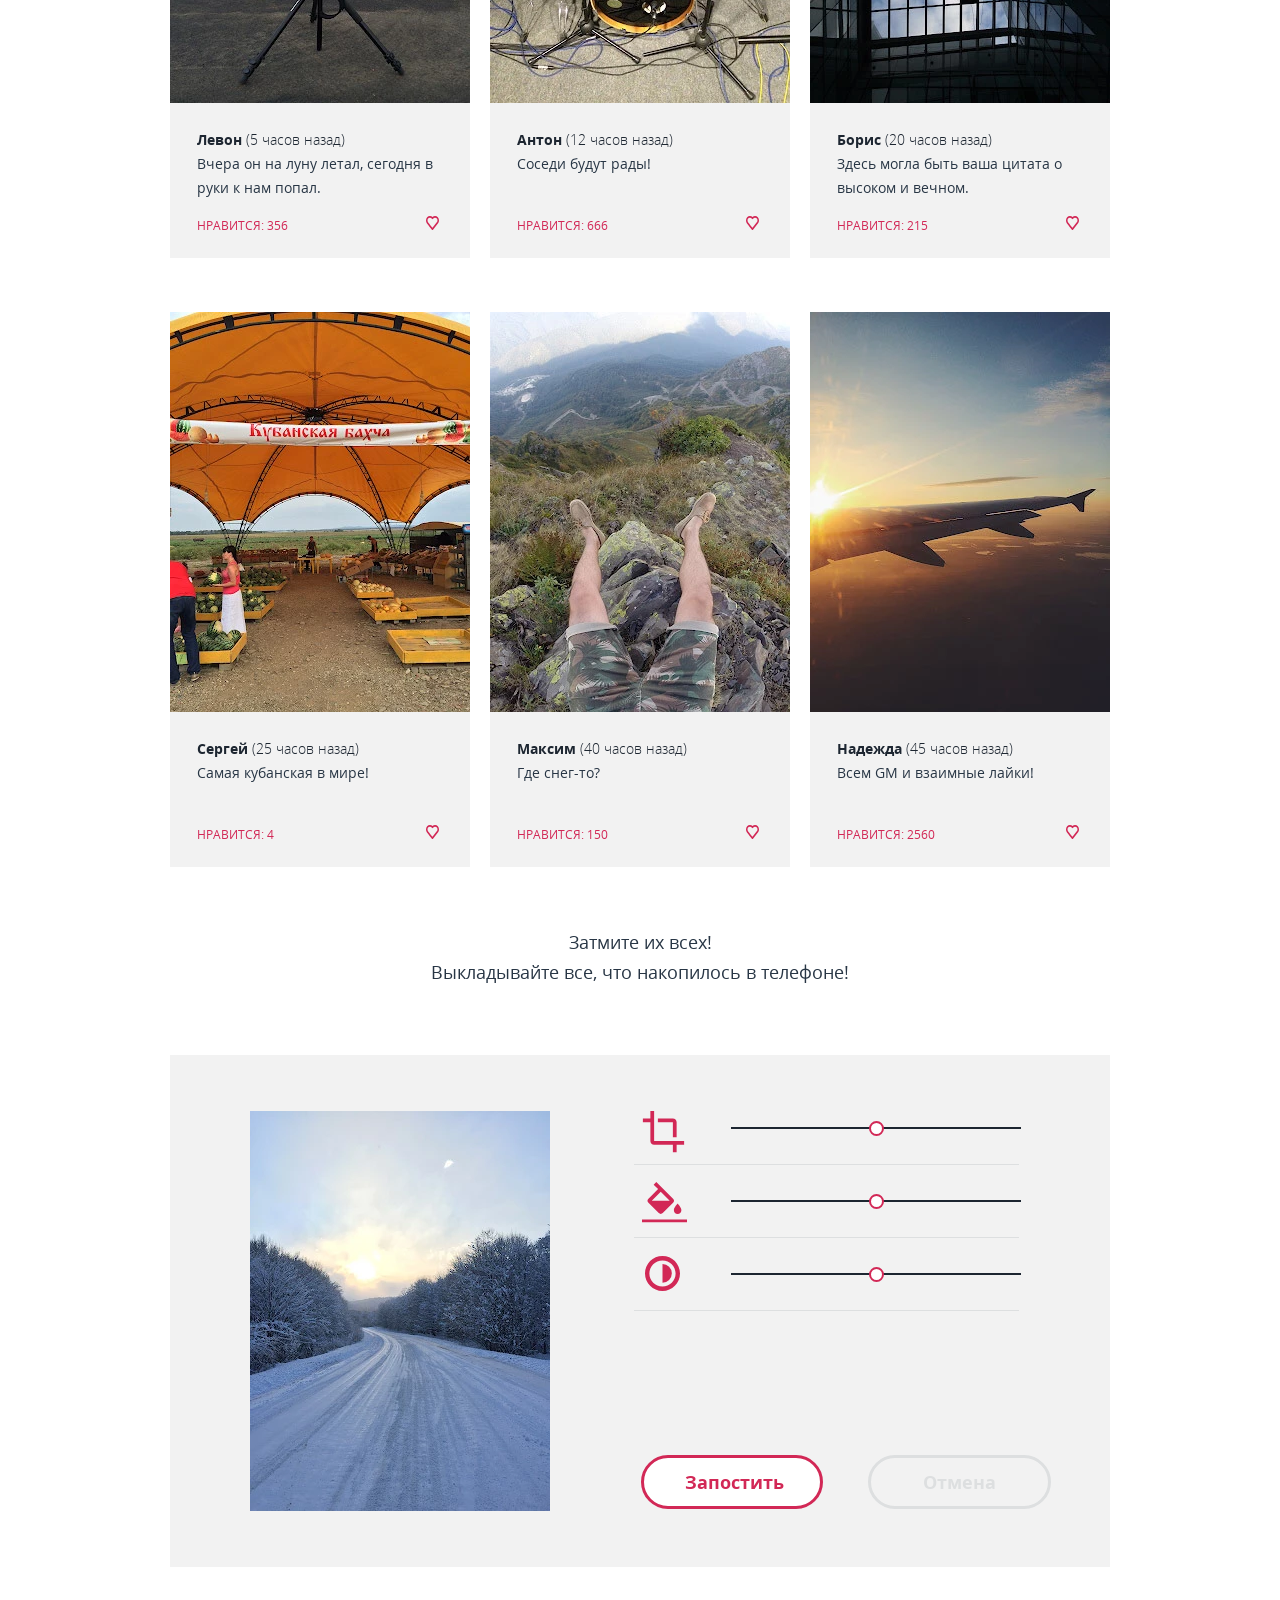
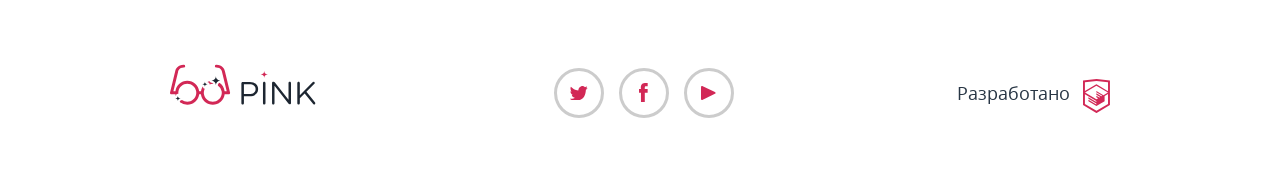
<file: pink_site/photo.min.html>
<!DOCTYPE html><html lang="ru"><head><meta charset="utf-8"><meta name="viewport" content="width=device-width,initial-scale=1"><link rel="preload" href="fonts/opensans.woff2" as="font" type="font/woff2" crossorigin="anonymous"><link rel="stylesheet" href="css/style.min.css"><title>HTML Academy: Пинк</title></head><body class="page"><header class="main-header main-header--open"><div class="main-header__wrapper"><a class="main-header__logo" href="index.html"><svg class="main-header__logo-white main-header__logo-white--mobile" width="75" height="22"><use xlink:href="img/sprite.svg#logo-pink-white-mobile"></use></svg> <svg class="main-header__logo-white main-header__logo-white--tablet" width="147" height="40"><use xlink:href="img/sprite.svg#logo-pink-white-tablet"></use></svg> <svg class="main-header__logo-white main-header__logo-white--desktop" width="147" height="40"><use xlink:href="img/sprite.svg#logo-pink-white-desktop"></use></svg></a><nav class="main-navigation"><button class="main-navigation__toggle main-navigation__toggle--active" title="Главное меню"></button><ul class="main-navigation__list main-navigation__list--open"><li class="main-navigation__item"><a class="main-navigation__item-link" href="index.html">Главная</a></li><li class="main-navigation__item main-navigation__item--current"><a class="main-navigation__item-link">Фотографии</a></li><li class="main-navigation__item"><a class="main-navigation__item-link" href="form.html">Конкурс</a></li><li class="main-navigation__item"><a class="main-navigation__item-link" href="https://htmlacademy.ru/intensive/adaptive" target="_blank">HTML Academy</a></li></ul></nav></div></header><main class="main-content"><div class="main-content__wrapper"><h1 class="main-content__headline main-content__headline--photo">Фотографии пользователей</h1></div><section class="user-photo"><h2 class="user-photo__headline">Взгляните на фотографии, которые выкладывают пользователи! Видите, как не хватает ваших?</h2><div class="user-photo__post user-photo__post--fresh"><a class="user-photo__image-link" href="panorama-full.html"><picture class="user-photo__image user-photo__image--panorama"><source type="image/webp" media="(min-width: 960px)" srcset="img/panorama-desktop@1x.webp, img/panorama-desktop@2x.webp 2x"><source type="image/webp" media="(min-width: 660px)" srcset="img/panorama-tablet@1x.webp, img/panorama-tablet@2x.webp 2x"><source type="image/webp" srcset="img/panorama-mobile@1x.webp, img/panorama-mobile@2x.webp 2x"><source media="(min-width: 960px)" srcset="img/panorama-desktop@1x.jpg, img/panorama-desktop@2x.jpg 2x"><source media="(min-width: 660px)" srcset="img/panorama-tablet@1x.jpg, img/panorama-tablet@2x.jpg 2x"><img class="user-photo__image user-photo__image--panorama" src="img/panorama-mobile@1x.jpg" srcset="img/panorama-mobile@2x.jpg 2x" alt="Панорама"></picture><span class="user-photo__image-flag">Панорама дня</span></a><div class="user-photo__content user-photo__content--panorama"><h3 class="user-photo__title user-photo__title--fresh">Анна <span class="user-photo__date">(5 минут назад)</span></h3><p class="user-photo__message user-photo__message--fresh">Прыгать или нет? Напишите в комментарии свой совет и смотрите прямую трансляцию в перископе, задавайте свои вопросы!</p><div class="user-photo__rating user-photo__rating--fresh"><button class="user-photo__button user-photo__button--fresh" aria-label="Мне нравится"></button> <span class="user-photo__rating-count">Нравится: 215</span></div></div></div><div class="user-photo__posts"><div class="user-photo__post"><a class="user-photo__image-link" href="car-full.html"><picture><source type="image/webp" media="(min-width: 960px)" srcset="img/photo-car-desktop@1x.webp, img/photo-car-desktop@2x.webp 2x"><source type="image/webp" media="(min-width: 660px)" srcset="img/photo-car-tablet@1x.webp, img/photo-car-tablet@2x.webp 2x"><source type="image/webp" srcset="img/photo-car-mobile@1x.webp, img/photo-car-mobile@2x.webp 2x"><source media="(min-width: 960px)" srcset="img/photo-car-desktop@1x.jpg, img/photo-car-desktop@2x.jpg 2x"><source media="(min-width: 660px)" srcset="img/photo-car-tablet@1x.jpg, img/photo-car-tablet@2x.jpg 2x"><img class="user-photo__image" src="img/photo-car-mobile@1x.jpg" srcset="img/photo-car-mobile@2x.jpg 2x" alt="Фото: Автомобиль"></picture></a><div class="user-photo__content"><h3 class="user-photo__title">Левон <span class="user-photo__date">(5 часов назад)</span></h3><p class="user-photo__message">Вчера он на луну летал, сегодня в руки к нам попал.</p><div class="user-photo__rating"><button class="user-photo__button" aria-label="Мне нравится"></button> <span class="user-photo__rating-count">Нравится: 356</span></div></div></div><div class="user-photo__post"><a class="user-photo__image-link" href="drumset-full.html"><picture><source type="image/webp" media="(min-width: 960px)" srcset="img/photo-drumset-desktop@1x.webp, img/photo-drumset-desktop@2x.webp 2x"><source type="image/webp" media="(min-width: 660px)" srcset="img/photo-drumset-tablet@1x.webp, img/photo-drumset-tablet@2x.webp 2x"><source type="image/webp" srcset="img/photo-drumset-mobile@1x.webp, img/photo-drumset-mobile@2x.webp 2x"><source media="(min-width: 960px)" srcset="img/photo-drumset-desktop@1x.jpg, img/photo-drumset-desktop@2x.jpg 2x"><source media="(min-width: 660px)" srcset="img/photo-drumset-tablet@1x.jpg, img/photo-drumset-tablet@2x.jpg 2x"><img class="user-photo__image" src="img/photo-drumset-mobile@1x.jpg" srcset="img/photo-drumset-mobile@2x.jpg 2x" alt="Фото: Барабаны"></picture></a><div class="user-photo__content"><h3 class="user-photo__title">Антон <span class="user-photo__date">(12 часов назад)</span></h3><p class="user-photo__message">Соседи будут рады!</p><div class="user-photo__rating"><button class="user-photo__button" aria-label="Мне нравится"></button> <span class="user-photo__rating-count">Нравится: 666</span></div></div></div><div class="user-photo__post"><a class="user-photo__image-link" href="window-full.html"><picture><source type="image/webp" media="(min-width: 960px)" srcset="img/photo-window-desktop@1x.webp, img/photo-window-desktop@2x.webp 2x"><source type="image/webp" media="(min-width: 660px)" srcset="img/photo-window-tablet@1x.webp, img/photo-window-tablet@2x.webp 2x"><source type="image/webp" srcset="img/photo-window-mobile@1x.webp, img/photo-window-mobile@2x.webp 2x"><source media="(min-width: 960px)" srcset="img/photo-window-desktop@1x.jpg, img/photo-window-desktop@2x.jpg 2x"><source media="(min-width: 660px)" srcset="img/photo-window-tablet@1x.jpg, img/photo-window-tablet@2x.jpg 2x"><img class="user-photo__image" src="img/photo-window-mobile@1x.jpg" srcset="img/photo-window-mobile@2x.jpg 2x" alt="Фото: Окно"></picture></a><div class="user-photo__content"><h3 class="user-photo__title">Борис <span class="user-photo__date">(20 часов назад)</span></h3><p class="user-photo__message">Здесь могла быть ваша цитата о высоком и вечном.</p><div class="user-photo__rating"><button class="user-photo__button" aria-label="Мне нравится"></button> <span class="user-photo__rating-count">Нравится: 215</span></div></div></div><div class="user-photo__post"><a class="user-photo__image-link" href="fair-full.html"><picture><source type="image/webp" media="(min-width: 960px)" srcset="img/photo-fair-desktop@1x.webp, img/photo-fair-desktop@2x.webp 2x"><source type="image/webp" media="(min-width: 660px)" srcset="img/photo-fair-tablet@1x.webp, img/photo-fair-tablet@2x.webp 2x"><source type="image/webp" srcset="img/photo-fair-mobile@1x.webp, img/photo-fair-mobile@2x.webp 2x"><source media="(min-width: 960px)" srcset="img/photo-fair-desktop@1x.jpg, img/photo-fair-desktop@2x.jpg 2x"><source media="(min-width: 660px)" srcset="img/photo-fair-tablet@1x.jpg, img/photo-fair-tablet@2x.jpg 2x"><img class="user-photo__image" src="img/photo-fair-mobile@1x.jpg" srcset="img/photo-fair-mobile@2x.jpg 2x" alt="Фото: Окно"></picture></a><div class="user-photo__content"><h3 class="user-photo__title">Сергей <span class="user-photo__date">(25 часов назад)</span></h3><p class="user-photo__message">Самая кубанская в мире!</p><div class="user-photo__rating"><button class="user-photo__button" aria-label="Мне нравится"></button> <span class="user-photo__rating-count">Нравится: 4</span></div></div></div><div class="user-photo__post"><a class="user-photo__image-link" href="pov-full.html"><picture><source type="image/webp" media="(min-width: 960px)" srcset="img/photo-pov-desktop@1x.webp, img/photo-pov-desktop@2x.webp 2x"><source type="image/webp" media="(min-width: 660px)" srcset="img/photo-pov-tablet@1x.webp, img/photo-pov-tablet@2x.webp 2x"><source type="image/webp" srcset="img/photo-pov-mobile@1x.webp, img/photo-pov-mobile@2x.webp 2x"><source media="(min-width: 960px)" srcset="img/photo-pov-desktop@1x.jpg, img/photo-pov-desktop@2x.jpg 2x"><source media="(min-width: 660px)" srcset="img/photo-pov-tablet@1x.jpg, img/photo-pov-tablet@2x.jpg 2x"><img class="user-photo__image" src="img/photo-pov-mobile@1x.jpg" srcset="img/photo-pov-mobile@2x.jpg 2x" alt="Фото: Ноги"></picture></a><div class="user-photo__content"><h3 class="user-photo__title">Максим <span class="user-photo__date">(40 часов назад)</span></h3><p class="user-photo__message">Где снег-то?</p><div class="user-photo__rating"><button class="user-photo__button" aria-label="Мне нравится"></button> <span class="user-photo__rating-count">Нравится: 150</span></div></div></div><div class="user-photo__post"><a class="user-photo__image-link" href="wing-full.html"><picture><source type="image/webp" media="(min-width: 960px)" srcset="img/photo-wing-desktop@1x.webp, img/photo-wing-desktop@2x.webp 2x"><source type="image/webp" media="(min-width: 660px)" srcset="img/photo-wing-tablet@1x.webp, img/photo-wing-tablet@2x.webp 2x"><source type="image/webp" srcset="img/photo-wing-mobile@1x.webp, img/photo-wing-mobile@2x.webp 2x"><source media="(min-width: 960px)" srcset="img/photo-wing-desktop@1x.jpg, img/photo-wing-desktop@2x.jpg 2x"><source media="(min-width: 660px)" srcset="img/photo-wing-tablet@1x.jpg, img/photo-wing-tablet@2x.jpg 2x"><img class="user-photo__image" src="img/photo-wing-mobile@1x.jpg" srcset="img/photo-wing-mobile@2x.jpg 2x" alt="Фото: Небо"></picture></a><div class="user-photo__content"><h3 class="user-photo__title">Надежда <span class="user-photo__date">(45 часов назад)</span></h3><p class="user-photo__message">Всем GM и взаимные лайки!</p><div class="user-photo__rating"><button class="user-photo__button" aria-label="Мне нравится"></button> <span class="user-photo__rating-count">Нравится: 2560</span></div></div></div></div></section><section class="filters-image"><h2 class="filters-image__headline">Затмите их всех!</h2><h3 class="filters-image__headline filters-image__headline--subheadline">Выкладывайте все, что накопилось в телефоне!</h3><div class="filters-image__wrapper"><form class="filters-image__form image-effects" action="https://echo.htmlacademy.ru"><div class="filters-image__upload"><picture><source type="image/webp" media="(min-width: 960px)" srcset="img/photo-road-desktop@1x.webp, img/photo-road-desktop@2x.webp 2x"><source type="image/webp" media="(min-width: 660px)" srcset="img/photo-road-tablet@1x.webp, img/photo-road-tablet@2x.webp 2x"><source type="image/webp" srcset="img/photo-road-mobile@1x.webp, img/photo-road-mobile@2x.webp 2x"><source media="(min-width: 960px)" srcset="img/photo-road-desktop@1x.jpg, img/photo-road-desktop@2x.jpg 2x"><source media="(min-width: 660px)" srcset="img/photo-road-tablet@1x.jpg, img/photo-road-tablet@2x.jpg 2x"><img class="filters-image__upload" src="img/photo-road-mobile@1x.jpg" srcset="img/photo-road-mobile@2x.jpg 2x" alt="Загрузка нового изображения"></picture></div><div class="filters-image__controls"><ul class="filters-image__effects"><li class="image-effects__field"><div class="filters-image__content"><label for="crop-filter" class="image-effects__title image-effects__title--crop" title="Обрезать"></label> <input id="crop-filter" class="image-effects__radio" type="radio" name="filter-images" checked=""> <svg class="image-effects__icon image-effects__icon--crop image-effects__icon--active" width="48" height="48"><use xlink:href="img/sprite.svg#icon-editor-crop"></use></svg></div><div class="image-effects__controls image-effects__controls--current"><input id="crop-filte__control" class="image-effects__range" type="range" name="crop"></div></li><li class="image-effects__field"><div class="filters-image__content"><label for="fill-filter" class="image-effects__title image-effects__title--fill" title="Заливка"></label> <input id="fill-filter" class="image-effects__radio" type="radio" name="filter-images"> <svg class="image-effects__icon image-effects__icon--fill" width="48" height="48"><use xlink:href="img/sprite.svg#icon-editor-fill"></use></svg></div><div class="image-effects__controls"><input id="fill-filter__control" class="image-effects__range" type="range" name="fill"></div></li><li class="image-effects__field"><div class="filters-image__content"><label for="contrast-filter" class="image-effects__title image-effects__title--contrast" title="Контраст"></label> <input id="contrast-filter" class="image-effects__radio" type="radio" name="filter-images"> <svg class="image-effects__icon image-effects__icon--contrast" width="32" height="32"><use xlink:href="img/sprite.svg#icon-editor-contrast"></use></svg></div><div class="image-effects__controls"><input id="contrast-filter__control" class="image-effects__range" type="range" name="contrast"></div></li></ul><div class="image-effects__buttons"><button class="image-effects__button image-effects__button--submit" type="submit">Запостить</button> <button class="image-effects__button image-effects__button--reset" type="reset">Отмена</button></div></div></form></div></section></main><footer class="page-footer"><div class="page-footer__inner"><a class="page-footer__logo" href="index.html"><svg class="page-footer__logo-blue page-footer__logo-blue--mobile" width="147" height="40"><use xlink:href="img/sprite.svg#logo-pink-blue-mobile"></use></svg> <svg class="page-footer__logo-blue page-footer__logo-blue--desktop" width="147" height="40"><use xlink:href="img/sprite.svg#logo-pink-blue-desktop"></use></svg></a><ul class="page-footer__socials"><li class="page-footer__social-item"><a class="page-footer__social-link" href="#"><span class="visually-hidden">Twitter</span> <svg width="18" height="14" fill="#d22856"><use xlink:href="img/sprite.svg#icon-twitter"></use></svg></a></li><li class="page-footer__social-item"><a class="page-footer__social-link" href="#"><span class="visually-hidden">Facebook</span> <svg width="9" height="19" fill="#d22856"><use xlink:href="img/sprite.svg#icon-facebook"></use></svg></a></li><li class="page-footer__social-item"><a class="page-footer__social-link" href="#"><span class="visually-hidden">YouTube</span> <svg width="15" height="14" fill="#d22856"><use xlink:href="img/sprite.svg#icon-youtube"></use></svg></a></li></ul><div class="page-footer__copyright"><span class="page-footer__copyright-text">Разработано</span> <a class="page-footer__copyright-link" href="https://htmlacademy.ru/intensive/adaptive"><span class="visually-hidden">HTMLacademy</span> <svg class="page-footer__copyright-logo" width="27" height="34"><use xlink:href="img/sprite.svg#logo-htmlacademy"></use></svg></a></div></div></footer><script src="js/lib/svgxuse.min.js"></script><script src="js/lib/picturefill.min.js"></script><script src="js/script.min.js"></script></body></html>
</file>
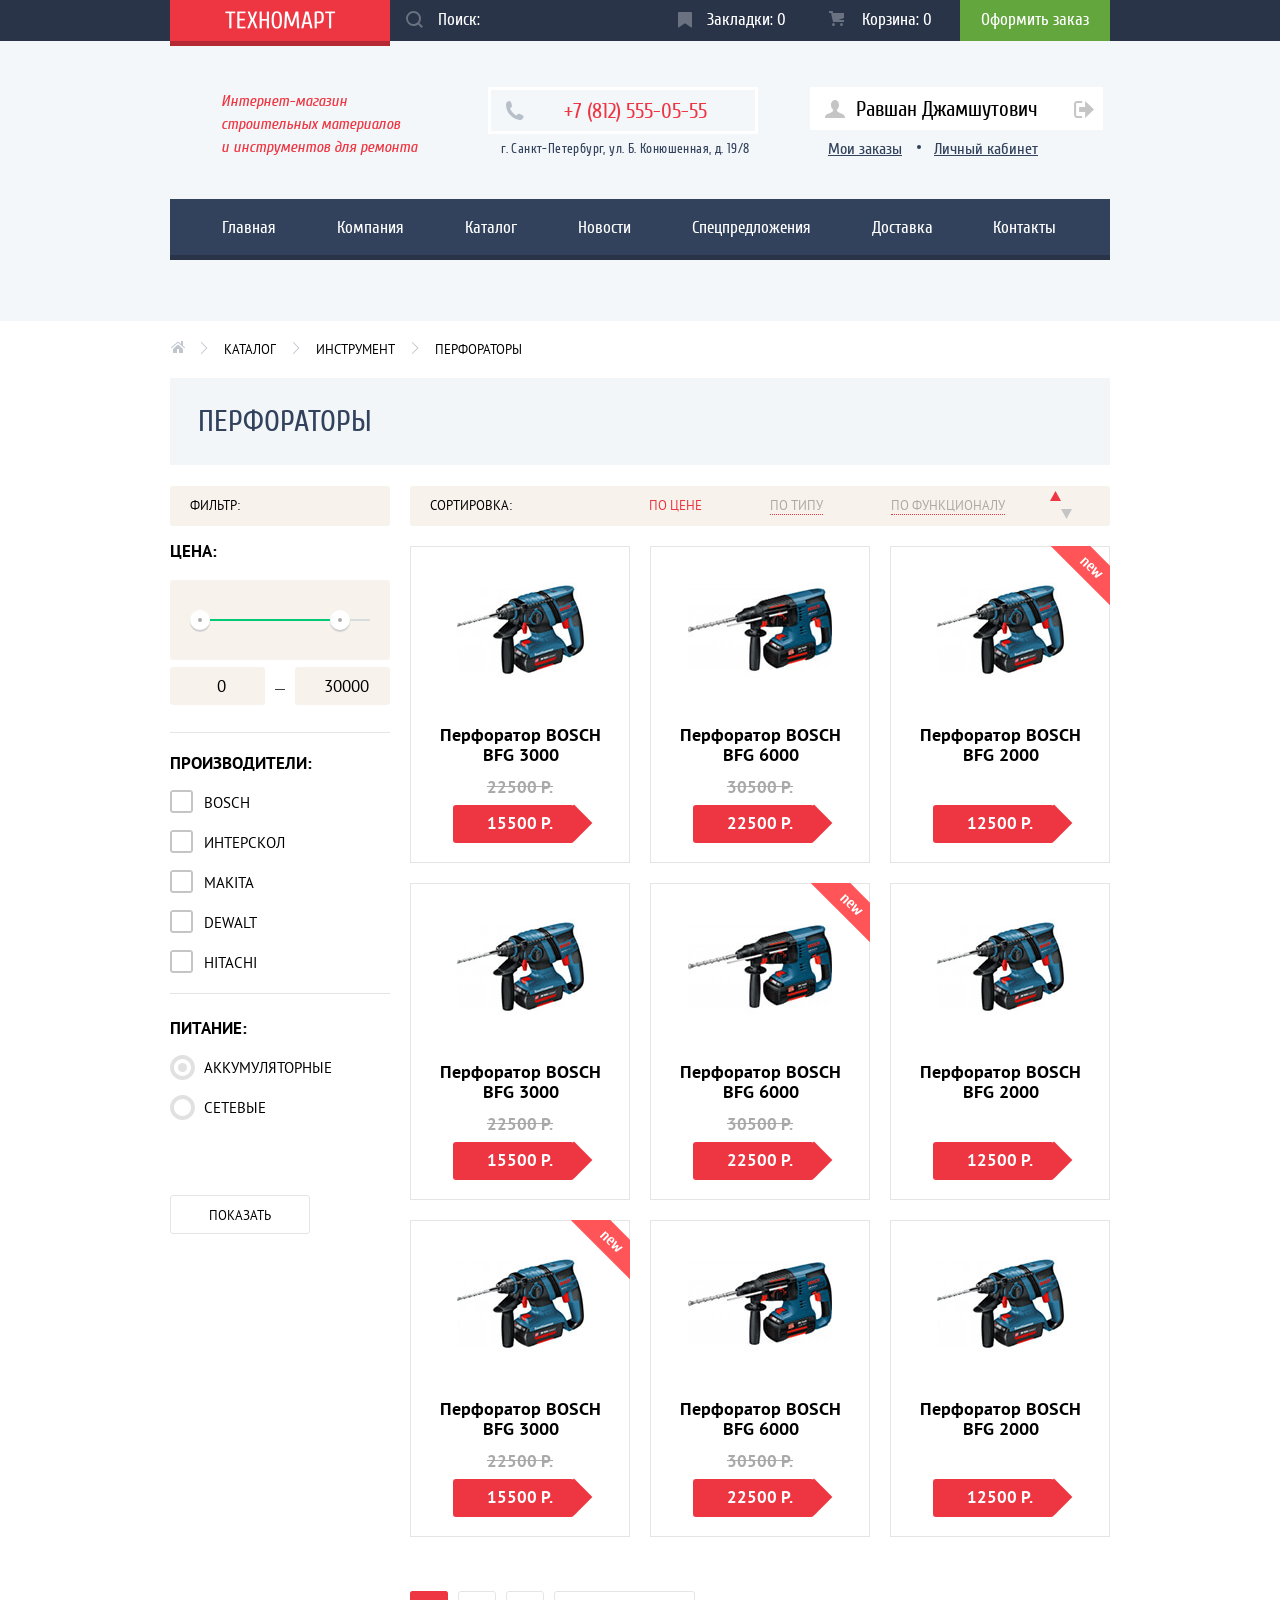
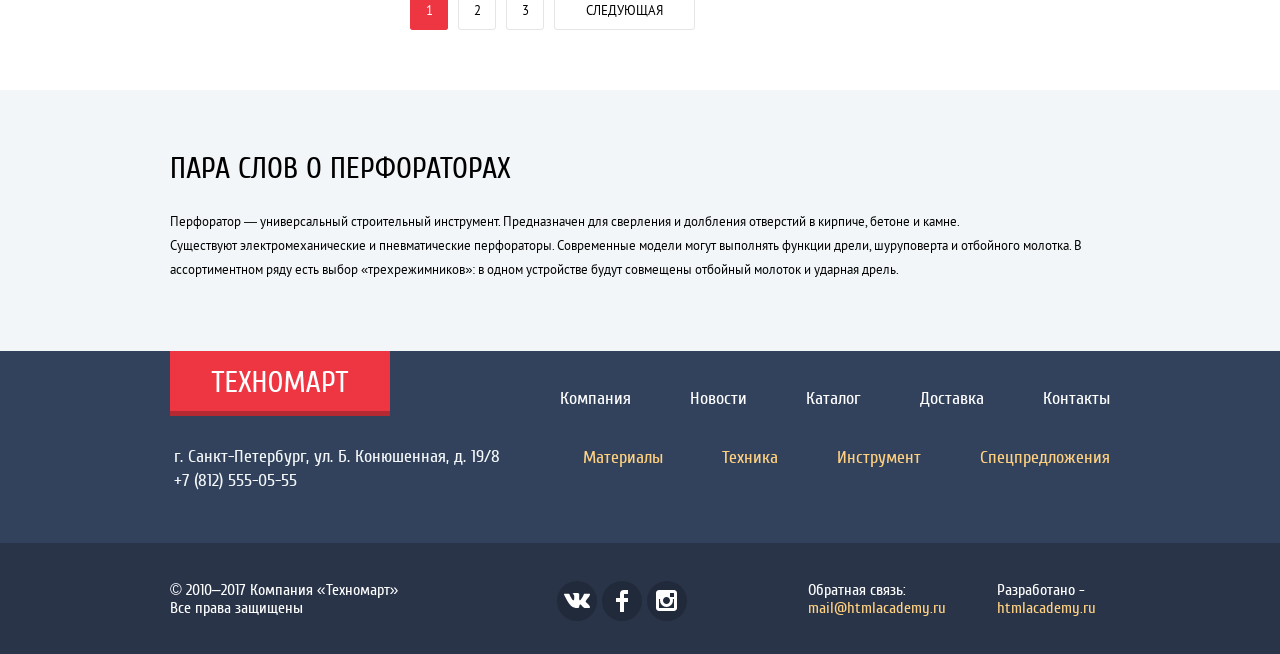
<file: technomart_site/catalog.html>
<!DOCTYPE html>
<html lang="ru">

<head>
  <meta charset="utf-8">
  <meta name="viewport" content="width=device-width, initial-scale=1.0">
  <meta http-equiv="X-UA-Compatible" content="ie=edge">
  <meta name="format-detection" content="telephone=no">
  <link rel="stylesheet" href="css/normalize.min.css">
  <link rel="stylesheet" href="css/style.min.css">
  <title>HTML Academy: Техномарт</title>
</head>

<body>
  <header class="main-header">
    <div class="header-top">
      <div class="container flex-wrapper">
        <a class="company-logo" href="index.html">
          <img src="img/main-page/main-logo.png" width="111" height="18" alt="Интернет-магазин Техномарт">
        </a>
          <form action="/" class="search-form" method="get">
            <label for="search">
              <span class="visually-hidden">Поиск по сайту</span>
            </label>
            <input id="search" type="text" placeholder="Поиск: ">
            <svg xmlns="http://www.w3.org/2000/svg" width="17" height="17">
              <path d="M17 15.586l-3.542-3.542A7.465 7.465 0 0 0 15 7.5 7.5 7.5 0 1 0 7.5 15c1.71 0 3.282-.579 4.544-1.542L15.586 17 17 15.586zM2 7.5C2 4.467 4.467 2 7.5 2 10.532 2 13 4.467 13 7.5c0 3.032-2.468 5.5-5.5 5.5A5.506 5.506 0 0 1 2 7.5z"/></svg>
          </form>
          <ul class="user-panel">
            <li>
              <a class="user-panel__link user-panel__link-bookmarks" href="#">
                <svg xmlns="http://www.w3.org/2000/svg" width="14" height="16">
                <path d="M14 15c0 .55-.368.741-.818.426l-5.363-3.765c-.45-.315-1.187-.315-1.637 0L.818 15.426C.368 15.741 0 15.55 0 15V1c0-.55.45-1 1-1h12c.55 0 1 .45 1 1v14z"/></svg>Закладки: 0
              </a>
            </li>
            <li>
              <a class="user-panel__link user-panel__link-cart" href="#">
                <svg xmlns="http://www.w3.org/2000/svg" width="15" height="15">
                  <circle cx="4.5" cy="13.5" r="1.5"/><circle cx="12.5" cy="13.5" r="1.5"/><path d="M15 2H4.07l-.422-2H0v2h2.031l1.985 9H15V9H9.441L15 6.951z"/></svg>Корзина: 0
                </a>
            </li>
            <li>
              <a class="user-panel__link checkout" href="#">Оформить заказ</a>
            </li>
          </ul>
      </div>
    </div>
    <div class="header-content">
      <div class="container flex-wrapper flex-wrapper__content">
        <div class="header-description">
          <h1 class="page-headline">Интернет-магазин строительных материалов и&nbsp;инструментов для&nbsp;ремонта</h1>
        </div>
          <div class="header-contacts">
            <span class="company-phone">
              <svg xmlns="http://www.w3.org/2000/svg" width="19" height="19"><path fill="#B7BFC8" d="M15.572 18.985h-.941c-4.129-.488-7.157-2.408-9.359-4.864C3.062 11.66 1.318 8.492.978 4.228V3.084c.078-.774.459-1.304.898-1.757C2.425.766 3.25.044 4.002.019c.554-.018 1.5.38 1.879.899.329.446.504 1.339.656 2.003.154.671.505 1.643.408 2.289-.148 1.007-1.487 1.434-1.879 2.166 1.307 3.135 3.443 5.439 6.293 7.031.715-.392 1.346-1.572 2.332-1.595.359-.009.818.178 1.184.286.402.121.75.275 1.104.408.596.224 1.648.521 2.004 1.021.365.513.57 1.356.49 1.879-.164 1.041-1.879 2.197-2.901 2.579z"/></svg>+7 (812) 555-05-55
            </span>
            <span class="company-address">г. Санкт-Петербург, ул. Б. Конюшенная, д. 19/8</span>
          </div>
          <div class="user user-control">
            <a class="btn btn-signed-in" href="#">
              <svg xmlns="http://www.w3.org/2000/svg" width="20" height="18"><path fill="#32425C" d="M17.881 14.166c-2.144-.735-4.256-1.666-5.207-2.39-.657-.501-.77-1.618-.517-2.415 1.118-.903 1.864-2.477 1.864-4.278C14.021 2.276 12.221 0 10 0S5.979 2.276 5.979 5.083c0 1.801.746 3.374 1.863 4.277.253.798.141 1.915-.517 2.416-.95.724-3.063 1.654-5.207 2.39S0 18 0 18h20s.025-3.099-2.119-3.834z"/></svg>
              <span>Равшан Джамшутович</span>
            </a>
            <a class="btn-sign-out" href="#">
              <svg xmlns="http://www.w3.org/2000/svg" width="21" height="17"><g fill="#32425C"><path d="M21 8.5L12.125 0v6h-6v5h6v6z"/><path d="M3.106 13.952V3.048c.018-.376.171-1.057 1.01-1.057h5.027V0H4.116C1.938 0 1.112 1.81 1.087 3.027v10.946C1.112 15.189 1.938 17 4.116 17h5.027v-1.99H4.116c-.839 0-.992-.683-1.01-1.058z"/></g></svg>
            </a>
            <ul>
              <li><a class="user-orders" href="#">Мои заказы</a></li>
              <li><a class="user-personal-area" href="#">Личный кабинет</a></li>
            </ul>
          </div>
      </div>
    </div>
    <nav class="main-navigation">
      <ul>
        <li><a href="index.html">Главная</a></li>
        <li><a href="#">Компания</a></li>
        <li><a>Каталог</a></li>
        <li><a href="#">Новости</a></li>
        <li><a href="#">Спецпредложения</a></li>
        <li><a href="#">Доставка</a></li>
        <li><a href="#">Контакты</a></li>
      </ul>
    </nav>
  </header>

  <main class="main-content">
    <div class="container">
      <ul class="breadcrumbs">
        <li>
          <a class="icon-home" href="index.html">
            <span class="visually-hidden">Главная страница</span>
          </a>
        </li>
        <li><a href="catalog.html">Каталог</a></li>
        <li><a href="#">Инструмент</a></li>
        <li><a>Перфораторы</a></li>
      </ul>
      <h2 class="section-headline catalog-main-headline">Перфораторы</h2>
      <div class="filter-wrapper">
        <section class="filters">
          <h3>Фильтр: </h3>
          <form action="https://echo.htmlacademy.ru" method="post">
            <fieldset class="filters-price">
              <legend>Цена:</legend>
              <div class="range-box">
                <div class="range-controls">
                  <div class="scale">
                    <div class="scale-bar"></div>
                  </div>
                  <div class="toggle left-toggle" tabindex="0" aria-label="Установить минимальный диапазон цен"></div>
                  <div class="toggle right-toggle" tabindex="0" aria-label="Установить максимальный диапазон цен"></div>
                </div>
                <div class="range-price">
                  <label for="min-price" class="visually-hidden">Установите минимальную цену</label>
                  <input id="min-price" type="text" value="0">
                  <span>—</span>
                  <label for="max-price" class="visually-hidden">Установите максимальную цену</label>
                  <input id="max-price" type="text" value="30000">
                </div>
              </div>
            </fieldset>
            <fieldset class="filters-producers">
              <legend>Производители:</legend>
              <p>
                <label class="producers-checkbox">
                  <input type="checkbox" name="Bosch" class="visually-hidden producers-checkbox__checkbox">
                  <span class="checkbox-indicator"></span>
                  Bosch
                </label>
              </p>
              <p>
                <label class="producers-checkbox">
                  <input type="checkbox" name="interscol" class="visually-hidden producers-checkbox__checkbox">
                  <span class="checkbox-indicator"></span>
                  Интерскол
                </label>
              </p>
              <p>
                <label class="producers-checkbox">
                  <input type="checkbox" name="Makita" class="visually-hidden producers-checkbox__checkbox">
                  <span class="checkbox-indicator"></span>
                  Makita
                </label>
              </p>
              <p>
                <label class="producers-checkbox">
                  <input type="checkbox" name="dewalt" class="visually-hidden producers-checkbox__checkbox">
                  <span class="checkbox-indicator"></span>
                  Dewalt
                </label>
              </p>
              <p>
                <label class="producers-checkbox">
                  <input type="checkbox" name="Hitahi" class="visually-hidden producers-checkbox__checkbox">
                  <span class="checkbox-indicator"></span>
                  Hitachi
                </label>
              </p>
            </fieldset>
            <fieldset class="filters-battery">
              <legend>Питание:</legend>
              <p>
                <label class="battery-radio">
                  <input type="radio" name="battery-power"  value="battery" class="visually-hidden battery-radio__radio" checked>
                  <span class="radio-indicator"></span>
                  Аккумуляторные
                </label>
              </p>
              <p>
                <label class="battery-radio">
                  <input type="radio" name="battery-power"  value="neywork" class="visually-hidden battery-radio__radio">
                  <span class="radio-indicator"></span>
                  Сетевые
                </label>
              </p>
            </fieldset>
            <button class="btn btn-show-sorted" type="submit">Показать</button>
          </form>
        </section>

        <section class="catalog-list">
          <h3 class="visually-hidden">Список товаров в каталоге Перфораторы</h3>
          <div class="goods-sorting">
            <h3>Сортировка:</h3>
            <ul class="goods-sorting__list">
              <li class="goods-sorting__item goods-sorting__item-current">
                <a href="#">По цене</a>
              </li>
              <li class="goods-sorting__item">
                <a href="#">По типу</a>
              </li>
              <li class="goods-sorting__item">
                <a href="#">По функционалу</a>
              </li>
            </ul>
            <ul class="sorting-direction">
              <li>
                <a class="sorting-indicators-up current-indicator" href="#">
                  <span class="visually-hidden">Сортировать по возрастанию</span>
                  <svg xmlns="http://www.w3.org/2000/svg" width="11" height="10"><path fill="#c5c5c5" d="M5.5 0L0 10h11z"/></svg>
                </a>
              </li>
              <li>
                <a class="sorting-indicators-bottom" href="#">
                  <span class="visually-hidden">Сортировать по убыванию</span>
                    <svg xmlns="http://www.w3.org/2000/svg" width="11" height="10"><path fill="#c5c5c5" d="M5.5 10L0 0h11"/></svg>
                  </a>
              </li>
            </ul>
          </div>
          <ul class="goods-list">
            <li class="goods-item">
              <div class="user-action">
                <a class="btn btn-buy" href="example-page-basket.html">Купить</a>
                <a class="btn btn-bookmarks" href="example-page-bookmarks.html">В закладки</a>
              </div>
              <div class="card-product">
                <div class="cart-image">
                  <img src="img/products/goods_2.jpg" width="127" height="112" alt="Перфоратор BOSCH BFG 3000">
                </div>
                <h3 class="goods-headline">Перфоратор BOSCH BFG 3000</h3>
                <p class="old-price">22500 Р.</p>
                <p class="actual-price">15500 Р.</p>
              </div>
            </li>
            <li class="goods-item">
              <div class="user-action">
                <a class="btn btn-buy" href="example-page-basket.html">Купить</a>
                <a class="btn btn-bookmarks" href="example-page-bookmarks.html">В закладки</a>
              </div>
              <div class="card-product">
                <div class="cart-image">
                  <img src="img/products/goods_3.jpg" width="144" height="128" alt="Перфоратор BOSCH BFG 6000">
                </div>
                <h3 class="goods-headline">Перфоратор BOSCH BFG 6000</h3>
                <p class="old-price">30500 Р.</p>
                <p class="actual-price">22500 Р.</p>
              </div>
            </li>
            <li class="goods-item flag-new">
              <div class="user-action">
                <a class="btn btn-buy" href="example-page-basket.html">Купить</a>
                <a class="btn btn-bookmarks" href="example-page-bookmarks.html">В закладки</a>
              </div>
              <div class="card-product">
                <div class="cart-image">
                  <img src="img/products/goods_4.jpg" width="127" height="112" alt="Перфоратор BOSCH BFG 2000">
                </div>
                <h3 class="goods-headline">Перфоратор BOSCH BFG 2000</h3>
                <p class="old-price"></p>
                <p class="actual-price">12500 Р.</p>
              </div>
            </li>
            <li class="goods-item">
              <div class="user-action">
                <a class="btn btn-buy" href="example-page-basket.html">Купить</a>
                <a class="btn btn-bookmarks" href="example-page-bookmarks.html">В закладки</a>
              </div>
              <div class="card-product">
                <div class="cart-image">
                  <img src="img/products/goods_2.jpg" width="127" height="112" alt="Перфоратор BOSCH BFG 3000">
                </div>
                <h3 class="goods-headline">Перфоратор BOSCH BFG 3000</h3>
                <p class="old-price">22500 Р.</p>
                <p class="actual-price">15500 Р.</p>
              </div>
            </li>
            <li class="goods-item flag-new">
              <div class="user-action">
                <a class="btn btn-buy" href="example-page-basket.html">Купить</a>
                <a class="btn btn-bookmarks" href="example-page-bookmarks.html">В закладки</a>
              </div>
              <div class="card-product">
                <div class="cart-image">
                  <img src="img/products/goods_3.jpg" width="144" height="128" alt="Перфоратор BOSCH BFG 6000">
                </div>
                <h3 class="goods-headline">Перфоратор BOSCH BFG 6000</h3>
                <p class="old-price">30500 Р.</p>
                <p class="actual-price">22500 Р.</p>
              </div>
            </li>
            <li class="goods-item">
              <div class="user-action">
                <a class="btn btn-buy" href="example-page-basket.html">Купить</a>
                <a class="btn btn-bookmarks" href="example-page-bookmarks.html">В закладки</a>
              </div>
              <div class="card-product">
                <div class="cart-image">
                  <img src="img/products/goods_4.jpg" width="127" height="112" alt="Перфоратор BOSCH BFG 2000">
                </div>
                <h3 class="goods-headline">Перфоратор BOSCH BFG 2000</h3>
                <p class="old-price"></p>
                <p class="actual-price">12500 Р.</p>
              </div>
            </li>
            <li class="goods-item  flag-new">
              <div class="user-action">
                <a class="btn btn-buy" href="example-page-basket.html">Купить</a>
                <a class="btn btn-bookmarks" href="example-page-bookmarks.html">В закладки</a>
              </div>
              <div class="card-product">
                <div class="cart-image">
                  <img src="img/products/goods_2.jpg" width="127" height="112" alt="Перфоратор BOSCH BFG 3000">
                </div>
                <h3 class="goods-headline">Перфоратор BOSCH BFG 3000</h3>
                <p class="old-price">22500 Р.</p>
                <p class="actual-price">15500 Р.</p>
              </div>
            </li>
            <li class="goods-item">
              <div class="user-action">
                <a class="btn btn-buy" href="example-page-basket.html">Купить</a>
                <a class="btn btn-bookmarks" href="example-page-bookmarks.html">В закладки</a>
              </div>
              <div class="card-product">
                <div class="cart-image">
                  <img src="img/products/goods_3.jpg" width="144" height="128" alt="Перфоратор BOSCH BFG 6000">
                </div>
                <h3 class="goods-headline">Перфоратор BOSCH BFG 6000</h3>
                <p class="old-price">30500 Р.</p>
                <p class="actual-price">22500 Р.</p>
              </div>
            </li>
            <li class="goods-item">
              <div class="user-action">
                <a class="btn btn-buy" href="example-page-basket.html">Купить</a>
                <a class="btn btn-bookmarks" href="example-page-bookmarks.html">В закладки</a>
              </div>
              <div class="card-product">
                <div class="cart-image">
                  <img src="img/products/goods_4.jpg" width="127" height="112" alt="Перфоратор BOSCH BFG 2000">
                </div>
                <h3 class="goods-headline">Перфоратор BOSCH BFG 2000</h3>
                <p class="old-price"></p>
                <p class="actual-price">12500 Р.</p>
              </div>
            </li>
          </ul>
          <ul class="pagination">
            <li>
              <a class="pagination-link pagination-link-active">1</a>
            </li>
            <li>
              <a class="pagination-link" href="#">2</a>
            </li>
            <li>
              <a class="pagination-link" href="#">3</a>
            </li>
            <li>
              <a class="pagination-link" href="#">Следующая</a>
            </li>
          </ul>
        </section>
      </div>
    </div>

    <section class="catalog-item-description">
      <div class="container">
        <h2 class="section-headline">Пара слов о перфораторах</h2>
        <p>Перфоратор — универсальный строительный инструмент. Предназначен для сверления и долбления отверстий в кирпиче, бетоне и камне.<br>Существуют электромеханические и пневматические перфораторы. Современные модели могут выполнять функции дрели, шуруповерта и отбойного молотка. В ассортиментном ряду есть выбор «трехрежимников»: в одном устройстве будут совмещены отбойный молоток и ударная дрель.</p>
      </div>
    </section>
  </main>

  <footer class="main-footer">
    <div class="footer-top">
      <div class="container">
        <div class="row-top">
          <a class="company-logo" href="index.html">
            <img src="img/main-page/logo-footer.png" width="138" height="21" alt="Интернет-магазин Техномарт">
          </a>
          <nav class="footer-menu">
            <ul>
              <li><a href="#">Компания</a></li>
              <li><a href="#">Новости</a></li>
              <li><a>Каталог</a></li>
              <li><a href="#">Доставка</a></li>
              <li><a href="#">Контакты</a></li>
            </ul>
          </nav>
        </div>
        <div class="row-bottom">
          <p class="address">г. Санкт-Петербург, ул. Б. Конюшенная, д. 19/8<br>+7 (812) 555-05-55</p>
          <nav class="offers-menu">
            <ul>
              <li><a href="#">Материалы</a></li>
              <li><a href="#">Техника</a></li>
              <li><a href="#">Инструмент</a></li>
              <li><a href="#">Спецпредложения</a></li>
            </ul>
          </nav>
        </div>
      </div>
    </div>

    <div class="footer-bottom">
      <div class="container">
        <div class="flex-wrapper flex-wrapper__footer-bottom">
          <p class="copyright">© 2010–2017 Компания «Техномарт»<br>Все права защищены</p>
          <ul class="social-links">
            <li>
              <a class="social-button" href="#" title="VKontakte">
                <span class="visually-hidden">Вконтакте</span>
                <svg xmlns="http://www.w3.org/2000/svg" width="26" height="15"><path fill="#FFF" d="M16.138 11.51c.956-.309 2.18 2.04 3.483 2.939.978.681 1.727.534 1.727.534l3.473-.05s1.815-.112.957-1.554c-.071-.12-.503-1.069-2.585-3.022-2.177-2.043-1.882-1.712.739-5.244 1.597-2.153 2.236-3.468 2.036-4.028-.192-.539-1.365-.399-1.365-.399L20.69.713c-.381.001-.704.119-.851.515-.003.004-.621 1.666-1.445 3.079-1.741 2.989-2.436 3.148-2.724 2.961-.661-.433-.494-1.737-.494-2.664 0-2.897.432-4.105-.846-4.417-.427-.104-.739-.172-1.828-.182-1.392-.021-2.574 0-3.244.329-.445.223-.786.712-.579.74.26.035.843.16 1.155.586.401.552.389 1.789.389 1.789s.229 3.411-.54 3.834c-.528.29-1.25-.302-2.803-3.016-.793-1.388-1.392-2.922-1.392-2.922s-.116-.285-.326-.441c-.25-.185-.6-.244-.6-.244L.848.684S.29.7.085.946c-.182.218-.015.668-.015.668s2.909 6.881 6.203 10.347c3.02 3.182 6.452 2.971 6.452 2.971h1.555s.469-.054.709-.312c.224-.24.214-.691.214-.691s-.031-2.109.935-2.419z"/></svg>
              </a>
            </li>
            <li>
              <a class="social-button" href="#" title="Facebook">
                <span class="visually-hidden">Фэйсбук</span>
                <svg xmlns="http://www.w3.org/2000/svg" width="12" height="22"><path fill="#FFF" d="M12 4V0H8a4 4 0 0 0-4 4v4H0v4h4v10h4V12h4V8H8V4h4z"/></svg>
              </a>
            </li>
            <li>
              <a class="social-button" href="#" title="Instagram">
                <span class="visually-hidden">Инстаграмм</span>
                <svg xmlns="http://www.w3.org/2000/svg" width="21" height="21"><path fill="#FFF" d="M18 0H3C1.35 0 0 1.35 0 3v15c0 1.65 1.35 3 3 3h15c1.65 0 3-1.35 3-3V3c0-1.65-1.35-3-3-3zm-7.5 7c1.93 0 3.5 1.57 3.5 3.5S12.43 14 10.5 14 7 12.43 7 10.5 8.57 7 10.5 7zM18 18H3V9h1.181A6.504 6.504 0 0 0 4 10.5a6.5 6.5 0 1 0 13 0 6.45 6.45 0 0 0-.181-1.5H18v9zm0-11h-4V3h4v4z"/></svg>
              </a>
            </li>
          </ul>
          <div class="feedback">
            <span>Обратная связь:</span>
            <a href="mailto:mail@htmlacademy.ru">mail@htmlacademy.ru</a>
          </div>
          <div class="developers">
            <span>Разработано -</span>
            <a href="https://htmlacademy.ru/intensive/htmlcss">htmlacademy.ru</a>
          </div>
        </div>
      </div>
    </div>
  </footer>

  <section class="purchase">
    <div class="purchase-wrapper">
      <h2 class="purchase-headline">Товар добавлен в корзину!</h2>
      <div class="purchase-buttons">
        <a href="#" class="btn btn-checkout">Оформить заказ</a>
        <button class=" btn btn-close" type="button">Продолжить покупки</button>
      </div>
    </div>
    <button class="modal-close" type="button" aria-label="Закрыть модальное окно"></button>
  </section>

  <script src="js/script.min.js"></script>
</body>

</html>
</file>
<file: keksobooking_js/css/style.css>
/* Общие стили. Каркас
   ========================================================================== */

@font-face {
  font-family: "Roboto";
  src: url("../fonts/Roboto-Bold.woff2") format("woff2"),
      url("../fonts/Roboto-Bold.woff") format("woff");
  font-weight: 900;
  font-style: normal;
  font-display: swap;
}

@font-face {
  font-family: "Roboto";
  src: url("../fonts/Roboto-Regular.woff2") format("woff2"),
      url("../fonts/Roboto-Regular.woff") format("woff");
  font-weight: 400;
  font-style: normal;
  font-display: swap;
}

@font-face {
  font-family: "Roboto";
  src: url("../fonts/Roboto-Medium.woff2") format("woff2"),
      url("../fonts/Roboto-Medium.woff") format("woff");
  font-weight: 500;
  font-style: normal;
  font-display: swap;
}

*,
*::before,
*::after {
  -webkit-box-sizing: border-box;
          box-sizing: border-box;
}

.content-box-component {
  -webkit-box-sizing: content-box;
          box-sizing: content-box;
}

.visually-hidden {
  position: absolute;

  width: 1px;
  height: 1px;
  margin: -1px;
  border: 0;
  padding: 0;

  white-space: nowrap;

  -webkit-clip-path: inset(100%);

          clip-path: inset(100%);
  clip: rect(0 0 0 0);
  overflow: hidden;
}

.hidden {
  display: none;
}

body {
  max-width: 1200px;
  margin: 0 auto;

  color: #353535;
  font-family: "Roboto", "Arial", sans-serif;
  font-size: 16px;

  background-color: #f0f0ea;
}

fieldset {
  margin: 0;
  padding: 0;

  border: 0;
}


/* Карта с объявлениями
   ========================================================================== */

.promo {
  position: absolute;
  z-index: 1;
  top: 40px;
  left: 50%;

  width: 211px;
  height: 45px;

  -webkit-transform: translateX(-50%);
      -ms-transform: translateX(-50%);
          transform: translateX(-50%);
}

.map {
  position: relative;
  display: -webkit-box;
  display: -ms-flexbox;
  display: flex;
  -webkit-box-align: end;
      -ms-flex-align: end;
          align-items: flex-end;
  -webkit-box-orient: vertical;
  -webkit-box-direction: normal;
      -ms-flex-direction: column;
          flex-direction: column;

  overflow: hidden;
  height: 750px;

  background-color: #82bcc0;
  background-image: url("../img/map.jpg");
  background-repeat: no-repeat;
  background-position: center bottom;

  border-radius: 0 0 10px 10px;
}

.map__pins {
  position: relative;
  width: 100%;
  -webkit-box-flex: 1;
      -ms-flex-positive: 1;
          flex-grow: 1;
}

.map__overlay {
  position: absolute;

  width: 100%;
  height: 100%;

  -webkit-transition: opacity 300ms ease-in;
  -o-transition: opacity 300ms ease-in;
  transition: opacity 300ms ease-in;

  opacity: 0;
  background-color: rgba(0, 0, 0, 0.3);
}

.map__title {
  width: 100%;
  margin: 0;
  padding: 0;
  margin-top: 170px;

  font-size: 85px;
  font-weight: 700;
  text-align: center;
  color: #ffffff;
}

.map--faded .map__overlay {
  opacity: 1;
}


/**
 * Метка объявления
 */

.map__pin {
  position: absolute;
  z-index: 1;

  width: 50px;
  height: 70px;
  margin: 0;
  padding: 0;

  border: 0;
  background: none;
}

.map__pin:focus {
  outline: none;
  -webkit-filter: drop-shadow(0 0 5px red);
          filter: drop-shadow(0 0 5px red);
}

.map__pin img {
  position: absolute;
  z-index: 1;

  top: 5px;
  left: 0;
  right: 0;
  margin: auto;

  border-radius: 50%;
}

.map__pin:not(.map__pin--main)::after {
  content: "";
  position: absolute;

  width: 50px;
  height: 70px;

  top: 0;
  left: 0;

  background-image: url("../img/pins.svg");
  background-repeat: no-repeat;
  background-position: 0 -9px;
}

.map__pin:not(.map__pin--main):hover::after,
.map__pin:not(.map__pin--main):active::after,
.map__pin--active:not(.map__pin--main)::after {
  background-position: 0 -88px;
}

.map__pin:active img,
.map__pin--active img {
  -webkit-box-shadow: 0 0 15px 15px rgba(255, 86, 53, 0.7);
          box-shadow: 0 0 15px 15px rgba(255, 86, 53, 0.7);
}

.map__pin--main {
  width: 65px;
  height: 65px;

  cursor: move;
}

.map__pin--main img {
  position: relative;
  z-index: 1;

  padding: 2px 6px 6px;

  -webkit-transform: translateY(-7px);
      -ms-transform: translateY(-7px);
          transform: translateY(-7px);

  border: solid 5px #ff5635;
  border-radius: 50%;
  background-color: #ffffff;

  -webkit-box-sizing: content-box;
          box-sizing: content-box;
}

.map__pin--main:active img,
.map__pin--main--active img {
  background-color: #ffffff;
}

.map__pin--main svg {
  position: absolute;
  z-index: 0;
  top: -50px;
  left: -47px;

  width: 156px;
  height: 156px;

  -webkit-transition: -webkit-transform 300ms ease-in;
  transition: -webkit-transform 300ms ease-in;
  -o-transition: transform 300ms ease-in;
  transition: transform 300ms ease-in;
  transition: transform 300ms ease-in, -webkit-transform 300ms ease-in;
  -webkit-transform: rotate(120deg) scale(0);
      -ms-transform: rotate(120deg) scale(0);
          transform: rotate(120deg) scale(0);
  -webkit-transform-origin: 78px 78px;
      -ms-transform-origin: 78px 78px;
          transform-origin: 78px 78px;
}

.map__pin--main:hover ellipse {
  fill: rgba(255, 86, 53, 0.9);
}

.map__pin--main::after {
  position: absolute;
  top: 100%;
  left: 50%;

  width: 0;
  height: 0;

  content: "";

  border: solid 5px transparent;
  border-top: solid 18px #fff;
  border-bottom: 0;

  -webkit-transition: -webkit-transform 300ms ease-in;
  transition: -webkit-transform 300ms ease-in;
  -o-transition: transform 300ms ease-in;
  transition: transform 300ms ease-in;
  transition: transform 300ms ease-in, -webkit-transform 300ms ease-in;
  -webkit-transform: translate(-50%, -6px);
      -ms-transform: translate(-50%, -6px);
          transform: translate(-50%, -6px);

  border-top-width: 22px;
  border-top-color: #ff5635;
}

.map--faded .map__pin--main svg {
  -webkit-transform: rotate(-20deg) scale(1);
      -ms-transform: rotate(-20deg) scale(1);
          transform: rotate(-20deg) scale(1);
}

.map--faded .map__pin--main::after {
  -webkit-transform: translate(-50%, -30px);
      -ms-transform: translate(-50%, -30px);
          transform: translate(-50%, -30px);
}

.map__pin--main text {
  font-size: 7px;
  font-weight: 700;

  fill: #ffffff;
}


/**
 * Фильтры объявления
 */

.map__filters-container {
  width: 100%;
  background-color: rgba(3, 28, 45, 0.5);
}

.map__filters {
  display: -webkit-box;
  display: -ms-flexbox;
  display: flex;
  -webkit-box-align: center;
      -ms-flex-align: center;
          align-items: center;
  -webkit-box-pack: center;
      -ms-flex-pack: center;
          justify-content: center;

  width: 960px;
  height: 46px;
  margin: 0 auto;

  -webkit-transition: opacity 300ms ease-in;
  -o-transition: opacity 300ms ease-in;
  transition: opacity 300ms ease-in;

  opacity: 1;
}

.map--faded .map__filters {
  opacity: 0;
}

.map__filter {
  height: 30px;
  margin-right: 10px;

  font-size: 14px;
  vertical-align: middle;
  cursor: pointer;

  border: 1px solid transparent;
}

.map__filter:hover {
  border: 1px solid #ffaa99;
}

.map__filter:focus {
  outline: none;
  -webkit-box-shadow: 0 0 2px 2px #ff6547;
          box-shadow: 0 0 2px 2px #ff6547;
}

.map__feature {
  display: inline-block;
  overflow: hidden;

  width: 30px;
  height: 28px;

  font-size: 0;
  vertical-align: middle;
  cursor: pointer;

  background-color: #f8f8f8;
  background-image: url("../img/sprite-feature.svg");
  background-position: center;
  background-repeat: no-repeat;
  background-size: 25px 345px;

  border-radius: 3px;
}

.map__feature--wifi {
  background-position: 2px 5px;
}

.map__checkbox:checked + .map__feature--wifi {
  background-position: 2px -172px;
}

.map__feature--dishwasher {
  background-position: 2px -25px;
}

.map__checkbox:checked + .map__feature--dishwasher {
  background-position: 2px -202px;
}

.map__feature--parking {
  background-position: 3px -55px;
}

.map__checkbox:checked + .map__feature--parking {
  background-position: 2px -232px;
}

.map__feature--washer {
  background-position: 2px -85px;
}

.map__checkbox:checked + .map__feature--washer {
  background-position: 2px -262px;
}

.map__feature--elevator {
  background-position: 2px -143px;
}

.map__checkbox:checked + .map__feature--elevator {
  background-position: 2px -321px;
}

.map__feature--conditioner {
  background-position: 3px -114px;
}

.map__checkbox:checked + .map__feature--conditioner {
  background-position: 2px -291px;
}

.map__feature:hover {
  -webkit-box-shadow: inset 0 0 0 1px #ffaa99;
          box-shadow: inset 0 0 0 1px #ffaa99;
}

.map__feature:focus,
.map__checkbox:focus + .map__feature {
   -webkit-box-shadow: 0 0 2px 2px #ff6547;
           box-shadow: 0 0 2px 2px #ff6547;
 }

.map__feature:active {
  -webkit-box-shadow: none;
          box-shadow: none;
  background-color: #ff6547;
}

.map__checkbox:checked + .map__feature {
  background-color: #ff6547;
  -webkit-box-shadow: 0 1px 3px rgba(0, 0, 0, 0.2) inset;
          box-shadow: 0 1px 3px rgba(0, 0, 0, 0.2) inset;
}


/* Форма для публикации объявления
   ========================================================================== */

.notice {
  margin: 0 120px;
  padding: 30px 0;
}

.notice__title {
  margin-top: 0;
  margin-bottom: 20px;

  font-size: 28px;
  font-weight: 700;
}

.ad-form {
  display: -webkit-box;
  display: -ms-flexbox;
  display: flex;
  -ms-flex-wrap: wrap;
      flex-wrap: wrap;

  width: 100%;
}

.ad-form--disabled {
  opacity: 0.3;
}

.ad-form-header {
  width: 100%;
  padding-bottom: 20px;
}

.ad-form-header__title {
  margin-bottom: 10px;
}

.ad-form-header__upload {
  display: -webkit-box;
  display: -ms-flexbox;
  display: flex;
  -webkit-box-align: center;
      -ms-flex-align: center;
          align-items: center;
}

.ad-form-header__preview {
  display: -webkit-box;
  display: -ms-flexbox;
  display: flex;
  -webkit-box-align: center;
      -ms-flex-align: center;
          align-items: center;

  margin-right: 10px;
  padding: 0 15px;

  width: 70px;
  height: 70px;

  text-align: center;

  border-radius: 5px;
  background-color: #dadada;
}

.ad-form__field {
  display: -webkit-box;
  display: -ms-flexbox;
  display: flex;
  width: 150px;
}

.ad-form-header__info {
    margin-top: 0;
    margin-left: 20px;
}

.ad-form-header__drop-zone {
  height: 70px;
  padding: 10px 10px 5px;

  text-align: center;
  font-size: 14px;
  color: #999999;

  border: dashed 1px #c7c7c7;
  border-radius: 5px;

  cursor: pointer;
}

.ad-form-header__drop-zone:hover {
  color: #ff5635;
}

.ad-form-header__drop-zone:focus,
.ad-form-header__input:focus + .form-header__drop-zone {
  color: #ff5635;
  -webkit-box-shadow: 0 0 2px 2px #ff6547;
          box-shadow: 0 0 2px 2px #ff6547;
}

.ad-form__element {
  -ms-flex-preferred-size: 25%;
      flex-basis: 25%;
  min-height: 90px;

  font-size: 14px;
}

.ad-form__element--wide {
  -ms-flex-preferred-size: 50%;
      flex-basis: 50%;
  max-width: 50%;
}

.ad-form__label {
  display: block;
  padding-bottom: 5px;
}

.ad-form__element input,
.ad-form__element select,
.ad-form__element textarea {
  width: calc(100% - 20px);

  font-family: "Roboto", "Arial", sans-serif;
  font-size: 18px;

  height: 42px;
  padding-left: 14px;

  background-color: white;
  border: 1px solid #d9d9d3;
  border-radius: 4px;
}

.ad-form__element input:hover,
.ad-form__element select:hover,
.ad-form__element textarea:hover {
  border-color: #ffaa99;
}

.ad-form__element input:focus,
.ad-form__element select:focus,
.ad-form__element textarea:focus {
  outline: none;
  -webkit-box-shadow: 0 0 2px 2px #ff6547;
          box-shadow: 0 0 2px 2px #ff6547;
}

.ad-form__element--time {
  -ms-flex-preferred-size: 50%;
      flex-basis: 50%;
}

.ad-form__element--time select {
  width: calc(50% - 20px);
}

.ad-form__element--time select:first-of-type {
  margin-right: 14px;
}

.features legend {
  padding-bottom: 5px;
}

.feature {
  display: inline-block;
  vertical-align: middle;

  width: 70px;
  height: 45px;
  margin-right: 2px;

  font-size: 0;

  border: solid 1px #eee;
  border-radius: 3px;

  background-color: #fafafa;
  background-image: url("../img/sprite-feature.svg");
  background-position: center;
  background-repeat: no-repeat;
  background-size: 35px 600px;

  cursor: pointer;
}

.feature:hover {
  -webkit-box-shadow: inset 0 0 0 1px #ffaa99;
          box-shadow: inset 0 0 0 1px #ffaa99;
}

.feature:active {
  -webkit-box-shadow: none;
          box-shadow: none;
  background-color: #ff6547;
}

.features .feature__checkbox {
  width: auto;
}

.feature:focus,
.feature__checkbox:focus + .feature {
  -webkit-box-shadow: 0 0 2px 2px #ff6547;
          box-shadow: 0 0 2px 2px #ff6547;
}

.feature__checkbox:checked + .feature {
  background-color: #ff6547;
  -webkit-box-shadow: 0 1px 3px rgba(0, 0, 0, 0.2) inset;
          box-shadow: 0 1px 3px rgba(0, 0, 0, 0.2) inset;
}

.feature--wifi {
  background-position: 17px -50px;
}

.feature--dishwasher {
  background-position: 17px -92px;
}

.feature--parking {
  background-position: 17px -134px;
}

.feature--washer {
  background-position: 17px -175px;
}

.feature--elevator {
  background-position: 17px -258px;
}

.feature--conditioner {
  background-position: 17px -217px;
}

.feature__checkbox:checked + .feature {
  background-color: #ff5635;
}

.feature__checkbox:checked + .feature--wifi {
  background-position: 17px -297px;
}

.feature__checkbox:checked + .feature--dishwasher {
  background-position: 17px -339px;
}

.feature__checkbox:checked + .feature--parking {
  background-position: 17px -382px;
}

.feature__checkbox:checked + .feature--washer {
  background-position: 17px -423px;
}

.feature__checkbox:checked + .feature--elevator {
  background-position: 17px -505px;
}

.feature__checkbox:checked + .feature--conditioner {
  background-position: 17px -464px;
}

.ad-form textarea {
  width: calc(100% - 20px);
  max-width: calc(100% - 20px);
  min-height: 230px;

  padding-top: 10px;
}

.ad-form__photo-container {
  display: -webkit-box;
  display: -ms-flexbox;
  display: flex;
  -ms-flex-wrap: wrap;
      flex-wrap: wrap;
}

.ad-form__upload {
  display: -webkit-box;
  display: -ms-flexbox;
  display: flex;
  margin-right: 10px;

  width: 150px;
  min-height: 70px;
}

.ad-form__upload .ad-form__input {
  width: auto;
}

.ad-form__upload:last-of-type {
  margin-right: 0;
}

.ad-form__drop-zone {
  height: 70px;
  padding: 10px 10px 5px;

  text-align: center;
  font-size: 14px;
  color: #999999;

  border: dashed 1px #c7c7c7;
  border-radius: 5px;

  cursor: pointer;
}

.ad-form__drop-zone:hover {
  color: #ff5635;
}

.ad-form__drop-zone:focus,
.ad-form__input:focus + .ad-form__drop-zone {
  color: #ff5635;
  -webkit-box-shadow: 0 0 2px 2px #ff6547;
          box-shadow: 0 0 2px 2px #ff6547;
}

.ad-form__photo {
  margin-right: 10px;
  margin-bottom: 10px;

  width: 70px;
  height: 70px;

  background-color: #e4e4de;
  border-radius: 5px;
}

.ad-form__element--submit {
  -ms-flex-preferred-size: 100%;
      flex-basis: 100%;
  padding: 40px 0;

  text-align: center;
}

.ad-form__submit {
  font-size: 22px;
  font-weight: 700;

  -webkit-box-sizing: content-box;
          box-sizing: content-box;

  width: 206px;
  height: 60px;

  background-color: white;
  border: 4px solid #ffaa99;
  border-radius: 8px;
}

.ad-form__submit:hover,
.ad-form__submit:focus {
  border-color: #ff6d51;
}

.ad-form__submit:focus {
  outline: none;
}

.ad-form__submit:active {
  outline: none;

  color: white;
  border-color: #ff6d51;
  background-color: #ff6d51;
}

.ad-form__reset {
  margin: 0;
  padding: 0;

  font-size: 14px;
  text-decoration: underline;

  border: 0;
  background: none;
  cursor: pointer;
}

.ad-form__reset:focus {
  outline: none;
  -webkit-box-shadow: 0 0 2px 2px #ff6547;
          box-shadow: 0 0 2px 2px #ff6547;
}


/* Футер
   ========================================================================== */

.footer {
  margin-top: 30px;
  padding-top: 30px;
  border-top: solid 1px #cccccc;

  display: -webkit-box;
  display: -ms-flexbox;
  display: flex;
  -webkit-box-align: start;
      -ms-flex-align: start;
          align-items: flex-start;
  -webkit-box-pack: justify;
      -ms-flex-pack: justify;
          justify-content: space-between;
}

.copyright {
  font-size: 12px;
}

.copyright__link--image {
  display: block;
}

.copyright__link:hover {
  opacity: 0.6;
}

.copyright__link:focus {
  outline: none;
  -webkit-box-shadow: 0 0 2px 2px #ff6547;
          box-shadow: 0 0 2px 2px #ff6547;
}

.copyright__link--text {
  color: #353535;
}

.footer__contacts {
  background-color: inherit;
}

.contacts {
  margin: 0;
  padding: 0;
  list-style: none;

  display: -webkit-box;
  display: -ms-flexbox;
  display: flex;
}

.contacts__link {
  display: block;

  width: 29px;
  height: 29px;
  margin-left: 10px;

  font-size: 0;

  background-image: url("../img/sprite-social.svg");
  background-repeat: no-repeat;
  background-size: 29px 274px;

  cursor: pointer;
}

.contacts__link:focus {
  outline: none;
  -webkit-box-shadow: 0 0 2px 2px #ff6547;
          box-shadow: 0 0 2px 2px #ff6547;
}

.contacts__link--twitter {
  background-position: 0 0;
}

.contacts__link--instagram {
  background-position: 0 -35px;
}

.contacts__link--facebook {
  background-position: 0 -70px;
}

.contacts__link--vk {
  background-position: 0 -105px;
}

.contacts__link--twitter:hover,
.contacts__link--twitter:focus {
  background-position: 0 -140px;
}

.contacts__link--instagram:hover,
.contacts__link--instagram:focus {
  background-position: 0 -175px;
}

.contacts__link--facebook:hover,
.contacts__link--facebook:focus {
  background-position: 0 -210px;
}

.contacts__link--vk:hover,
.contacts__link--vk:focus {
  background-position: 0 -245px;
}

.contacts__link:focus {
  -webkit-box-shadow: 0 0 2px 2px #ff6547;
          box-shadow: 0 0 2px 2px #ff6547;
}


/* Вспомогательные экраны
   ========================================================================== */

/**
 * Карточка объявления
 */

.map__card {
  position: absolute;
  z-index: 2;
  top: 150px;
  left: 20px;

  padding: 10px 10px 20px;
  width: 230px;

  font-size: 12px;

  border-radius: 5px;
  background-color: #ffffff;
}

.popup__avatar {
  position: absolute;
  bottom: 100%;
  left: 0;

  margin-bottom: 10px;
}

.popup__close {
  position: absolute;
  bottom: 100%;
  right: 0;

  padding: 0;

  font-size: 0;

  border: 0;
  background: none;
}

.popup__close:active {
  -webkit-transform: translate(1px, 1px);
      -ms-transform: translate(1px, 1px);
          transform: translate(1px, 1px);
}

.popup__close:focus {
  outline: none;
  -webkit-box-shadow: 0 0 10px 3px #ff6547;
          box-shadow: 0 0 10px 3px #ff6547;
}

.popup__close::after {
  font-size: 50px;
  line-height: 40px;

  display: block;
  content: "×";

  color: #000000;
}

.popup__title {
  margin: 0;
  margin-bottom: 10px;

  font-size: 16px;
  line-height: 18px;
}

.popup__text {
  margin: 0;
  margin-bottom: 10px;
}

.popup__text--price {
  font-size: 22px;
  font-weight: 700;
}

.popup__price span {
  font-size: 16px;
}

.popup__type {
  margin: 0;
  margin-bottom: 5px;
}

.popup__text--capacity {
  margin-bottom: 0;
}

.popup__features {
  margin: 0;
  padding: 0;

  list-style: none;
}

.popup__features {
  margin-bottom: 10px;
}

.popup__feature {
  display: inline-block;
  overflow: hidden;

  width: 30px;
  height: 28px;

  font-size: 0;

  background-image: url("../img/sprite-feature.svg");
  background-position: center;
  background-repeat: no-repeat;
  background-size: 25px 345px;
}

.popup__feature--wifi {
  background-position: 2px 5px;
}

.popup__feature--dishwasher {
  background-position: 2px -25px;
}

.popup__feature--parking {
  background-position: 3px -55px;
}

.popup__feature--washer {
  background-position: 2px -85px;
}

.popup__feature--elevator {
  background-position: 2px -143px;
}

.popup__feature--conditioner {
  background-position: 3px -114px;
}

.popup__photos {
  display: -webkit-box;
  display: -ms-flexbox;
  display: flex;
  -webkit-box-align: center;
      -ms-flex-align: center;
          align-items: center;
  -ms-flex-wrap: wrap;
      flex-wrap: wrap;
}

.popup__photo {
  margin-right: 5px;
  margin-bottom: 5px;
}

.popup__photo:hover {
  border: 2px solid #ff5635;
}


/**
 * Сообщения об успешном и неуспешном создании объявления
 */

.success,
.error {
  position: fixed;
  top: 0;
  left: 0;
  z-index: 2;

  -webkit-box-sizing: border-box;
          box-sizing: border-box;

  width: 100%;
  height: 100%;
  overflow: auto;

  padding-top: 300px;

  text-align: center;
  vertical-align: middle;

  background-color: rgba(0, 0, 0, 0.8);
}

.success__message,
.error__message {
  position: relative;

  color: #ffffff;
  font-size: 50px;
  font-weight: 700;
}

.success__message::before,
.error__message::before {
  content: "";
  position: absolute;

  top: -150px;
  left: 50%;

  width: 109px;
  height: 122px;

  background-image: url("../img/muffin-white.svg");
  background-position: center;
  background-repeat: no-repeat;

  -webkit-transform: translateX(-50%);
      -ms-transform: translateX(-50%);
          transform: translateX(-50%);
}

.error__message::before {
  background-image: url("../img/muffin-red.svg");
}

.error__button {
  padding: 10px;

  font-size: 22px;
  font-weight: 700;

  -webkit-box-sizing: content-box;
          box-sizing: content-box;

  color: white;
  border: 4px solid #ff5635;
  background-color: #ff5635;
  border-radius: 8px;
}

.error__button:hover,
.error__button:focus {
  opacity: 0.8;
}

.error__button:focus {
  outline: none;
}

.error__button:active {
  outline: none;
  opacity: 0.6;
}
</file>
<file: halcyon/css/style.min.css>
/*! normalize-scss | MIT/GPLv2 License | bit.ly/normalize-scss */
@-webkit-keyframes bounceInRight{0%,60%,75%,90%,to{-webkit-animation-timing-function:cubic-bezier(.215,.61,.355,1);animation-timing-function:cubic-bezier(.215,.61,.355,1)}0%{opacity:0;-webkit-transform:translate3d(3000px,0,0);transform:translate3d(3000px,0,0)}60%{opacity:1;-webkit-transform:translate3d(-25px,0,0);transform:translate3d(-25px,0,0)}75%{-webkit-transform:translate3d(10px,0,0);transform:translate3d(10px,0,0)}90%{-webkit-transform:translate3d(-5px,0,0);transform:translate3d(-5px,0,0)}to{-webkit-transform:translate3d(0,0,0);transform:translate3d(0,0,0)}}@keyframes bounceInRight{0%,60%,75%,90%,to{-webkit-animation-timing-function:cubic-bezier(.215,.61,.355,1);animation-timing-function:cubic-bezier(.215,.61,.355,1)}0%{opacity:0;-webkit-transform:translate3d(3000px,0,0);transform:translate3d(3000px,0,0)}60%{opacity:1;-webkit-transform:translate3d(-25px,0,0);transform:translate3d(-25px,0,0)}75%{-webkit-transform:translate3d(10px,0,0);transform:translate3d(10px,0,0)}90%{-webkit-transform:translate3d(-5px,0,0);transform:translate3d(-5px,0,0)}to{-webkit-transform:translate3d(0,0,0);transform:translate3d(0,0,0)}}html{-ms-text-size-adjust:100%;-webkit-text-size-adjust:100%}article,aside,details,figcaption,figure,footer,header,main,menu,nav,section{display:block}h1{font-size:2em;margin:.67em 0}figure{margin:1em 40px}hr{-webkit-box-sizing:content-box;box-sizing:content-box;height:0;overflow:visible}code,kbd,pre,samp{font-family:monospace,monospace;font-size:1em}a{background-color:transparent;-webkit-text-decoration-skip:objects}abbr[title]{border-bottom:none;-webkit-text-decoration:underline dotted;text-decoration:underline dotted}b,strong{font-weight:bolder}dfn{font-style:italic}mark{background-color:#ff0;color:#000}small{font-size:80%}sub,sup{font-size:75%;line-height:0;position:relative;vertical-align:baseline}sub{bottom:-.25em}sup{top:-.5em}audio,canvas,video{display:inline-block}audio:not([controls]){display:none;height:0}img{border-style:none;max-width:100%;height:auto}svg:not(:root){overflow:hidden}button,input,optgroup,select,textarea{font-family:sans-serif;font-size:100%;line-height:1.15;margin:0}button,input{overflow:visible}button,select{text-transform:none}[type=reset],[type=submit],button,html [type=button]{-webkit-appearance:button}[type=button]::-moz-focus-inner,[type=reset]::-moz-focus-inner,[type=submit]::-moz-focus-inner,button::-moz-focus-inner{border-style:none;padding:0}[type=button]:-moz-focusring,[type=reset]:-moz-focusring,[type=submit]:-moz-focusring,button:-moz-focusring{outline:1px dotted ButtonText}[type=checkbox],[type=radio]{-webkit-box-sizing:border-box;box-sizing:border-box;padding:0}[type=number]::-webkit-inner-spin-button,[type=number]::-webkit-outer-spin-button{height:auto}[type=search]{-webkit-appearance:textfield;outline-offset:-2px}[type=search]::-webkit-search-cancel-button,[type=search]::-webkit-search-decoration{-webkit-appearance:none}::-webkit-file-upload-button{-webkit-appearance:button;font:inherit}fieldset{padding:.35em .75em .625em}legend{-webkit-box-sizing:border-box;box-sizing:border-box;display:table;max-width:100%;padding:0;color:inherit;white-space:normal}progress{display:inline-block;vertical-align:baseline}textarea{overflow:auto}summary{display:list-item}[hidden],template{display:none}.visually-hidden:not(:focus):not(:active),input[type=checkbox].visually-hidden,input[type=radio].visually-hidden{position:absolute;width:1px;height:1px;margin:-1px;border:0;padding:0;white-space:nowrap;-webkit-clip-path:inset(100%);clip-path:inset(100%);clip:rect(0 0 0 0);overflow:hidden}@font-face{font-family:"Gotham Rounded";font-display:swap;src:url(../fonts/GothamRounded-Medium.woff2) format("woff2"),url(../fonts/GothamRounded-Medium.woff) format("woff");font-weight:500;font-style:normal}@font-face{font-family:"Gotham Rounded Book";font-display:swap;src:url(../fonts/GothamRounded-Book.woff2) format("woff2"),url(../fonts/GothamRounded-Book.woff) format("woff");font-weight:400;font-style:normal}@font-face{font-family:"Gotham Rounded";font-display:swap;src:url(../fonts/GothamRounded-MediumItalic.woff2) format("woff2"),url(../fonts/GothamRounded-MediumItalic.woff) format("woff");font-weight:500;font-style:italic}body,html{margin:0 auto;padding:0;font-family:"Gotham Rounded Medium","Arial",sans-serif;font-weight:500;font-size:15px;font-style:normal;line-height:18px;color:#8c9398}html{-webkit-box-sizing:border-box;box-sizing:border-box}body{min-width:1200px}*,::after,::before{-webkit-box-sizing:inherit;box-sizing:inherit}.main-header{width:100%;position:relative}.main-header__promo{margin:0 auto;padding-top:245px;padding-bottom:343px;text-align:center;background-color:#f3f5f8;background-image:url(../img/bg_header.jpg);background-repeat:no-repeat;background-size:100% 100%}.main-header__promo-wrapper{padding-left:15px;padding-right:15px;margin:0 auto}.main-header__headline{margin:0;padding-left:10px;padding-bottom:20px;font-family:"Gotham Rounded Book","Arial",sans-serif;font-weight:400;font-size:40px;line-height:48px;letter-spacing:13px;color:#353535;text-transform:uppercase}.main-header__headline--grey{padding-left:0;color:#8c9398}.main-header__descr{margin:0;padding:0 0 66px;font-family:"Gotham Rounded Book","Arial",sans-serif;font-weight:400;font-size:15px;line-height:18px;letter-spacing:2.4px}.advantage__header-subheadline span,.main-header__descr--italic{font-family:"Gotham Rounded Medium Italic","Arial",sans-serif;font-weight:500;font-style:italic}.main-header__button{padding:22px 40px;font-family:"Gotham Rounded Medium","Arial",sans-serif;font-weight:500;font-size:15px;line-height:18px;letter-spacing:2.4px;color:#fff;text-transform:uppercase;background-color:#3dc9b3;border:0;border-radius:5px;-webkit-box-shadow:inset 0 -3px 0 0 #309383;box-shadow:inset 0 -3px 0 0 #309383}.main-header__button:focus,.main-header__button:hover{background-color:#74c8bb;-webkit-transition:.2s ease-in;transition:.2s ease-in}.main-header__button:active{background-color:#309383}.main-header__description{width:100%;margin:0 auto;padding-top:105px;padding-bottom:120px;text-align:center;background-color:#f3f5f8}.main-header__description-wrapper{margin:0 auto;padding-left:15px;padding-right:15px}.main-header__description-title{position:relative;margin:0;padding:0 0 95px;font-size:15px;line-height:18px;font-weight:500;letter-spacing:3px;text-transform:uppercase;color:#353535}.main-header__description-title::after{position:absolute;content:"";bottom:58px;left:50%;margin-left:-278px;width:555px;height:15px;background-image:url(../img/bg_headline.png);background-repeat:no-repeat;background-position:center}.main-header__description-text{width:750px;margin:0 auto;font-size:14px;line-height:30px;letter-spacing:1px}.main-header__description-accent,.main-header__menu-item:hover .main-header__menu-link{color:#353535}.main-header__menu{line-height:50px;display:-webkit-box;display:-ms-flexbox;display:flex;position:fixed;top:58px;right:235px;-webkit-box-pack:center;-ms-flex-pack:center;justify-content:center;width:30px;height:30px;z-index:10}.main-header__menu-cross{width:100%;height:3px;display:block;position:absolute;top:15px;left:0;background-color:#353535}.main-header__menu-cross::after,.main-header__menu-cross::before{content:"";position:absolute;top:-10px;right:0;width:25px;height:3px;background:#353535}.main-header__menu-cross::after{top:10px}.main-header__menu-cross--active{height:0;top:-17px}.main-header__menu-cross--active::after,.main-header__menu-cross--active::before{width:30px;height:2px;position:absolute;top:30px;right:0;content:"";background-color:#353535;-webkit-transform:rotate(-45deg);transform:rotate(-45deg)}.main-header__menu-cross--active::after{-webkit-transform:rotate(45deg);transform:rotate(45deg)}.main-header__menu--active,.main-header__menu-button{background-color:transparent;width:100%;top:32px;right:0}.main-header__menu-button{width:25px;height:30px;position:absolute;top:0;border:0;cursor:pointer;z-index:11}.main-header__menu-button--active{top:30px;right:233px}.main-header__menu-list{display:none}.main-header__menu-list-active{width:100%;margin:0;padding:0;list-style:none;position:absolute;top:0;left:0;display:-webkit-box;display:-ms-flexbox;display:flex;-webkit-box-pack:center;-ms-flex-pack:center;justify-content:center}.main-header__menu-item{-webkit-box-sizing:border-box;box-sizing:border-box;border:1px solid transparent}.main-header__menu-item:focus,.main-header__menu-item:hover{border:1px solid #353535;-webkit-transition:.2s linear;transition:.2s linear}.main-header__menu-link{display:block;padding:15px;font-family:"Gotham Rounded Medium","Arial",sans-serif;font-weight:500;text-transform:uppercase;color:#8c9398;text-decoration:none}.feature{display:-webkit-box;display:-ms-flexbox;display:flex;-webkit-box-orient:vertical;-webkit-box-direction:normal;-ms-flex-direction:column;flex-direction:column;-webkit-box-align:center;-ms-flex-align:center;align-items:center;width:100%;margin:0 auto}.feature-wrapper{max-width:1200px;margin:0 auto;padding-left:15px;padding-right:15px}.feature__headline{position:relative;margin:0 auto;padding:100px 0 123px;font-size:15px;line-height:18px;font-weight:500;letter-spacing:3px;text-align:center;text-transform:uppercase;color:#353535}.feature__headline::after{position:absolute;content:"";bottom:88px;left:50%;margin-left:-277px;width:555px;height:15px;background-image:url(../img/bg_headline.png);background-repeat:no-repeat;background-position:center}.feature__item,.feature__list{display:-webkit-box;display:-ms-flexbox;display:flex;margin:0}.feature__list{-ms-flex-wrap:wrap;flex-wrap:wrap;-webkit-box-pack:justify;-ms-flex-pack:justify;justify-content:space-between;width:1140px;padding:0}.feature__item{-webkit-box-orient:vertical;-webkit-box-direction:normal;-ms-flex-direction:column;flex-direction:column;-webkit-box-align:center;-ms-flex-align:center;align-items:center;width:360px;list-style:none;padding:0 0 120px;text-align:center}.feature__item-headline{position:relative;margin:0;padding:0 15px 50px;font-family:"Gotham Rounded Book","Arial",sans-serif;font-size:15px;line-height:20px;font-weight:500;text-transform:uppercase;color:#353535}.feature__item-headline::before{content:"";display:block;width:150px;height:150px;margin-bottom:50px;border-radius:50%;background-color:#3dc9b3}.feature__item-headline::after{content:"";display:block;position:absolute;top:240px;left:50%;margin-left:-18px;width:35px;height:5px;background-color:#3dc9b3}.feature__item-headline--digital::before{background-image:url(../img/icon_laptop.png);background-repeat:no-repeat;background-position:42px 51px}.feature__item-headline--web::before{margin-left:15px;background-image:url(../img/icon_arrows.png);background-repeat:no-repeat;background-position:45px 51px}.feature__item-headline--love::before{background-image:url(../img/icon_heart.png);background-repeat:no-repeat;background-position:44px 47px}.feature__item-description{width:inherit;margin:0;padding:0;font-family:"Gotham Rounded Medium","Arial",sans-serif;font-size:14px;font-weight:600;line-height:20px;word-spacing:3px}.slider{margin:0 auto 130px;position:relative;min-height:570px}.slider-slides{width:1200px;position:absolute;top:0;right:0;margin:0 204px 0 auto;display:-webkit-box;display:-ms-flexbox;display:flex;-webkit-box-orient:vertical;-webkit-box-direction:normal;-ms-flex-direction:column;flex-direction:column;background-color:#f3f5f5;background-image:url(../img/slider_phone-1.jpg);background-repeat:no-repeat;background-position:center top;background-size:auto}.slider-slides__group{position:relative;display:none;min-height:656px;width:585px;margin-left:auto;margin-bottom:-13px;padding-bottom:100px;background-color:#fff}.slide-headline::after,.slider-slides__group::before{position:absolute;content:"";background-repeat:no-repeat}.slider-slides__group::before{display:block;-webkit-transform:rotate(180deg);transform:rotate(180deg);top:0;left:-100px;width:100px;height:100%;background-image:url(../img/bg_shadow-left.png)}.slider-slides__group--active{display:block}.slide-headline{position:relative;width:550px;margin:0 auto;padding:130px 0 75px 70px;text-align:center;font-family:"Gotham Rounded Book","Arial",sans-serif;font-size:15px;line-height:20px;font-weight:500;letter-spacing:2.3px;text-transform:uppercase;color:#353535}.slide-headline::after{top:170px;left:94px;width:430px;height:15px;background-image:url(../img/bg_headline.png);background-position:center}.slide-description{margin:0 auto;padding-left:98px;padding-right:10px}.slide-text{font-family:"Gotham Rounded Book","Arial",sans-serif;font-weight:400;margin:0;padding:0 0 20px;font-size:15px;line-height:20px}.slide-controls{width:585px;position:relative;bottom:0;right:-30px;-ms-flex-item-align:end;align-self:flex-end;display:-webkit-box;display:-ms-flexbox;display:flex;-webkit-box-pack:center;-ms-flex-pack:center;justify-content:center;background:#fff}.slide-btn{width:13px;height:13px;margin-left:8px;padding:0;border:2px solid #8c9398;border-radius:50%;background-color:#fff}.slide-btn--active{background-color:#000}.advantage__header{position:relative;width:100%;margin:0 auto 100px;text-align:center;background:-webkit-gradient(linear,left top,left bottom,from(rgba(0,0,0,.8)),to(rgba(0,0,0,.8))),url(../img/flower.jpg);background:linear-gradient(rgba(0,0,0,.8),rgba(0,0,0,.8)),url(../img/flower.jpg);background-repeat:no-repeat;background-position:center;background-size:cover}.advantage__slides{width:1200px;margin:0 auto;padding-left:15px;padding-right:15px}.advantage__header-headline,.advantage__header-subheadline{margin:0 auto;padding:72px 0 13px 10px;font-family:"Gotham Rounded Book","Arial",sans-serif;font-weight:400;font-size:40px;line-height:48px;letter-spacing:10px;text-align:center;text-transform:uppercase;color:#fff}.advantage__header-subheadline{padding:0 0 37px 9px;font-size:24px;line-height:30px;letter-spacing:8px}.advantage__header-button{position:relative;bottom:0;left:16px;display:inline-block;width:43px;height:43px;margin-bottom:55px;border-radius:50%;background-color:#3dc9b3}.advantage__header-button::after{content:"";display:block;position:absolute;top:16px;left:16px;width:10px;height:10px;border-left:3px solid #fff;border-bottom:3px solid #fff;-webkit-transform:rotate(-45deg);transform:rotate(-45deg)}.advantage__group{display:none;padding:0 15px}.advantage__group--active{display:block;-webkit-animation:bounceInRight 1s;animation:bounceInRight 1s}.advantage__list{padding:0;list-style:none;margin:0 auto;display:-webkit-box;display:-ms-flexbox;display:flex;-webkit-box-orient:horizontal;-webkit-box-direction:normal;-ms-flex-direction:row;flex-direction:row;-webkit-box-pack:justify;-ms-flex-pack:justify;justify-content:space-between;-ms-flex-wrap:wrap;flex-wrap:wrap}.advantage__item{width:360px;padding-bottom:67px}.advantage__link{text-decoration:none}.advantage__image{position:relative;width:360px;height:200px;margin-bottom:45px}.advantage__image--creative{background-color:#ea7567}.advantage__image--think{background-color:#06d2ea}.advantage__image--pixel{background-color:#3dc9b3}.advantage__img-container{position:absolute;top:0;left:0;width:100%;height:100%;display:none;color:#fff}.advantage__image:hover .advantage__img-container{display:block;background:rgba(113,176,156,.7) url(../img/icon_search.png);background-repeat:no-repeat;background-position:50% 44%}.advantage__img__title,.advantage__title{margin:0;padding:120px 0 0;font-family:"Gotham Rounded Medium","Arial",sans-serif;font-weight:500;font-size:15px;line-height:20px;text-transform:uppercase;color:#fff;text-align:center}.advantage__title{position:relative;padding:0 0 47px;font-family:"Gotham Rounded Book","Arial",sans-serif;font-weight:400;line-height:18px;letter-spacing:2px;color:#353535}.advantage__title::after{content:"";display:block;position:absolute;top:31px;left:50%;margin-left:-18px;width:35px;height:5px;background-color:#3dc9b3}.advantage__description{margin:0;padding:0;font-size:14px;line-height:20px;text-align:center}.advantage-controls{text-align:center;padding-bottom:110px}.advantage-controls .slide-btn{margin:0 2px}.advantage__button-wrapper{margin:0 auto;padding-top:88px;padding-bottom:88px;text-align:center;background-color:#242830}.advantage__button{padding:29px 40px;font-family:"Gotham Rounded Book","Arial",sans-serif;font-weight:400;font-size:15px;line-height:20px;letter-spacing:2.2px;text-transform:uppercase;text-decoration:none;color:#fff;border:1px solid #fff;background:0 0}.advantage__button:hover{background-color:#3d434e;-webkit-transition:.2s ease-in;transition:.2s ease-in}.advantage__button:active{background-color:#3d3d3d}.our-teams{width:100%;margin:0 auto}.our-teams-wrapper{width:1200px;margin:0 auto;padding:0 15px}.our-teams__headline{position:relative;margin:0;padding:84px 0 96px;font-family:"Gotham Rounded Book","Arial",sans-serif;font-weight:400;font-size:15px;line-height:18px;letter-spacing:2px;text-transform:uppercase;color:#353535;text-align:center}.our-teams__headline::after{position:absolute;content:"";bottom:66px;left:306px;width:555px;height:15px;background-image:url(../img/bg_headline.png);background-repeat:no-repeat;background-position:center}.our-teams__group{display:none;margin-bottom:10px}.our-teams__group--active{display:block;-webkit-animation:bounceInRight 1s;animation:bounceInRight 1s}.our-teams__item,.our-teams__list{display:-webkit-box;display:-ms-flexbox;display:flex}.our-teams__list{list-style:none;margin:0 auto;padding:0 15px;-webkit-box-pack:justify;-ms-flex-pack:justify;justify-content:space-between;-ms-flex-wrap:wrap;flex-wrap:wrap}.our-teams__item{width:360px;-webkit-box-flex:0;-ms-flex-positive:0;flex-grow:0;-webkit-box-orient:vertical;-webkit-box-direction:normal;-ms-flex-direction:column;flex-direction:column;-webkit-box-align:center;-ms-flex-align:center;align-items:center;padding-left:15px;padding-right:15px;padding-bottom:77px}.our-teams__item--dribbble,.our-teams__social-item--dribbble{background-image:url(../img/icon_dribbble.png);background-repeat:no-repeat;background-position:50% 50%}.our-teams__item--email,.our-teams__item--twitter,.our-teams__social-item--email,.our-teams__social-item--twitter{background-image:url(../img/icon_twitter.png);background-repeat:no-repeat;background-position:50% 50%}.our-teams__item--email,.our-teams__social-item--email{background-image:url(../img/icon_mail.png)}.our-teams__image{padding-bottom:50px}.our-teams__title{position:relative;margin:0;padding:0 0 47px;font-family:"Gotham Rounded Book","Arial",sans-serif;font-weight:400;font-size:15px;line-height:18px;letter-spacing:2px;text-transform:uppercase;text-align:center;color:#353535}.our-teams__title::after{content:"";display:block;position:absolute;top:33px;left:50%;margin-left:-18px;width:35px;height:5px;background-color:#3dc9b3}.our-teams__description{width:inherit;margin:0;padding:0 15px 15px;font-family:"Gotham Rounded Medium","Arial",sans-serif;font-weight:500;font-size:15px;line-height:20px;text-align:center;-webkit-box-flex:1;-ms-flex-positive:1;flex-grow:1}.our-teams__social-list{margin:0;padding:0;list-style:none;width:100%;display:-webkit-box;display:-ms-flexbox;display:flex;-webkit-box-orient:horizontal;-webkit-box-direction:normal;-ms-flex-direction:row;flex-direction:row;-webkit-box-pack:center;-ms-flex-pack:center;justify-content:center;-ms-flex-wrap:wrap;flex-wrap:wrap}.our-teams__social-item{width:40px;height:40px;margin-left:5px;margin-right:5px;background-color:#242830;border-radius:50%}.our-teams__social-item:hover{background-color:#3dc9b3;-webkit-transition:.2s ease-in;transition:.2s ease-in}.our-teams-controls{padding-bottom:103px;text-align:center}.our-teams-controls-btn{margin:0 2px}.subscribe{margin:0 auto;text-align:center;background-color:#32353a}.subscribe--overlay{background:-webkit-gradient(linear,left top,left bottom,from(rgba(0,0,0,.7)),to(rgba(0,0,0,.7))),url(../img/bg_subscribe.jpg);background:linear-gradient(rgba(0,0,0,.7),rgba(0,0,0,.7)),url(../img/bg_subscribe.jpg);background-repeat:no-repeat;background-position:center;background-size:cover}.subscribe__form{position:relative;margin:0 auto;padding:0 15px 153px}.subscribe__headline,.subscribe__input{font-size:15px;line-height:18px;color:#fff}.subscribe__headline{position:relative;margin:0 auto;font-family:"Gotham Rounded Book","Arial",sans-serif;font-weight:400;text-transform:uppercase;letter-spacing:2.4px;padding:170px 0 42px 2px}.subscribe__headline::before{position:absolute;display:block;content:"";top:125px;left:50%;margin-left:-13px;width:26px;height:26px;background-image:url(../img/icon_airplane.png);background-repeat:no-repeat;background-position:50% 50%}.subscribe__input{width:353px;margin-left:5px;padding:24px 10px;border:1px solid #fff;background:0 0;font:inherit}.subscribe__input:hover{outline:2px solid #3dc9b3}.subscribe__button-send{margin:0 auto;padding:25px;font-family:"Gotham Rounded Book","Arial",sans-serif;font-weight:400;font-size:14px;line-height:18px;letter-spacing:2.2px;text-transform:uppercase;color:#fff;background-color:#3dc9b3;border:0}.subscribe__button-send:hover{outline:1px solid #fff}.subscribe__button{position:absolute;display:inline-block;bottom:-80px;left:50%;width:50px;height:50px;margin-bottom:55px;margin-left:-22px;border-radius:50%;background-color:#3dc9b3;opacity:.8}.subscribe__button::after{content:"";display:block;position:absolute;top:21px;left:18px;width:14px;height:14px;border-left:3px solid #fff;border-bottom:3px solid #fff;-webkit-transform:rotate(135deg);transform:rotate(135deg)}.contacts{background-color:#f5f5f5}.contacts-wrapper{width:1200px;margin:0 auto;padding:0 15px}.contacts__headline{position:relative;margin:0 auto;padding:125px 0 130px 3px;font-family:"Gotham Rounded Book","Arial",sans-serif;font-size:15px;line-height:18px;font-weight:600;letter-spacing:2px;word-spacing:3px;text-transform:uppercase;color:#353535;text-align:center}.contacts__headline::after{position:absolute;content:"";bottom:93px;left:50%;margin-left:-278px;width:555px;height:15px;background-image:url(../img/bg_headline.png);background-repeat:no-repeat;background-position:center}.contacts__list{width:100%;list-style:none;padding:0 15px;margin:0 auto;display:-webkit-box;display:-ms-flexbox;display:flex;-webkit-box-orient:horizontal;-webkit-box-direction:normal;-ms-flex-direction:row;flex-direction:row;-webkit-box-pack:justify;-ms-flex-pack:justify;justify-content:space-between;-ms-flex-wrap:wrap;flex-wrap:wrap}.contacts__item{width:360px;text-align:center;margin-bottom:100px;padding-left:15px;padding-right:15px;background-color:#fff}.contacts__title{margin:0;padding:61px 0 25px 6px;font-family:"Gotham Rounded Medium","Arial",sans-serif;font-weight:500;font-size:14px;line-height:18px;letter-spacing:3px;text-transform:uppercase;color:#3dc9b3;text-align:center}.contacts__title--address,.contacts__title--email,.contacts__title--phone{background-image:url(../img/icon_pin.png);background-repeat:no-repeat;background-position:center 28px}.contacts__title--email,.contacts__title--phone{background-image:url(../img/icon_mobile-phone.png)}.contacts__title--email{background-image:url(../img/icon_airplane-black.png);background-position:center 23px}.contacts__description{margin:0;padding:0 0 28px;font-family:"Gotham Rounded Medium","Arial",sans-serif;font-size:14px;line-height:18px;font-weight:600}.contacts__social-list{list-style:none;width:225px;padding:0 0 110px;margin:0 auto;display:-webkit-box;display:-ms-flexbox;display:flex;-webkit-box-orient:horizontal;-webkit-box-direction:normal;-ms-flex-direction:row;flex-direction:row;-webkit-box-pack:center;-ms-flex-pack:center;justify-content:center;-ms-flex-wrap:wrap;flex-wrap:wrap}.contacts__social-item{width:40px;height:40px;margin-left:10px;margin-right:11px;background-color:#242830;border-radius:50%}.contacts__social-item:hover{background-color:#3dc9b3;-webkit-transition:.2s ease-in;transition:.2s ease-in}.contacts__social-item--dribbble{background-image:url(../img/icon_dribbble.png);background-repeat:no-repeat;background-position:50% 50%}.contacts__social-item--email,.contacts__social-item--twitter{background-image:url(../img/icon_twitter.png);background-repeat:no-repeat;background-position:50% 50%}.contacts__social-item--email{background-image:url(../img/icon_mail.png)}.main-footer{width:100%;background-color:#353535}.main-footer__wrapper{width:1200px;margin:0 auto;padding:57px 0 43px 31px}.main-footer__copyright,.main-footer__legals{font-family:"Gotham Rounded Book","Arial",sans-serif;font-weight:400;font-size:14px;line-height:18px;word-spacing:2px;color:#8c9398;text-decoration:none}
</file>
<file: technomart_site/css/style.min.css>
.btn,body,html{font-family:Cuprum,Arial,sans-serif}.btn,.section-headline{text-transform:uppercase;font-weight:400}.btn,.page-headline,body,html{font-weight:400}.btn,.company-logo,.header-contacts,.user-panel__link{text-align:center}.offer-slide:nth-child(1),.offers-item-delivery,.offers-item-equipment,.offers-item-materials,.offers-item-sale,.offers-item-tool{background-repeat:no-repeat}.flex-wrapper__content,.list-column,.slide-controls{-webkit-box-direction:normal}.btn,.card-product img{vertical-align:middle}.modal-show,.modal-show-map{-webkit-animation-timing-function:ease}@font-face{font-family:Cuprum;src:local("Cuprum Regular"),local("Cuprum-Regular"),url(../fonts/cuprum.woff2) format("woff2"),url(../fonts/cuprum.woff) format("woff");font-weight:400;font-style:normal}@font-face{font-family:Cuprum;src:local("Cuprum Bold"),local("Cuprum-Bold"),url(../fonts/cuprumbold.woff2) format("woff2"),url(../fonts/cuprumbold.woff) format("woff");font-weight:700;font-style:normal}@font-face{font-family:Cuprum;src:local("Cuprum Italic"),local("Cuprum-Italic"),url(../fonts/cuprumitalic.woff2) format("woff2"),url(../fonts/cuprumitalic.woff) format("woff");font-weight:400;font-style:italic}@font-face{font-family:Cuprum;src:local("Cuprum Bold Italic"),local("Cuprum-BoldItalic"),url(../fonts/cuprumbolditalic.woff2) format("woff2"),url(../fonts/cuprumbolditalic.woff) format("woff");font-weight:700;font-style:italic}@font-face{font-family:PTSans;src:local("PTSans Regular"),local("PTSans-Regular"),url(../fonts/ptsans.woff) format("woff"),url(../fonts/ptsans.woff2) format("woff2");font-weight:400;font-style:normal}@font-face{font-family:PTSans;src:local("PTSans Bold"),local("PTSans-Bold"),url(../fonts/ptsansbold.woff) format("woff"),url(../fonts/ptsansbold.woff2) format("woff2");font-weight:700;font-style:normal}body,html{margin:0;padding:0;font-size:13px;line-height:24px;font-style:normal;color:#000}.btn,a{color:#fff;text-decoration:none}body{min-width:960px}html{-webkit-box-sizing:border-box;box-sizing:border-box}*,::after,::before{-webkit-box-sizing:inherit;box-sizing:inherit}.container{max-width:960px;margin:0 auto;padding:0 10px}.visually-hidden:not(:focus):not(:active),input[type=checkbox].visually-hidden,input[type=radio].visually-hidden{position:absolute;width:1px;height:1px;margin:-1px;border:0;padding:0;white-space:nowrap;-webkit-clip-path:inset(100%);clip-path:inset(100%);clip:rect(0 0 0 0);overflow:hidden}img{max-width:100%;height:auto}.btn{display:inline-block;padding:10px;font-size:14px;line-height:18px;background-color:#ee3643;border:none;outline:0;cursor:pointer;border-radius:3px}.btn:hover{background-color:#ca2c37}.btn:active{background-color:#ba2732}.page-headline{font-style:italic;font-size:16px;line-height:23px;color:#ee3643}.section-headline{font-size:30px;line-height:30px;color:#32425c}.flag-new{position:relative;overflow:hidden}.flag-new::after{content:"New";position:absolute;z-index:99;top:7px;right:-29px;font-size:16px;line-height:18px;text-transform:lowercase;color:#fff;padding:5px 35px;background-color:#ff5558;-webkit-transform:rotate(45deg);-ms-transform:rotate(45deg);transform:rotate(45deg)}.actual-price::after,.breadcrumbs a::before,.carriers-item::before,.services-list::after,.user-personal-area::before{content:""}.main-header{background-color:#f3f7f9;margin-bottom:58px;padding-bottom:66px}.header-top{background-color:#293449;margin-bottom:46px}.flex-wrapper{display:-ms-flex;display:-webkit-box;display:-ms-flexbox;display:flex}.header-content{-webkit-box-pack:justify;-ms-flex-pack:justify;justify-content:space-between}.company-logo{display:inline-block;width:220px;padding:11px 0 0;-webkit-box-shadow:0 5px 0 0 #b52933;box-shadow:0 5px 0 0 #b52933;overflow:hidden;background-color:#ee3643}.company-logo:hover{background-color:#ca2c37}.company-logo:active{background-color:#ba2732}.flex-wrapper__content{-webkit-box-orient:horizontal;-ms-flex-direction:row;flex-direction:row;-webkit-box-align:center;-ms-flex-align:center;align-items:center;margin-bottom:29px}.header-description h1{width:300px;margin-top:3px;padding-left:51px;padding-right:50px;margin-right:18px}.header-contacts{width:300px;margin-right:22px;-ms-flex-item-align:baseline;align-self:baseline}.header-contacts .company-phone{position:relative;display:block;width:270px;font-size:21px;line-height:21px;color:#ee3643;border:3px solid #fff;padding:11px 46px 9px 70px}.company-phone{margin-bottom:3px}.company-phone svg{position:absolute;top:11px;left:14px}.header-contacts .company-address{display:block;width:275px;line-height:24px;color:#32425c;letter-spacing:.4px}.search-form input,.user-panel__link{line-height:18px;border:0;font-size:17px}.search-form{position:relative}.search-form svg{position:absolute;top:11px;left:16px}.search-form input+svg{fill:#fff;opacity:.3}.search-form input{width:260px;padding:11px 20px 12px 48px;color:#fff;background-color:#293449;outline:0}.search-form input::-webkit-input-placeholder{color:#fff}.search-form input:-ms-input-placeholder{color:#fff}.search-form input::-ms-input-placeholder{color:#fff}.search-form input::placeholder{color:#fff}.search-form input:hover:not(:focus){color:#fff;background-color:#212a3a}.search-form input:hover:not(:focus)+svg{fill:#fff;opacity:1}.search-form input:focus{color:#000;background-color:#fff}.search-form input:focus+svg{fill:#ee3643;opacity:1}.user-panel{width:460px;margin:0;padding:0;list-style:none;display:-ms-flex;display:-webkit-box;display:-ms-flexbox;display:flex;-webkit-box-pack:end;-ms-flex-pack:end;justify-content:flex-end;-webkit-box-align:center;-ms-flex-align:center;align-items:center}.user-panel__link{width:150px;display:block;padding-top:11px;padding-bottom:12px;padding-left:23px;position:relative;color:#fff;background-color:#293449}.user-panel__link svg{fill:#fff;opacity:.3;position:absolute;top:12px;left:18px}.user-panel__link-cart svg{top:11px;left:19px}.user-panel__link:hover{color:#fff;background-color:#212a3a}.user-panel__link:focus{outline-offset:-2px;outline-style:auto;outline-width:5px}.user-panel__link:hover svg{opacity:1}.main-navigation a:active,.user-panel__link:active svg{opacity:.5}.user-panel__link:active{color:rgba(255,255,255,.6);background-color:#161d29}.user-panel .checkout{padding-left:0;background-color:#63a63e;color:#fff}.user-panel .checkout:hover{background-color:#5fbb2d;color:#fff}.user-panel .checkout:active{background-color:#518534;color:rgba(255,255,255,.5)}.main-navigation{width:940px;margin:0 auto;padding:0 10px;background-color:#32425c;-webkit-box-shadow:0 5px 0 0 #293449;box-shadow:0 5px 0 0 #293449}.main-navigation ul{display:-ms-flex;display:-webkit-box;display:-ms-flexbox;display:flex;-ms-flex-wrap:wrap;flex-wrap:wrap;-ms-flex-pack:distribute;justify-content:space-around;-webkit-box-align:center;-ms-flex-align:center;align-items:center;margin:0;padding:0;list-style:none}.main-navigation li:first-child{padding-left:12px}.main-navigation li:last-child{padding-right:13px}.main-navigation a{font-size:17px;line-height:17px;display:block;padding:20px 29px 19px;text-decoration:none;color:#fff}.flex-wrapper__offers,.offers-item__list{display:-ms-flex;display:-webkit-box;display:-ms-flexbox}.main-navigation a:hover{background-color:#293449}.user-auth{width:300px;text-align:right;-ms-flex-item-align:start;align-self:flex-start;margin-left:auto}.btn-login,.btn-register,.btn-signed-in{font-size:21px;line-height:21px;text-transform:none;color:#000;background-color:#fff;border-radius:0}.btn-login{position:relative;padding:13px 25px 13px 46px}.btn-login svg{position:absolute;top:12px;left:13px;fill:#32425c;opacity:.3}.btn-register{padding:12px 25px;margin-left:5px}.btn-login:hover,.btn-register:hover{color:#ee3643;background-color:#fff}.btn-login:hover svg{opacity:1}.btn-login:active,.btn-register:active,.btn-signed-in:active{color:rgba(0,0,0,.3)}.btn-login:active svg{opacity:.5}.offers{margin-bottom:32px}.flex-wrapper__offers{display:flex;-ms-flex-wrap:wrap;flex-wrap:wrap;-webkit-box-pack:justify;-ms-flex-pack:justify;justify-content:space-between}.offers-item__list{width:100%;display:flex;-webkit-box-pack:justify;-ms-flex-pack:justify;justify-content:space-between;margin:0;padding:0;list-style-type:none}.offers-bottom,.slide-controls{display:-ms-flex;display:-webkit-box;display:-ms-flexbox}.offers-bottom{width:100%;display:flex}.list-column{width:300px;-ms-flex-direction:column;-webkit-box-orient:vertical;flex-direction:column}.goods-list,.slide-controls{-webkit-box-orient:horizontal;list-style-type:none}.list-column .offers-item{margin-right:0}.offers-item__list h3{margin:0;padding:20px 23px 12px;font-weight:700;font-size:24px;line-height:30px;color:#fff}.offers-item{min-height:123px;width:300px;margin-right:20px;margin-bottom:20px}.offers-item:nth-child(3n){margin-right:0}.offers-item a{min-width:135px;padding-left:23px;padding-right:22px;margin-left:25px;font-weight:400;background-color:rgba(0,0,0,.1)}.offers-item a:hover{background-color:rgba(0,0,0,.2)}.offers-item a:active{background-color:rgba(0,0,0,.3)}.offers-item-materials{background-image:url(../img/icons/icon-materials.svg);background-color:#ffbf47;background-position:214px 32px;background-size:40px 66px}.offers-item-tool{background-image:url(../img/icons/icon-tools.svg);background-color:#3bbce3;background-position:197px 33px}.offers-item-equipment{background-image:url(../img/icons/icon-tech.svg);background-color:#dc91d8;background-position:190px center}.offers-item-sale{background-image:url(../img/icons/icon-sale.svg);background-color:#8ed78f;background-position:195px center}.offers-item-delivery{background-image:url(../img/icons/icon-delivery.svg);background-color:#ffc047;background-position:190px center}.offer-slide:nth-child(1),.offer-slide:nth-child(2){background-color:#b5b5b5;background-position:center}.offers-slider{position:relative;min-height:268px;width:620px;margin-right:20px}.slide-header h3{margin:0;padding:23px 0 0 23px;font-weight:700;font-size:36px;line-height:36px;text-transform:uppercase;color:#fff}.slide-header p{margin:0;padding:0 0 22px 24px;font-size:18px;line-height:24px;color:#fff}.offer-slide{position:relative;min-height:266px;background-size:100%;display:none}.offer-slide a{padding:11px 46px 8px 50px;position:absolute;bottom:26px;left:25px}.btn-slider{padding-right:46px;padding-left:51px}.offer-slide-active{display:block}.offer-slide:nth-child(1){background-image:url(../img/main-page/slide1-bg.jpg)}.offer-slide:nth-child(2){background-image:url(../img/main-page/slide2-bg.jpg);background-repeat:no-repeat}.slider-arrow-left,.slider-arrow-right{background-color:transparent;background-repeat:no-repeat}.slider-arrow{height:40px;width:24px;border:0;position:absolute;top:114px}.slider-arrow-left{background-image:url(../img/icons/icon-left.svg);left:24px}.slider-arrow-right{background-image:url(../img/icons/icon-right.svg);right:19px}.slide-controls{margin:0;padding:0;position:absolute;display:flex;-ms-flex-direction:row;flex-direction:row;left:296px;bottom:52px}.goods-list,.section-header{display:-ms-flex;display:-webkit-box;display:-ms-flexbox}.slide-controls li{margin-right:10px}.slide-controls li:last-child{margin-right:0}.slide-indicators{padding:3px;border-radius:50%;border:2px solid #fff;background-color:#fff}.slide-indicators-current{background-color:#ee3643}.section-header{background-color:#f9f5f0;display:flex;-webkit-box-pack:justify;-ms-flex-pack:justify;justify-content:space-between;margin-bottom:20px}.section-header h2{margin:0;padding:0 0 0 28px;font-weight:400;-ms-flex-item-align:center;-ms-grid-row-align:center;align-self:center}.goods-headline{margin-bottom:0}.section-caption__btn{margin:24px 24px 25px 25px;padding:11px 55px}.user-action{display:none;position:absolute;top:4px;left:13px;width:193px;height:160px;padding:40px 0 40px 30px;background-color:#fff;z-index:10}.btn-bookmarks,.btn-buy{display:block;width:136px}.goods-item:hover .user-action{display:block}.btn-buy{margin-bottom:6px;color:#fff;-webkit-box-shadow:inset 0 -3px 0 0 #367315;box-shadow:inset 0 -3px 0 0 #367315;background-color:#63a63e;background-image:url(../img/icons/icon-buy.svg);background-repeat:no-repeat;background-position:13px 9px}.btn-buy:active,.btn-buy:hover{background-image:url(../img/icons/icon-buy-active.svg);background-position:13px 9px;background-repeat:no-repeat}.btn-buy:hover{background-color:#5fbb2d}.btn-buy:active{background-color:#518534;-webkit-box-shadow:none;box-shadow:none}.btn-bookmarks{padding-top:7px;padding-bottom:7px;border:3px solid #63a63e;background-color:#fff;color:#32425c}.card-product h3,.catalog-list h3{font-size:18px;line-height:20px;color:#000;text-transform:none;font-weight:700;font-family:PTSans,Arial,sans-serif}.btn-bookmarks:hover{background-color:#fff;border-color:#32425c}.btn-bookmarks:active{opacity:.3}.goods-list{display:flex;-webkit-box-pack:justify;-ms-flex-pack:justify;justify-content:flex-start;-ms-flex-wrap:wrap;flex-wrap:wrap;-ms-flex-direction:row;-webkit-box-direction:normal;flex-direction:row;margin:0;padding:0}.card-product,.goods-item{display:-ms-flex;display:-webkit-box;display:-ms-flexbox}.card-product,.popular-producers{-webkit-box-orient:vertical;-webkit-box-direction:normal}.card-product h3{margin:0;padding:11px 19px 13px 20px}.goods-item{display:flex;-ms-align-items:stretch;-webkit-box-align:stretch;-ms-flex-align:stretch;align-items:stretch;position:relative;margin-right:20px;margin-bottom:20px}.goods-item:nth-child(3n){margin-right:0}.popular-goods .goods-item{margin-right:20px;width:215px;-webkit-box-flex:1;-ms-flex:1 1 auto;flex:1 1 auto}.popular-goods .goods-item:nth-child(4n){margin-right:0;-webkit-box-shadow:inset 0 0 0 1px #e5e5e5;box-shadow:inset 0 0 0 1px #e5e5e5}.goods-item:hover,.popular-goods .goods-item:nth-child(4n):hover{border:none;-webkit-box-shadow:0 0 25px 0 rgba(41,52,73,.5);box-shadow:0 0 25px 0 rgba(41,52,73,.5)}.actual-price,.old-price{font-family:PTSans,Arial,sans-serif;font-weight:700;font-size:17px;line-height:18px;color:#a9a9a9;text-decoration:line-through}.old-price{margin:0;padding:0 0 9px}.actual-price{position:relative;margin:auto 56px 20px 43px;padding:9px 17px 11px 29px;background-color:#ee3643;border-radius:3px;color:#fff;text-decoration:none}.actual-price::after{position:absolute;top:5px;right:-13px;height:26px;width:26px;background-color:#ee3643;-webkit-transform:rotate(-45deg);-ms-transform:rotate(-45deg);transform:rotate(-45deg)}.card-product{width:220px;display:flex;-ms-flex-direction:column;flex-direction:column;-ms-flex-wrap:wrap;flex-wrap:wrap;text-align:center;-webkit-box-shadow:inset 0 0 0 1px #e5e5e5;box-shadow:inset 0 0 0 1px #e5e5e5}.companies-logo,.popular-producers{display:-ms-flex;display:-webkit-box;display:-ms-flexbox}.cart-image{width:220px;height:160px;margin:0 auto 8px;line-height:168px;overflow:hidden}.popular-producers{width:940px;margin:0 auto;display:flex;-ms-flex-direction:column;flex-direction:column}.companies-logo__item,.companies-logo__item a{width:220px;height:145px}.popular-producers h2{padding-left:24px;padding-top:3px}.popular-producers .section-caption__btn{padding-right:68px;margin-top:26px;padding-left:70px}.companies-logo{margin:0 0 66px;padding:0;list-style:none;display:flex;-ms-flex-wrap:wrap;flex-wrap:wrap;-webkit-box-pack:start;-ms-flex-pack:start;justify-content:flex-start}.features,.services-list{-ms-flex-direction:column;-webkit-box-orient:vertical;-webkit-box-direction:normal}.companies-logo__item{position:relative;-webkit-box-shadow:inset 0 0 0 1px #e5e5e5;box-shadow:inset 0 0 0 1px #e5e5e5;margin-bottom:20px;margin-right:20px}.companies-logo__item:nth-child(4n){margin-right:-20px}.companies-logo img{position:absolute;top:50%;left:50%;-webkit-transform:translate(-50%,-50%);-ms-transform:translate(-50%,-50%);transform:translate(-50%,-50%)}.companies-logo__item:hover{-webkit-box-shadow:0 0 25px 0 rgba(41,52,73,.5);box-shadow:0 0 25px 0 rgba(41,52,73,.5)}.companies-logo__item:active{opacity:.3;-webkit-box-shadow:0 6px 25px -6px rgba(41,52,73,.5);box-shadow:0 6px 25px -6px rgba(41,52,73,.5)}.services{background-color:#f4f8fa}.services .section-headline{color:#000;margin:0;padding:64px 0 14px}.catalog-item-description p,.services-header p,.tab-description p{font-family:PTSans,Arial,sans-serif;font-weight:400;font-size:13px;line-height:24px;color:#000}.services-header p{width:440px;padding-bottom:55px}.services-list{position:relative;margin:0;padding:0;display:-ms-flex;display:-webkit-box;display:-ms-flexbox;display:flex;flex-direction:column;list-style-type:none}.services-list::after{position:absolute;top:-40px;right:0;background-image:url(../img/main-page/menu-border-shadow.png);background-repeat:no-repeat;height:272px;width:10px}.services-item{width:240px;background-color:#32425c;-webkit-box-shadow:inset 0 -1px 0 0 #4d637b;box-shadow:inset 0 -1px 0 0 #4d637b}.services-item a{padding:13px 15px 18px 22px;display:block;font-size:21px;line-height:30px;font-weight:700}.feature-headline,.tab-description h2{text-transform:uppercase;font-weight:400}.services-item:not(.services-item-selected) a:hover{background-color:#293449}.services-item:active a{color:#32425c;background-color:#fff;-webkit-box-shadow:none;box-shadow:none}.services-item-selected{background-color:#fff;-webkit-box-shadow:none;box-shadow:none}.services-item-selected a{color:#32425c}.services-tabs{display:-ms-flex;display:-webkit-box;display:-ms-flexbox;display:flex}.services-tabs__content{width:100%;min-height:285px}.tab-description h2{margin:0 0 23px;padding:0;font-size:36px;line-height:36px;color:#32425c}.tab-description p{width:380px;margin:0;padding-bottom:10px}.tab-description .btn{margin-top:30px;padding-left:45px;padding-right:45px}.tab-content{display:none;padding-left:80px;height:100%}.tab-content-active{display:block}.features,.flex-wrapper__about-company{display:-ms-flex;display:-webkit-box;display:-ms-flexbox}.tab-content-delivery{background-image:url(../img/main-page/delivery_bg.png);background-repeat:no-repeat;background-position:230px 23px}.tab-content-guarantee{background-image:url(../img/main-page/guarantee_bg.png);background-repeat:no-repeat;background-position:311px 0}.tab-content-credit{background-image:url(../img/main-page/credit_bg.png);background-repeat:no-repeat;background-position:232px 0}.about-company{margin-bottom:86px}.flex-wrapper__about-company{display:flex;-webkit-box-pack:justify;-ms-flex-pack:justify;justify-content:space-between}.feature-headline{margin:0 0 26px;padding:78px 0 0;font-size:30px;line-height:30px;color:#000}.contacts p,.features p{margin:0 0 20px;padding:0;font-family:PTSans,Arial,sans-serif;-webkit-font-kerning:none;font-kerning:none}.features p{margin-bottom:24px}.features p:nth-child(4){margin-top:-24px}.contacts p{padding-right:100px}.features{width:540px;display:flex;flex-direction:column}.contacts{width:300px;display:-ms-flex;display:-webkit-box;display:-ms-flexbox;display:flex;-webkit-box-orient:vertical;-webkit-box-direction:normal;-ms-flex-direction:column;flex-direction:column}.contacts img{height:158px;width:300px;margin-top:10px;background:#b5b5bb}.contacts a{display:block}.carriers-list{margin:-13px 0 26px;padding:0;list-style-type:none}.carriers-item{font-family:Cuprum,Arial,sans-serif;font-size:18px;line-height:20px;padding:10px 0}.carriers-item::before{display:inline-block;height:2px;width:25px;line-height:20px;margin-right:12px;vertical-align:middle;background-color:#fb565a}.footer-menu ul,.offers-menu ul,.row-bottom p{font-size:18px;line-height:24px;color:#f3f7f9}.btn-about-company{padding:10px 41px;margin-top:auto;-ms-flex-item-align:start;align-self:flex-start}.filters,.main-footer{-ms-flex-direction:column}.contacts .btn{padding:10px 53px 8px 58px}.modal-write-us{margin-top:auto}.main-footer{display:-webkit-box;display:-ms-flexbox;display:flex;-webkit-box-orient:vertical;-webkit-box-direction:normal;flex-direction:column;height:100%}.footer-top{background-color:#32425c;padding-bottom:32px}.footer-menu ul,.offers-menu ul{margin:0;padding:0;list-style-type:none}.footer-top .row-bottom,.footer-top .row-top{display:-ms-flex;display:-webkit-box;display:-ms-flexbox;display:flex;-webkit-box-pack:justify;-ms-flex-pack:justify;justify-content:space-between;-webkit-box-align:stretch;-ms-flex-align:stretch;align-items:stretch}.footer-menu,.footer-menu ul{display:-ms-flex;display:-webkit-box;display:-ms-flexbox}.row-top .company-logo{margin-right:auto;padding-top:20px;padding-bottom:11px}.row-top{margin-bottom:16px}.footer-menu ul{display:flex;width:700px;-ms-flex-wrap:wrap;flex-wrap:wrap;-webkit-box-pack:end;-ms-flex-pack:end;justify-content:flex-end;-webkit-box-align:end;-ms-flex-align:end;align-items:flex-end}.footer-menu{display:flex;-webkit-box-pack:end;-ms-flex-pack:end;justify-content:flex-end;-ms-flex-wrap:wrap;flex-wrap:wrap}.offers-menu ul,.social-links{display:-ms-flex;display:-webkit-box;display:-ms-flexbox}.footer-menu a{padding-left:59px}.row-bottom p{padding-left:4px}.offers-menu ul{display:flex;-ms-flex-wrap:wrap;flex-wrap:wrap;padding-top:19px;margin-left:auto;-webkit-box-pack:end;-ms-flex-pack:end;justify-content:flex-end}.offers-menu a{color:#ffd180;padding-left:59px}.footer-menu a:hover,.offers-menu a:hover{text-decoration:underline}.footer-menu a:active,.offers-menu a:active{opacity:.5;text-decoration:none}.footer-bottom{padding-top:38px;padding-bottom:33px;background-color:#293449}.social-links{width:135px;margin:0;padding:0;list-style-type:none;display:flex;-webkit-box-orient:horizontal;-webkit-box-direction:normal;-ms-flex-direction:row;flex-direction:row;-webkit-box-pack:justify;-ms-flex-pack:justify;justify-content:space-around}.btn-signed-in,.social-button{display:-ms-flex;display:-webkit-box;display:-ms-flexbox}.social-links a{height:40px;width:40px;border-radius:50%;background-color:#212a3a}.basket-full,.social-links a:hover{background-color:#ee3643}.social-button{display:flex;-webkit-box-pack:center;-ms-flex-pack:center;justify-content:center;-webkit-box-align:center;-ms-flex-align:center;align-items:center}.copyright,.developers span,.feedback span{margin:0;padding:0;font-size:16px;line-height:18px;color:#fff}.copyright{margin-right:auto}.developers{padding-right:14px}.developers,.feedback{padding-left:51px}.feedback{padding-left:119px}.developers a,.developers span,.feedback a,.feedback span{display:block}.developers a,.feedback a{font-size:16px;line-height:18px;color:#ffd180}.developers a:hover,.feedback a:hover{text-decoration:underline}.developers a:active,.feedback a:active{color:#ee3643;text-decoration:none}.basket-full{background-image:url(../img/icons/icon-cart.svg);background-repeat:no-repeat;background-position:17px 13px}.basket-full:hover{background-image:url(../img/icons/icon-cart-hover.svg);background-repeat:no-repeat;background-position:18px 12px}.btn-signed-in{position:relative;display:flex;-webkit-box-pack:justify;-ms-flex-pack:justify;justify-content:space-between;-webkit-box-align:center;-ms-flex-align:center;align-items:center;padding:10px 10px 10px 12px}.breadcrumbs,.user-control ul{display:-ms-flex;list-style-type:none}.btn-sign-out{position:absolute;top:14px;right:9px}.btn-signed-in span{padding-left:34px;padding-top:2px;padding-right:55px}.btn-signed-in svg{position:absolute;left:15px}.btn-sign-out path,.btn-sign-out:active path,.btn-signed-in path,.btn-signed-in:active path{fill:#c5c5c5}.btn-signed-in:hover{background-color:#fff;color:#000}.btn-sign-out:hover path,.btn-signed-in:hover path{fill:#32425c}.btn-signed-in:active{color:rgba(0,0,0,.3)}.btn-sign-out:active path,.btn-signed-in:active path{fill:#c5c5c5}.user-control{position:relative;text-align:right;-ms-flex-item-align:start;align-self:flex-start}.range-price input,.range-price span{font-family:PTSans,Arial,sans-serif;text-align:center}.user-control ul{margin:0;padding:10px 0 0;display:-webkit-box;display:-ms-flexbox;display:flex;-webkit-box-pack:start;-ms-flex-pack:start;justify-content:flex-start;font-size:16px;line-height:18px}.user-orders{padding-left:18px;padding-right:32px}.user-orders,.user-personal-area{position:relative;font-size:16px;line-height:18px;color:#32425c;text-decoration:underline;display:block}.breadcrumbs a,.btn-show-sorted,.catalog-list .goods-sorting,.filters,.filters h3,.pagination a{font-size:13px;line-height:18px;font-weight:400;text-transform:uppercase}.breadcrumbs,.filter-wrapper{display:-webkit-box;display:-ms-flexbox}.user-personal-area::before{position:absolute;top:5px;left:-17px;width:4px;height:4px;border-radius:50%;background-color:#32425c}.breadcrumbs a::before,.icon-home{width:18px;height:12px;background-repeat:no-repeat}.user-orders:hover,.user-personal-area:hover{color:#ee3643}.user-orders:active,.user-personal-area:active{color:rgba(0,0,0,.3)}.catalog-main-headline{margin:16px 0 21px;padding:29px 0 28px 28px;background-color:#f2f6f8}.breadcrumbs{margin:-41px 0 0;padding:0;display:flex;-webkit-box-pack:start;-ms-flex-pack:start;justify-content:flex-start}.breadcrumbs a{padding-right:40px;font-family:PTSans,Arial,sans-serif;color:#000}.breadcrumbs li{position:relative}.breadcrumbs a::before{position:absolute;top:4px;left:-24px;background-image:url(../img/icons/icon-right-small.svg);background-position:0 0}.breadcrumbs li:first-child a::before{content:none}.breadcrumbs .icon-home{padding-right:54px}.breadcrumbs li:last-child a{padding-right:0}.icon-home{padding-left:0;padding-right:55px;background-image:url(../img/icons/icon-home.svg)}.breadcrumbs a:hover{color:#bdc6ca}.breadcrumbs a:active{color:#ee3643}.filter-wrapper{display:-ms-flex;display:flex;-webkit-box-pack:justify;-ms-flex-pack:justify;justify-content:space-between}.catalog-list,.filters{display:-webkit-box;display:-ms-flexbox;-webkit-box-orient:vertical;-webkit-box-direction:normal}.btn-show-sorted,.catalog-list .goods-sorting,.filters,.pagination a{font-family:PTSans,Arial,sans-serif;color:#000}.filters{display:flex;width:220px;flex-direction:column}.filters h3{margin:0 0 10px;padding:11px 0 11px 20px;border-radius:3px;background-color:#f7f3ec}.filters-battery,.filters-price,.filters-producers{margin:0;padding:0;border:0}.filters-battery legend,.filters-price legend,.filters-producers legend{margin:0;padding:0;font-size:17px;line-height:30px;font-weight:700}.filters-price legend{margin-bottom:14px}.btn-show-sorted{background-color:#fff;padding:11px 38px 8px;border:1px solid #e5e5e5}.btn-show-sorted:hover{border-color:#bdc6ca;background-color:#fff}.btn-show-sorted:active{border-color:#ee3643;background-color:#fff}.goods-sorting,.range-controls{border-radius:3px;background-color:#f7f3ec}.catalog-list{width:700px;display:flex;-ms-flex-direction:column;flex-direction:column;-ms-flex-wrap:wrap;flex-wrap:wrap}.goods-sorting,.goods-sorting__list{display:-ms-flex;display:-webkit-box;display:-ms-flexbox}.goods-sorting{display:flex;-webkit-box-align:center;-ms-flex-align:center;align-items:center;-ms-flex-wrap:wrap;flex-wrap:wrap}.goods-sorting__list{width:460px;display:flex;-ms-flex-wrap:wrap;flex-wrap:wrap;-webkit-box-pack:end;-ms-flex-pack:end;justify-content:flex-end;-webkit-box-align:center;-ms-flex-align:center;align-items:center;margin:0 0 0 -30px;padding:0;list-style-type:none}.goods-sorting__item{padding-left:68px}.goods-sorting h3{width:120px;margin:0 auto 0 0;padding:11px 0 11px 20px;font-size:13px;line-height:18px;font-weight:400;text-transform:uppercase}.sorting-direction{width:43px;margin:0 0 0 auto;padding:0 60px 0 0;list-style-type:none;display:-ms-flex;display:-webkit-box;display:-ms-flexbox;display:flex}.filters-price{margin-bottom:15px;padding-bottom:27px;border-bottom:1px solid #e5e5e5}.range-controls{position:relative;width:220px;min-height:80px;margin-bottom:7px;padding:39px 20px 0}.range-controls .scale{height:2px;background-color:#d7dcde}.range-controls .scale-bar{margin-left:20px;width:70%;height:2px;background:#00ca74}.range-controls .toggle{position:absolute;top:30px;left:30px;width:4px;height:4px;border:8px solid #fff;background-color:#ababab;border-radius:50%;-webkit-box-shadow:0 2px 1px 0 #cfcfcf;box-shadow:0 2px 1px 0 #cfcfcf;cursor:pointer;-webkit-box-sizing:content-box;box-sizing:content-box}.range-controls .left-toggle{left:20px}.range-controls .right-toggle{left:160px}.range-price{font-size:0}.range-price input{font-size:17px;line-height:18px;font-weight:400;width:95px;padding:10px 0 10px 7px;color:#000;border:none;border-radius:3px;background-color:#f7f3ec}.range-price span{font-size:10px;line-height:18px;display:inline-block;width:30px;margin:0;vertical-align:baseline}.modal-feedback form,.pagination{display:-webkit-box;display:-ms-flexbox}.filters-producers{margin-bottom:19px;border-bottom:1px solid #e5e5e5}.battery-radio,.producers-checkbox{position:relative;padding-left:34px;cursor:pointer}.battery-radio__radio:focus+.radio-indicator,.producers-checkbox__checkbox:focus+.checkbox-indicator{border-color:#663d15;outline:dotted thin;outline:-webkit-focus-ring-color auto 5px}.producers-checkbox__checkbox+.checkbox-indicator{position:absolute;top:-3px;left:0;width:25px;height:25px;background-image:url(../img/icons/icon-checkbox-off.svg);background-repeat:no-repeat}.producers-checkbox__checkbox:hover+.checkbox-indicator{background-image:url(../img/icons/icon-checkbox-off-hover.svg);background-repeat:no-repeat}.producers-checkbox__checkbox:checked+.checkbox-indicator{position:absolute;top:-3px;left:0;width:25px;height:25px;background-image:url(../img/icons/icon-checkbox-on.svg);background-repeat:no-repeat}.producers-checkbox__checkbox:checked:disabled+.checkbox-indicator,.producers-checkbox__checkbox:disabled+.checkbox-indicator{opacity:.3}.battery-radio__radio+.radio-indicator,.battery-radio__radio:checked+.radio-indicator{position:absolute;top:-3px;left:0;width:25px;height:25px;opacity:.5;background-repeat:no-repeat}.producers-checkbox__checkbox:checked:hover+.checkbox-indicator{background-image:url(../img/icons/icon-checkbox-on-hover.svg);background-repeat:no-repeat}.filters-battery{margin-bottom:57px}.battery-radio__radio+.radio-indicator{background-image:url(../img/icons/icon-radio-off.svg)}.battery-radio__radio:checked+.radio-indicator{background-image:url(../img/icons/icon-radio-on.svg)}.battery-radio__radio:hover+.radio-indicator{opacity:1}.battery-radio__radio:checked:disabled+.radio-indicator,.battery-radio__radio:disabled+.radio-indicator,.btn-close:active{opacity:.3}.filters-battery legend,.filters-producers legend{padding-bottom:15px}.filters-battery p,.filters-producers p{margin:0;padding:0 0 20px;font-size:15px;line-height:20px}.goods-sorting{margin:0 0 20px;padding:0;list-style-type:none}.goods-sorting a{color:rgba(0,0,0,.3);border-bottom:1px dotted #ee3643}.goods-sorting a:hover{color:#000;border-bottom:1px solid #ee3643}.goods-sorting__item-current a{border:0;color:#ee3643}.catalog-list{font-size:18px;line-height:20px;font-weight:700;margin-bottom:70px}.sorting-direction a,.sorting-direction:hover a{border-bottom:0}.sorting-indicators-bottom:hover path,.sorting-indicators-up:hover path{fill:#231f20}.goods-sorting .sorting-indicators-bottom{padding-left:20px}.current-indicator path{fill:#ee3643}.pagination{margin:43px 0 0;padding:0;display:flex;list-style-type:none}.pagination li{padding-right:10px}.pagination a{padding:10px 14px 10px 15px;border:1px solid #e5e5e5;border-radius:3px}.pagination li:last-child a{padding-left:31px;padding-right:31px}.pagination a:hover{border-color:#bdc6ca;background-color:#fff}.pagination a:active{border-color:#ee3643;background-color:#fff}.pagination .pagination-link-active{background-color:#ee3643;color:#fff;border:1px solid #ee3643}.pagination .pagination-link-active:hover{color:#000}.catalog-item-description{background-color:#f2f6f8}.catalog-item-description h2{margin:0;padding:64px 0 26px;color:#000;font-weight:400}.catalog-item-description p{margin:0;padding-bottom:69px}.modal-feedback{display:none;width:620px;margin-left:-310px;background-color:rgba(255,255,255,.97);border-top:8px solid #ff5358;-webkit-box-shadow:0 20px 40px rgba(0,0,0,.75);box-shadow:0 20px 40px rgba(0,0,0,.75);position:fixed;bottom:140px;left:50%;z-index:99}.modal-feedback form{display:-ms-flex;display:flex;-ms-flex-wrap:wrap;flex-wrap:wrap;-webkit-box-pack:justify;-ms-flex-pack:justify;justify-content:space-between}.modal-content,.purchase-wrapper{display:-ms-flex;display:-webkit-box;display:-ms-flexbox}.modal-content{width:460px;display:flex;-ms-flex-wrap:wrap;flex-wrap:wrap;-webkit-box-pack:justify;-ms-flex-pack:justify;justify-content:space-between;margin:30px 80px 25px}.modal-feedback p{width:48%}.modal-feedback .modal-textarea{width:100%}.modal-feedback label{font-family:Cuprum,Arial,sans-serif;font-weight:400;font-size:18px;line-height:18px;color:#000}.modal-feedback input{width:220px;border:1px solid #dee3e4;border-radius:3px;padding:10px 16px}.modal-feedback textarea{width:100%;min-height:114px;resize:none;border:1px solid #dee3e4;border-radius:3px;padding:10px 16px}.modal-feedback input::-webkit-input-placeholder,.modal-feedback textarea::-webkit-input-placeholder{font-family:PTSans,Arial,sans-serif;font-weight:400;font-size:13px;line-height:18px;color:#a9a9a9}.modal-feedback input:-ms-input-placeholder,.modal-feedback textarea:-ms-input-placeholder{font-family:PTSans,Arial,sans-serif;font-weight:400;font-size:13px;line-height:18px;color:#a9a9a9}.modal-feedback input::-ms-input-placeholder,.modal-feedback textarea::-ms-input-placeholder{font-family:PTSans,Arial,sans-serif;font-weight:400;font-size:13px;line-height:18px;color:#a9a9a9}.modal-feedback input::placeholder,.modal-feedback textarea::placeholder{font-family:PTSans,Arial,sans-serif;font-weight:400;font-size:13px;line-height:18px;color:#a9a9a9}.modal-feedback .btn-send{width:100%;margin-top:38px;margin-bottom:38px}.modal-bottom{width:100%;padding-left:80px;padding-right:80px;background-color:#f4f4f4}.modal-close{position:absolute;top:8px;right:8px;width:22px;height:22px;font-size:0;border:0;cursor:pointer;background-color:transparent}.modal-close::after,.modal-close::before{content:"";position:absolute;top:10px;left:2px;width:22px;height:3px;background-color:#ff5358}.modal-map,.purchase{display:none;left:50%}.modal-map,.modal-map img{width:940px;height:455px}.modal-close::before{-webkit-transform:rotate(45deg);-ms-transform:rotate(45deg);transform:rotate(45deg)}.modal-close::after{-webkit-transform:rotate(-45deg);-ms-transform:rotate(-45deg);transform:rotate(-45deg)}.modal-map{position:absolute;bottom:-2167px;margin-left:-470px;background-color:#565656;background-image:url(../img/main-page/map-big.jpg);background-repeat:no-repeat;background-position:center center;-webkit-box-shadow:0 0 16px 8px rgba(0,0,0,.5);box-shadow:0 0 16px 8px rgba(0,0,0,.5)}.modal-map p{margin:0;padding:0}.purchase{width:620px;position:fixed;top:190px;margin-left:-310px;background-color:rgba(255,255,255,.97);border-top:8px solid #ff5358;-webkit-box-shadow:0 20px 40px rgba(0,0,0,.75);box-shadow:0 20px 40px rgba(0,0,0,.75);z-index:99}.purchase-wrapper{display:flex;-ms-flex-wrap:wrap;flex-wrap:wrap;-ms-flex-pack:distribute;justify-content:space-around}.purchase-headline{margin:0;padding:70px 0;font-family:Cuprum,Arial,sans-serif;font-weight:400;font-size:30px;line-height:30px;color:#000}.purchase-headline::before{width:70px;height:70px;content:"";position:absolute;top:50px;left:50px;border-radius:50%;background-color:#63a63e;background-image:url(../img/icons/icon-check-mark.svg)}.purchase-buttons{display:-ms-flex;display:-webkit-box;display:-ms-flexbox;display:flex;-ms-flex-pack:distribute;justify-content:space-around;width:100%;padding:38px 80px;background-color:#f1f1f1}.btn-checkout{padding-left:50px;padding-right:50px}.btn-close{padding-left:45px;padding-right:45px;color:#000;background-color:#fff}.btn-close:hover{background-color:#fff;color:#ee3643}.modal-show{display:block;-webkit-animation-name:fly-up;animation-name:fly-up;-webkit-animation-duration:.6s;animation-duration:.6s;animation-timing-function:ease}.modal-show-map{display:block;-webkit-animation-name:fadeIn;animation-name:fadeIn;-webkit-animation-duration:.4s;animation-duration:.4s;animation-timing-function:ease}.modal-show-purchase{display:block;-webkit-animation-name:fadeInDown;animation-name:fadeInDown;-webkit-animation-duration:.4s;animation-duration:.4s;-webkit-animation-timing-function:ease;animation-timing-function:ease}.modal-error{-webkit-animation-name:shake;animation-name:shake;-webkit-animation-duration:.1s;animation-duration:.1s;-webkit-animation-timing-function:linear;animation-timing-function:linear;-webkit-animation-iteration-count:3;animation-iteration-count:3}@-webkit-keyframes fly-up{0%{-webkit-transform:translateY(500px);transform:translateY(500px)}50%{-webkit-transform:translateY(-50px);transform:translateY(-50px)}100%{-webkit-transform:translateY(0);transform:translateY(0)}}@keyframes fly-up{0%{-webkit-transform:translateY(500px);transform:translateY(500px)}50%{-webkit-transform:translateY(-50px);transform:translateY(-50px)}100%{-webkit-transform:translateY(0);transform:translateY(0)}}@-webkit-keyframes shake{from,to{-webkit-transform:translateX(0);transform:translateX(0)}10%,30%,50%,70%,90%{-webkit-transform:translateX(-10px);transform:translateX(-10px)}20%,40%,60%,80%{-webkit-transform:translateX(10px);transform:translateX(10px)}}@keyframes shake{from,to{-webkit-transform:translateX(0);transform:translateX(0)}10%,30%,50%,70%,90%{-webkit-transform:translateX(-10px);transform:translateX(-10px)}20%,40%,60%,80%{-webkit-transform:translateX(10px);transform:translateX(10px)}}@-webkit-keyframes fadeIn{from{opacity:0}to{opacity:1}}@keyframes fadeIn{from{opacity:0}to{opacity:1}}@-webkit-keyframes fadeInDown{from{opacity:0;-webkit-transform:translate3d(0,-100%,0);transform:translate3d(0,-100%,0)}to{opacity:1;-webkit-transform:translate3d(0,0,0);transform:translate3d(0,0,0)}}@keyframes fadeInDown{from{opacity:0;-webkit-transform:translate3d(0,-100%,0);transform:translate3d(0,-100%,0)}to{opacity:1;-webkit-transform:translate3d(0,0,0);transform:translate3d(0,0,0)}}
</file>
